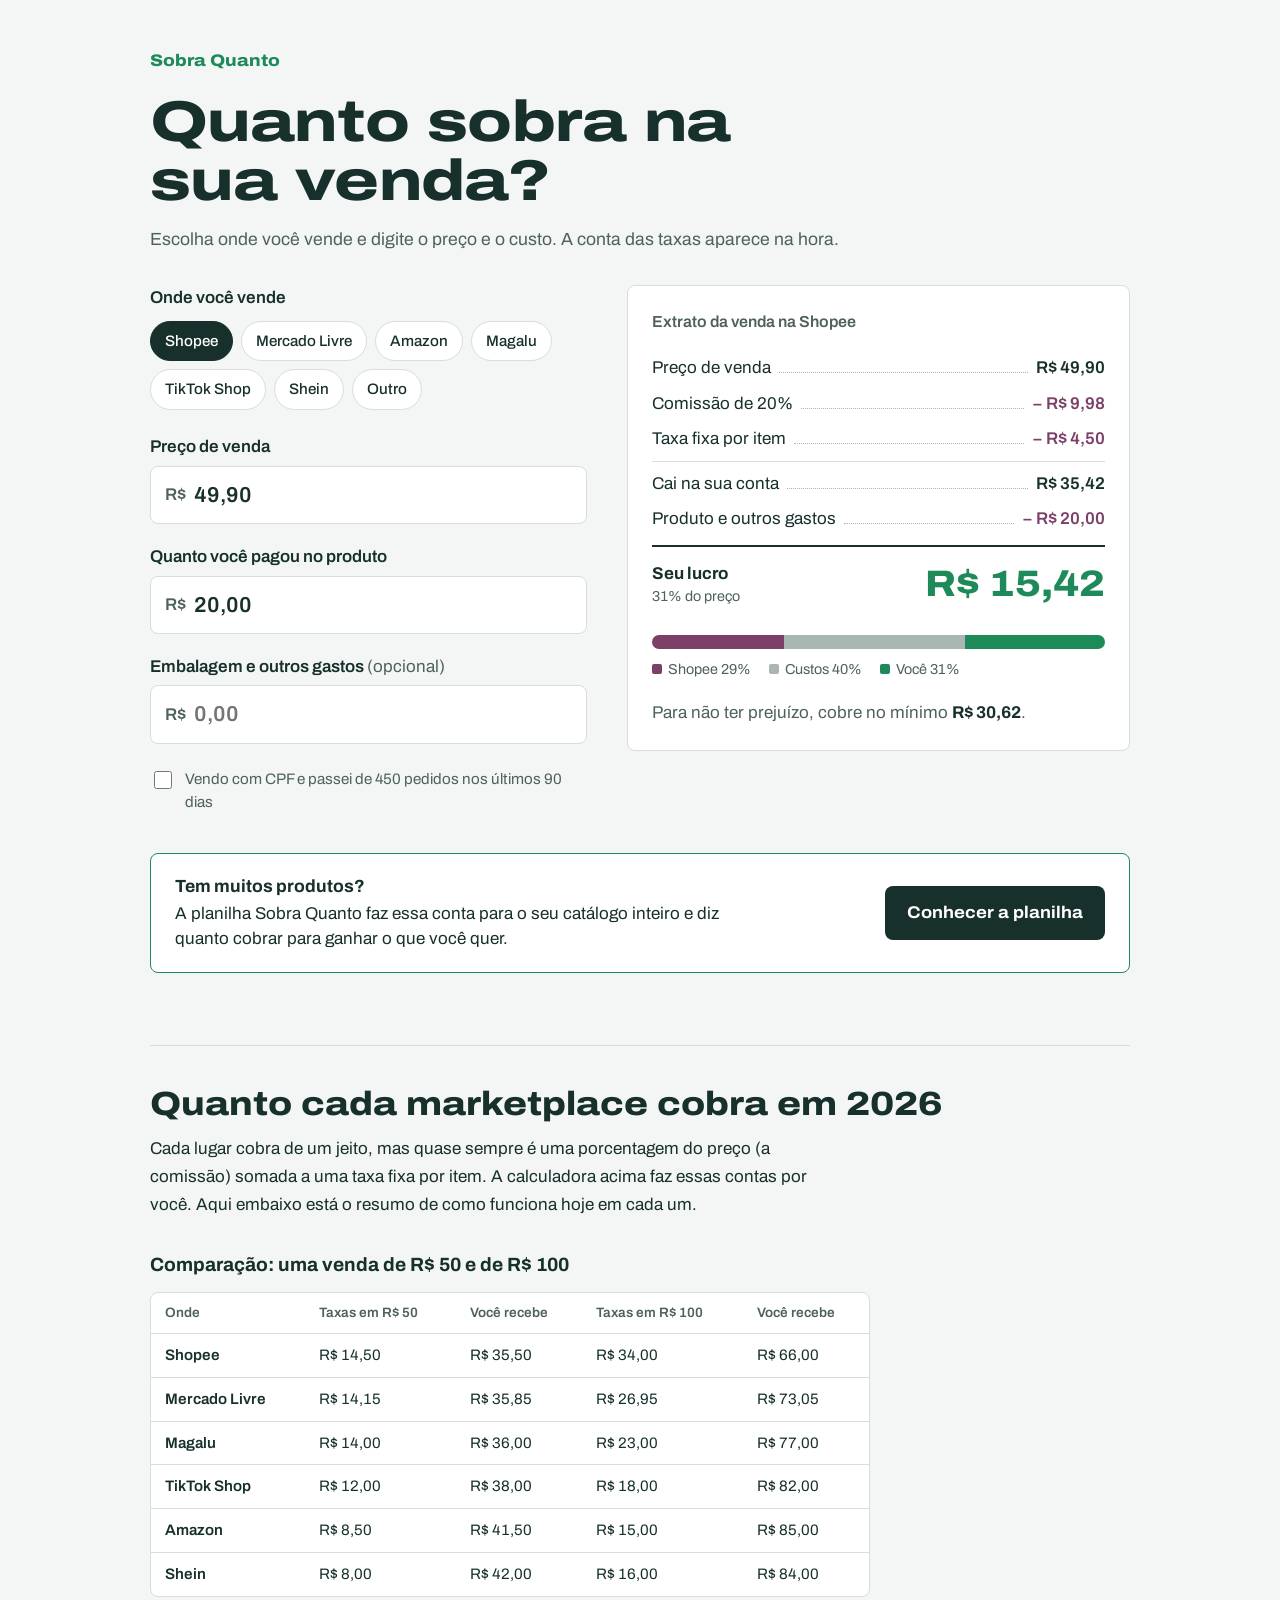
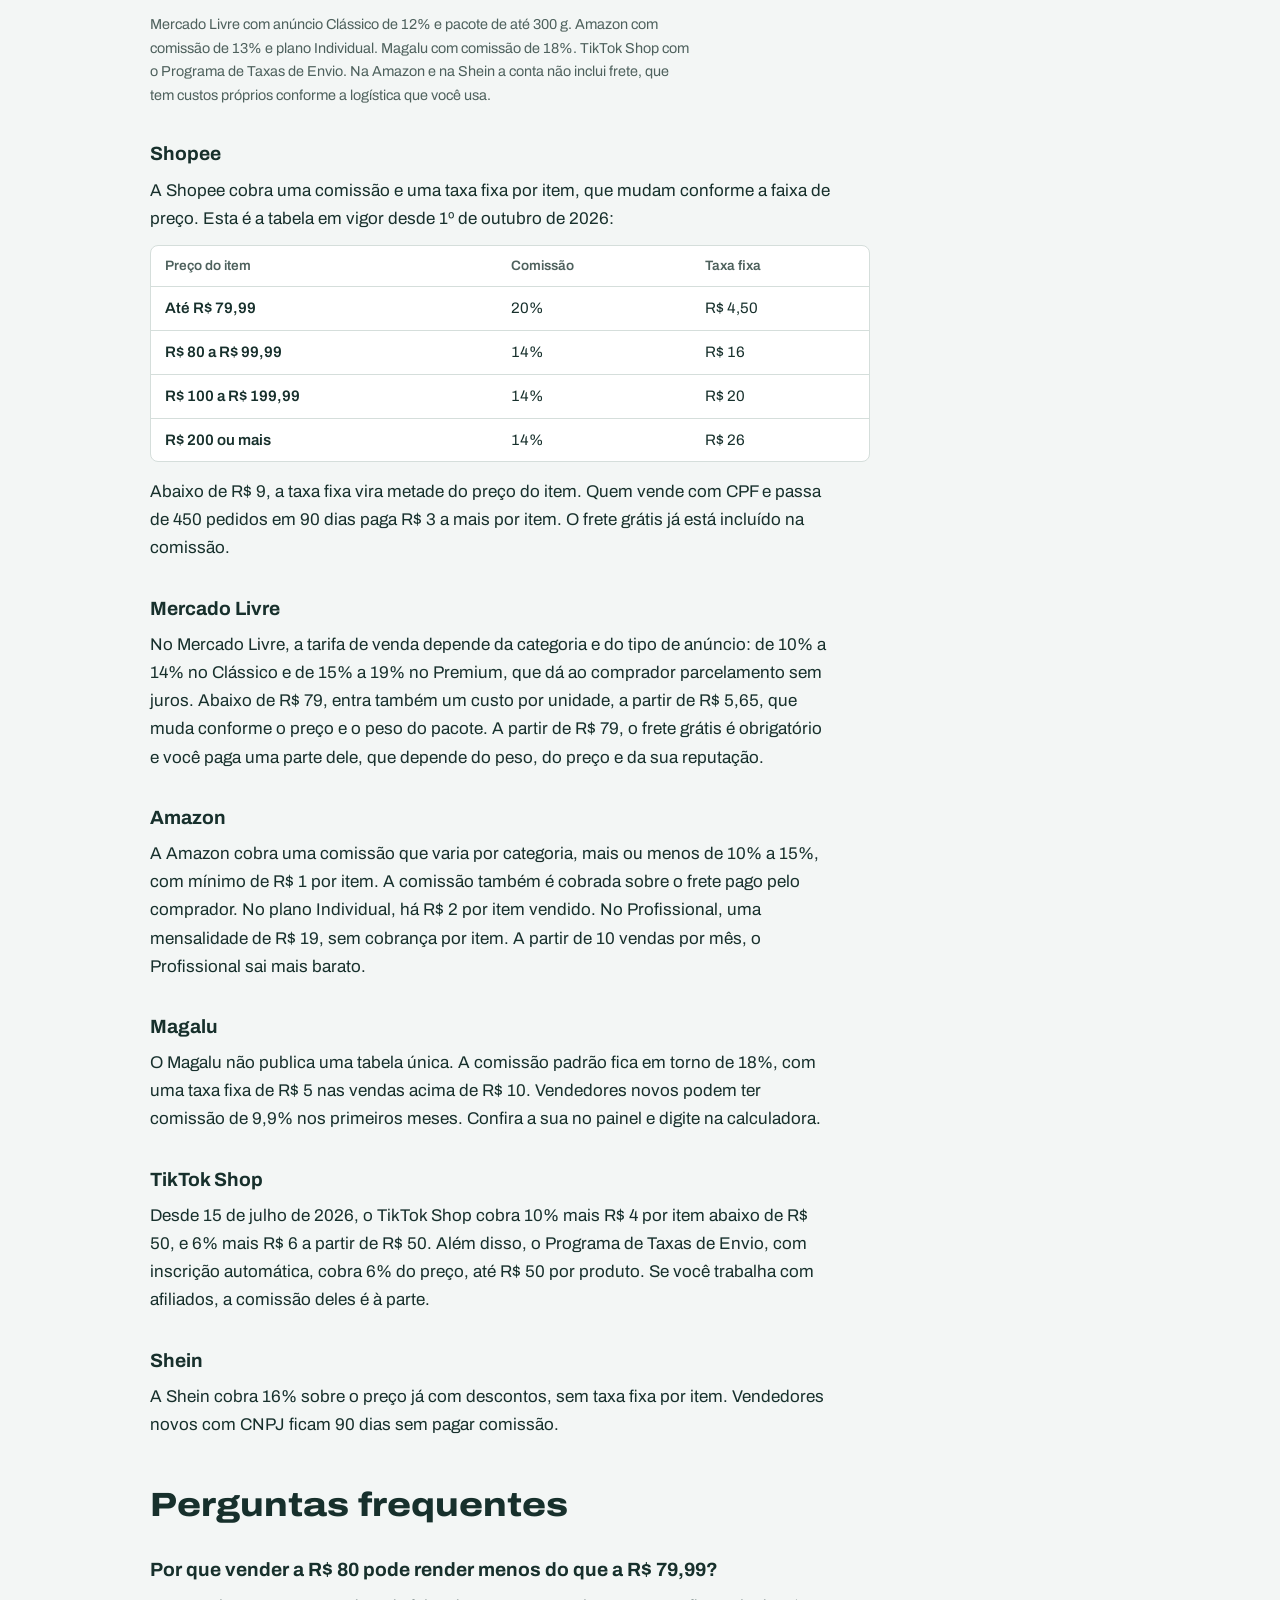
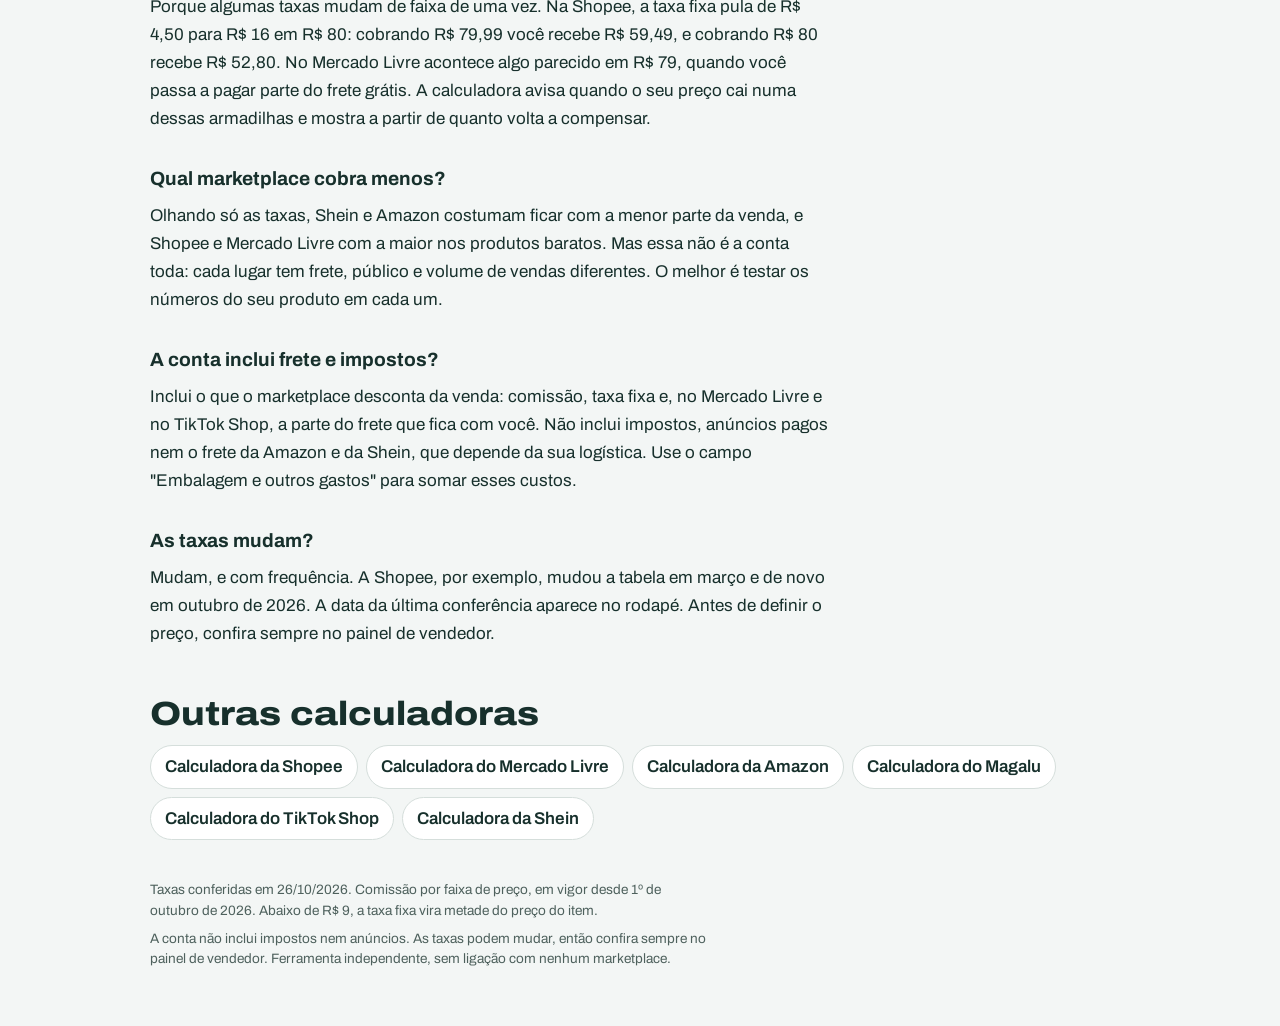
<file: index.html>
<!DOCTYPE html>
<html lang="pt-BR">
<head>
  <meta charset="UTF-8">
  <meta name="viewport" content="width=device-width, initial-scale=1">

  <!-- Título e descrição: é isso que aparece no resultado do Google. -->
  <title>Calculadora de taxas de marketplace 2026: Shopee, Mercado Livre, Amazon e mais</title>
  <meta name="description" content="Escolha onde você vende, digite o preço e o custo e veja na hora quanto o marketplace desconta, quanto cai na sua conta e qual o seu lucro. Shopee, Mercado Livre, Amazon, Magalu, TikTok Shop e Shein.">

  <!-- Endereço oficial da página (ajuda o Google a não achar que existem páginas repetidas). -->
  <link rel="canonical" href="https://pedroomello.github.io/calculadora/">

  <!-- Como o link aparece quando alguém compartilha no WhatsApp ou Facebook. -->
  <meta property="og:type" content="website">
  <meta property="og:locale" content="pt_BR">
  <meta property="og:url" content="https://pedroomello.github.io/calculadora/">
  <meta property="og:title" content="Quanto sobra na sua venda? Calculadora de taxas de marketplace">
  <meta property="og:description" content="Shopee, Mercado Livre, Amazon, Magalu, TikTok Shop e Shein: veja na hora quanto o marketplace desconta e qual o seu lucro.">

  <!-- Fonte do site (Archivo, do Google Fonts). -->
  <link rel="preconnect" href="https://fonts.googleapis.com">
  <link rel="preconnect" href="https://fonts.gstatic.com" crossorigin>
  <link href="https://fonts.googleapis.com/css2?family=Archivo:wdth,wght@62..125,400..800&display=swap" rel="stylesheet">

  <link rel="stylesheet" href="estilo.css">
</head>
<body>

  <header class="topo">
    <a class="marca" href="./">Sobra Quanto</a>
    <h1>Quanto sobra na sua venda?</h1>
    <p class="subtitulo">Escolha onde você vende e digite o preço e o custo. A conta das taxas aparece na hora.</p>
  </header>

  <main class="calculadora">

    <!-- ============ LADO ESQUERDO: O QUE A PESSOA DIGITA ============ -->
    <form class="entradas" onsubmit="return false">

      <!-- Onde a pessoa vende. O "value" de cada opção é usado no calculadora.js. -->
      <fieldset class="lugares">
        <legend>Onde você vende</legend>
        <div class="opcoes-lugar">
          <label><input type="radio" name="lugar" value="shopee" checked><span>Shopee</span></label>
          <label><input type="radio" name="lugar" value="mercado-livre"><span>Mercado Livre</span></label>
          <label><input type="radio" name="lugar" value="amazon"><span>Amazon</span></label>
          <label><input type="radio" name="lugar" value="magalu"><span>Magalu</span></label>
          <label><input type="radio" name="lugar" value="tiktok-shop"><span>TikTok Shop</span></label>
          <label><input type="radio" name="lugar" value="shein"><span>Shein</span></label>
          <label><input type="radio" name="lugar" value="outro"><span>Outro</span></label>
        </div>
      </fieldset>

      <div class="campo">
        <label for="preco">Preço de venda</label>
        <div class="caixa">
          <span aria-hidden="true">R$</span>
          <input id="preco" type="text" inputmode="decimal" autocomplete="off" placeholder="49,90" value="49,90" aria-describedby="erro-preco">
        </div>
        <p class="erro" id="erro-preco" role="alert"></p>
      </div>

      <div class="campo">
        <label for="custo">Quanto você pagou no produto</label>
        <div class="caixa">
          <span aria-hidden="true">R$</span>
          <input id="custo" type="text" inputmode="decimal" autocomplete="off" placeholder="20,00" value="20,00" aria-describedby="erro-custo">
        </div>
        <p class="erro" id="erro-custo" role="alert"></p>
      </div>

      <div class="campo">
        <label for="outros">Embalagem e outros gastos <span class="opcional">(opcional)</span></label>
        <div class="caixa">
          <span aria-hidden="true">R$</span>
          <input id="outros" type="text" inputmode="decimal" autocomplete="off" placeholder="0,00" aria-describedby="erro-outros">
        </div>
        <p class="erro" id="erro-outros" role="alert"></p>
      </div>

      <!-- ===== Campos extras: só aparece o bloco do marketplace escolhido ===== -->

      <div class="extras" data-lugar="shopee">
        <label class="caixinha">
          <input id="shopee-cpf" type="checkbox">
          <span>Vendo com CPF e passei de 450 pedidos nos últimos 90 dias</span>
        </label>
      </div>

      <div class="extras" data-lugar="mercado-livre" hidden>
        <div class="dupla">
          <div class="campo">
            <label for="ml-tipo">Tipo de anúncio</label>
            <select id="ml-tipo">
              <option value="classico">Clássico</option>
              <option value="premium">Premium</option>
            </select>
          </div>
          <div class="campo">
            <label for="ml-comissao">Tarifa de venda</label>
            <div class="caixa">
              <input id="ml-comissao" type="text" inputmode="decimal" autocomplete="off" aria-describedby="erro-ml-comissao dica-ml">
              <span aria-hidden="true">%</span>
            </div>
            <p class="erro" id="erro-ml-comissao" role="alert"></p>
          </div>
        </div>
        <p class="dica" id="dica-ml">Muda conforme a categoria. Veja a sua no anúncio, em "Tarifa de venda".</p>
        <div class="campo">
          <label for="ml-peso">Peso do pacote</label>
          <select id="ml-peso"></select>
        </div>
      </div>

      <div class="extras" data-lugar="amazon" hidden>
        <div class="dupla">
          <div class="campo">
            <label for="amazon-comissao">Comissão da categoria</label>
            <div class="caixa">
              <input id="amazon-comissao" type="text" inputmode="decimal" autocomplete="off" aria-describedby="erro-amazon-comissao">
              <span aria-hidden="true">%</span>
            </div>
            <p class="erro" id="erro-amazon-comissao" role="alert"></p>
          </div>
          <div class="campo">
            <label for="amazon-plano">Seu plano</label>
            <select id="amazon-plano">
              <option value="individual">Individual (R$ 2 por item)</option>
              <option value="profissional">Profissional (mensalidade)</option>
            </select>
          </div>
        </div>
      </div>

      <div class="extras" data-lugar="magalu" hidden>
        <div class="campo">
          <label for="magalu-comissao">Sua comissão</label>
          <div class="caixa caixa-curta">
            <input id="magalu-comissao" type="text" inputmode="decimal" autocomplete="off" aria-describedby="erro-magalu-comissao">
            <span aria-hidden="true">%</span>
          </div>
          <p class="erro" id="erro-magalu-comissao" role="alert"></p>
        </div>
      </div>

      <div class="extras" data-lugar="tiktok-shop" hidden>
        <label class="caixinha">
          <input id="tiktok-frete" type="checkbox" checked>
          <span>Participo do Programa de Taxas de Envio (vem marcado para todo mundo)</span>
        </label>
      </div>

      <div class="extras" data-lugar="outro" hidden>
        <div class="dupla">
          <div class="campo">
            <label for="outro-comissao">Comissão</label>
            <div class="caixa">
              <input id="outro-comissao" type="text" inputmode="decimal" autocomplete="off" placeholder="15" value="15" aria-describedby="erro-outro-comissao">
              <span aria-hidden="true">%</span>
            </div>
            <p class="erro" id="erro-outro-comissao" role="alert"></p>
          </div>
          <div class="campo">
            <label for="outro-fixa">Taxa fixa por venda</label>
            <div class="caixa">
              <span aria-hidden="true">R$</span>
              <input id="outro-fixa" type="text" inputmode="decimal" autocomplete="off" placeholder="0,00" aria-describedby="erro-outro-fixa">
            </div>
            <p class="erro" id="erro-outro-fixa" role="alert"></p>
          </div>
        </div>
      </div>

    </form>

    <!-- ============ LADO DIREITO: O RESULTADO ============ -->
    <section class="extrato" aria-live="polite">

      <p id="vazio" class="vazio">Digite o preço de venda para ver a conta.</p>

      <div id="resultado">
        <h2 id="r-titulo">Extrato da venda</h2>

        <dl class="linhas">
          <div class="linha">
            <dt>Preço de venda</dt>
            <dd id="r-preco"></dd>
          </div>

          <!-- As linhas de taxa mudam conforme o marketplace. O calculadora.js desenha aqui. -->
          <div id="r-descontos"></div>

          <div class="linha subtotal">
            <dt>Cai na sua conta</dt>
            <dd id="r-repasse"></dd>
          </div>
          <div class="linha desconto">
            <dt>Produto e outros gastos</dt>
            <dd id="r-custos"></dd>
          </div>
          <div class="linha total" id="linha-lucro">
            <dt><span id="r-lucro-rotulo">Seu lucro</span> <span id="r-margem" class="margem"></span></dt>
            <dd id="r-lucro"></dd>
          </div>
        </dl>

        <!-- Barra mostrando para onde vai cada real da venda. -->
        <div class="barra" aria-hidden="true">
          <span id="barra-taxa" class="parte taxa"></span>
          <span id="barra-custo" class="parte custo"></span>
          <span id="barra-lucro" class="parte lucro"></span>
        </div>
        <ul class="legenda">
          <li class="taxa" id="legenda-taxa"></li>
          <li class="custo" id="legenda-custo"></li>
          <li class="lucro" id="legenda-lucro"></li>
        </ul>

        <div id="aviso" class="aviso" hidden>
          <strong>Cuidado com este preço.</strong>
          <p id="aviso-texto"></p>
        </div>

        <p class="minimo" id="minimo">
          Para não ter prejuízo, cobre no mínimo <strong id="r-minimo"></strong>.
        </p>
      </div>

    </section>
  </main>

  <!-- Convite para a planilha paga -->
  <aside class="faixa-planilha">
    <p>
      <strong>Tem muitos produtos?</strong>
      A planilha Sobra Quanto faz essa conta para o seu catálogo inteiro e diz quanto cobrar para ganhar o que você quer.
    </p>
    <a href="planilha.html">Conhecer a planilha</a>
  </aside>

  <!-- ============ TEXTO EXPLICATIVO (ajuda o Google a entender a página) ============
       ATENÇÃO: os números daqui são escritos à mão. Quando mudar o taxas.js,
       atualize também este texto. -->
  <article class="explica">

    <h2>Quanto cada marketplace cobra em 2026</h2>
    <p>
      Cada lugar cobra de um jeito, mas quase sempre é uma porcentagem do preço (a comissão)
      somada a uma taxa fixa por item. A calculadora acima faz essas contas por você.
      Aqui embaixo está o resumo de como funciona hoje em cada um.
    </p>

    <h3>Comparação: uma venda de R$ 50 e de R$ 100</h3>
    <div class="tabela-rolagem">
      <table>
        <thead>
          <tr>
            <th scope="col">Onde</th>
            <th scope="col">Taxas em R$ 50</th>
            <th scope="col">Você recebe</th>
            <th scope="col">Taxas em R$ 100</th>
            <th scope="col">Você recebe</th>
          </tr>
        </thead>
        <tbody>
          <tr><th scope="row">Shopee</th><td>R$ 14,50</td><td>R$ 35,50</td><td>R$ 34,00</td><td>R$ 66,00</td></tr>
          <tr><th scope="row">Mercado Livre</th><td>R$ 14,15</td><td>R$ 35,85</td><td>R$ 26,95</td><td>R$ 73,05</td></tr>
          <tr><th scope="row">Magalu</th><td>R$ 14,00</td><td>R$ 36,00</td><td>R$ 23,00</td><td>R$ 77,00</td></tr>
          <tr><th scope="row">TikTok Shop</th><td>R$ 12,00</td><td>R$ 38,00</td><td>R$ 18,00</td><td>R$ 82,00</td></tr>
          <tr><th scope="row">Amazon</th><td>R$ 8,50</td><td>R$ 41,50</td><td>R$ 15,00</td><td>R$ 85,00</td></tr>
          <tr><th scope="row">Shein</th><td>R$ 8,00</td><td>R$ 42,00</td><td>R$ 16,00</td><td>R$ 84,00</td></tr>
        </tbody>
      </table>
    </div>
    <p class="nota-tabela">
      Mercado Livre com anúncio Clássico de 12% e pacote de até 300 g. Amazon com comissão de 13% e plano Individual.
      Magalu com comissão de 18%. TikTok Shop com o Programa de Taxas de Envio. Na Amazon e na Shein a conta não inclui
      frete, que tem custos próprios conforme a logística que você usa.
    </p>

    <h3>Shopee</h3>
    <p>
      A Shopee cobra uma comissão e uma taxa fixa por item, que mudam conforme a faixa de preço.
      Esta é a tabela em vigor desde 1º de outubro de 2026:
    </p>
    <div class="tabela-rolagem">
      <table>
        <thead>
          <tr><th scope="col">Preço do item</th><th scope="col">Comissão</th><th scope="col">Taxa fixa</th></tr>
        </thead>
        <tbody>
          <tr><th scope="row">Até R$ 79,99</th><td>20%</td><td>R$ 4,50</td></tr>
          <tr><th scope="row">R$ 80 a R$ 99,99</th><td>14%</td><td>R$ 16</td></tr>
          <tr><th scope="row">R$ 100 a R$ 199,99</th><td>14%</td><td>R$ 20</td></tr>
          <tr><th scope="row">R$ 200 ou mais</th><td>14%</td><td>R$ 26</td></tr>
        </tbody>
      </table>
    </div>
    <p>
      Abaixo de R$ 9, a taxa fixa vira metade do preço do item. Quem vende com CPF e passa de 450 pedidos
      em 90 dias paga R$ 3 a mais por item. O frete grátis já está incluído na comissão.
    </p>

    <h3>Mercado Livre</h3>
    <p>
      No Mercado Livre, a tarifa de venda depende da categoria e do tipo de anúncio: de 10% a 14% no Clássico
      e de 15% a 19% no Premium, que dá ao comprador parcelamento sem juros. Abaixo de R$ 79, entra também um
      custo por unidade, a partir de R$ 5,65, que muda conforme o preço e o peso do pacote. A partir de R$ 79,
      o frete grátis é obrigatório e você paga uma parte dele, que depende do peso, do preço e da sua reputação.
    </p>

    <h3>Amazon</h3>
    <p>
      A Amazon cobra uma comissão que varia por categoria, mais ou menos de 10% a 15%, com mínimo de R$ 1 por item.
      A comissão também é cobrada sobre o frete pago pelo comprador. No plano Individual, há R$ 2 por item vendido.
      No Profissional, uma mensalidade de R$ 19, sem cobrança por item. A partir de 10 vendas por mês,
      o Profissional sai mais barato.
    </p>

    <h3>Magalu</h3>
    <p>
      O Magalu não publica uma tabela única. A comissão padrão fica em torno de 18%, com uma taxa fixa de R$ 5
      nas vendas acima de R$ 10. Vendedores novos podem ter comissão de 9,9% nos primeiros meses. Confira a sua
      no painel e digite na calculadora.
    </p>

    <h3>TikTok Shop</h3>
    <p>
      Desde 15 de julho de 2026, o TikTok Shop cobra 10% mais R$ 4 por item abaixo de R$ 50, e 6% mais R$ 6
      a partir de R$ 50. Além disso, o Programa de Taxas de Envio, com inscrição automática, cobra 6% do preço,
      até R$ 50 por produto. Se você trabalha com afiliados, a comissão deles é à parte.
    </p>

    <h3>Shein</h3>
    <p>
      A Shein cobra 16% sobre o preço já com descontos, sem taxa fixa por item.
      Vendedores novos com CNPJ ficam 90 dias sem pagar comissão.
    </p>

    <h2>Perguntas frequentes</h2>

    <h3>Por que vender a R$ 80 pode render menos do que a R$ 79,99?</h3>
    <p>
      Porque algumas taxas mudam de faixa de uma vez. Na Shopee, a taxa fixa pula de R$ 4,50 para R$ 16 em R$ 80:
      cobrando R$ 79,99 você recebe R$ 59,49, e cobrando R$ 80 recebe R$ 52,80. No Mercado Livre acontece algo
      parecido em R$ 79, quando você passa a pagar parte do frete grátis. A calculadora avisa quando o seu preço
      cai numa dessas armadilhas e mostra a partir de quanto volta a compensar.
    </p>

    <h3>Qual marketplace cobra menos?</h3>
    <p>
      Olhando só as taxas, Shein e Amazon costumam ficar com a menor parte da venda, e Shopee e Mercado Livre
      com a maior nos produtos baratos. Mas essa não é a conta toda: cada lugar tem frete, público e volume de
      vendas diferentes. O melhor é testar os números do seu produto em cada um.
    </p>

    <h3>A conta inclui frete e impostos?</h3>
    <p>
      Inclui o que o marketplace desconta da venda: comissão, taxa fixa e, no Mercado Livre e no TikTok Shop,
      a parte do frete que fica com você. Não inclui impostos, anúncios pagos nem o frete da Amazon e da Shein,
      que depende da sua logística. Use o campo "Embalagem e outros gastos" para somar esses custos.
    </p>

    <h3>As taxas mudam?</h3>
    <p>
      Mudam, e com frequência. A Shopee, por exemplo, mudou a tabela em março e de novo em outubro de 2026.
      A data da última conferência aparece no rodapé. Antes de definir o preço, confira sempre no painel de vendedor.
    </p>

    <h2>Outras calculadoras</h2>
    <ul class="outras">
      <li><a href="calculadora-shopee.html">Calculadora da Shopee</a></li>
      <li><a href="calculadora-mercado-livre.html">Calculadora do Mercado Livre</a></li>
      <li><a href="calculadora-amazon.html">Calculadora da Amazon</a></li>
      <li><a href="calculadora-magalu.html">Calculadora do Magalu</a></li>
      <li><a href="calculadora-tiktok-shop.html">Calculadora do TikTok Shop</a></li>
      <li><a href="calculadora-shein.html">Calculadora da Shein</a></li>
    </ul>

  </article>

  <footer class="rodape">
    <p>
      Taxas conferidas em <span id="data-taxas"></span>. <span id="nota-taxas"></span>
    </p>
    <p>
      A conta não inclui impostos nem anúncios. As taxas podem mudar, então confira sempre no painel de vendedor.
      Ferramenta independente, sem ligação com nenhum marketplace.
    </p>
  </footer>

  <!-- Primeiro as taxas, depois a calculadora (ela usa as taxas). -->
  <script src="taxas.js"></script>
  <script src="calculadora.js"></script>
</body>
</html>
</file>
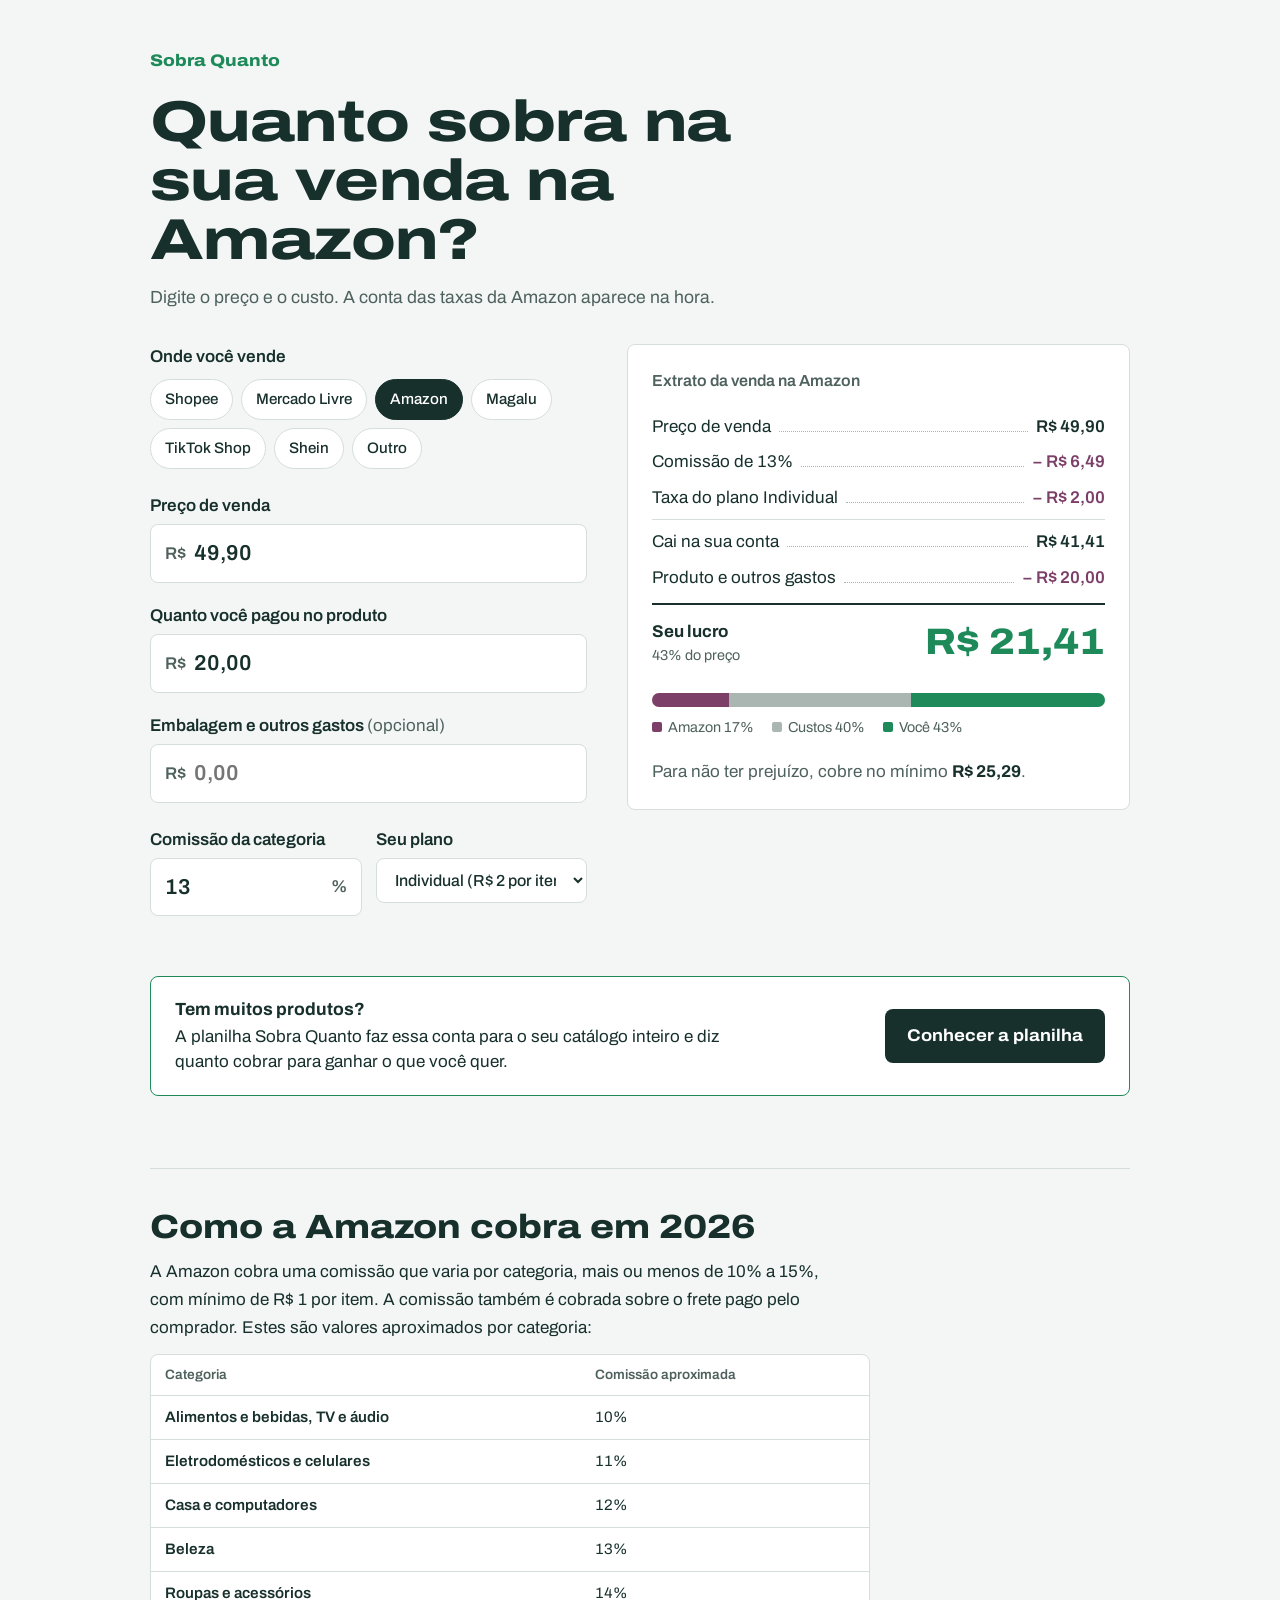
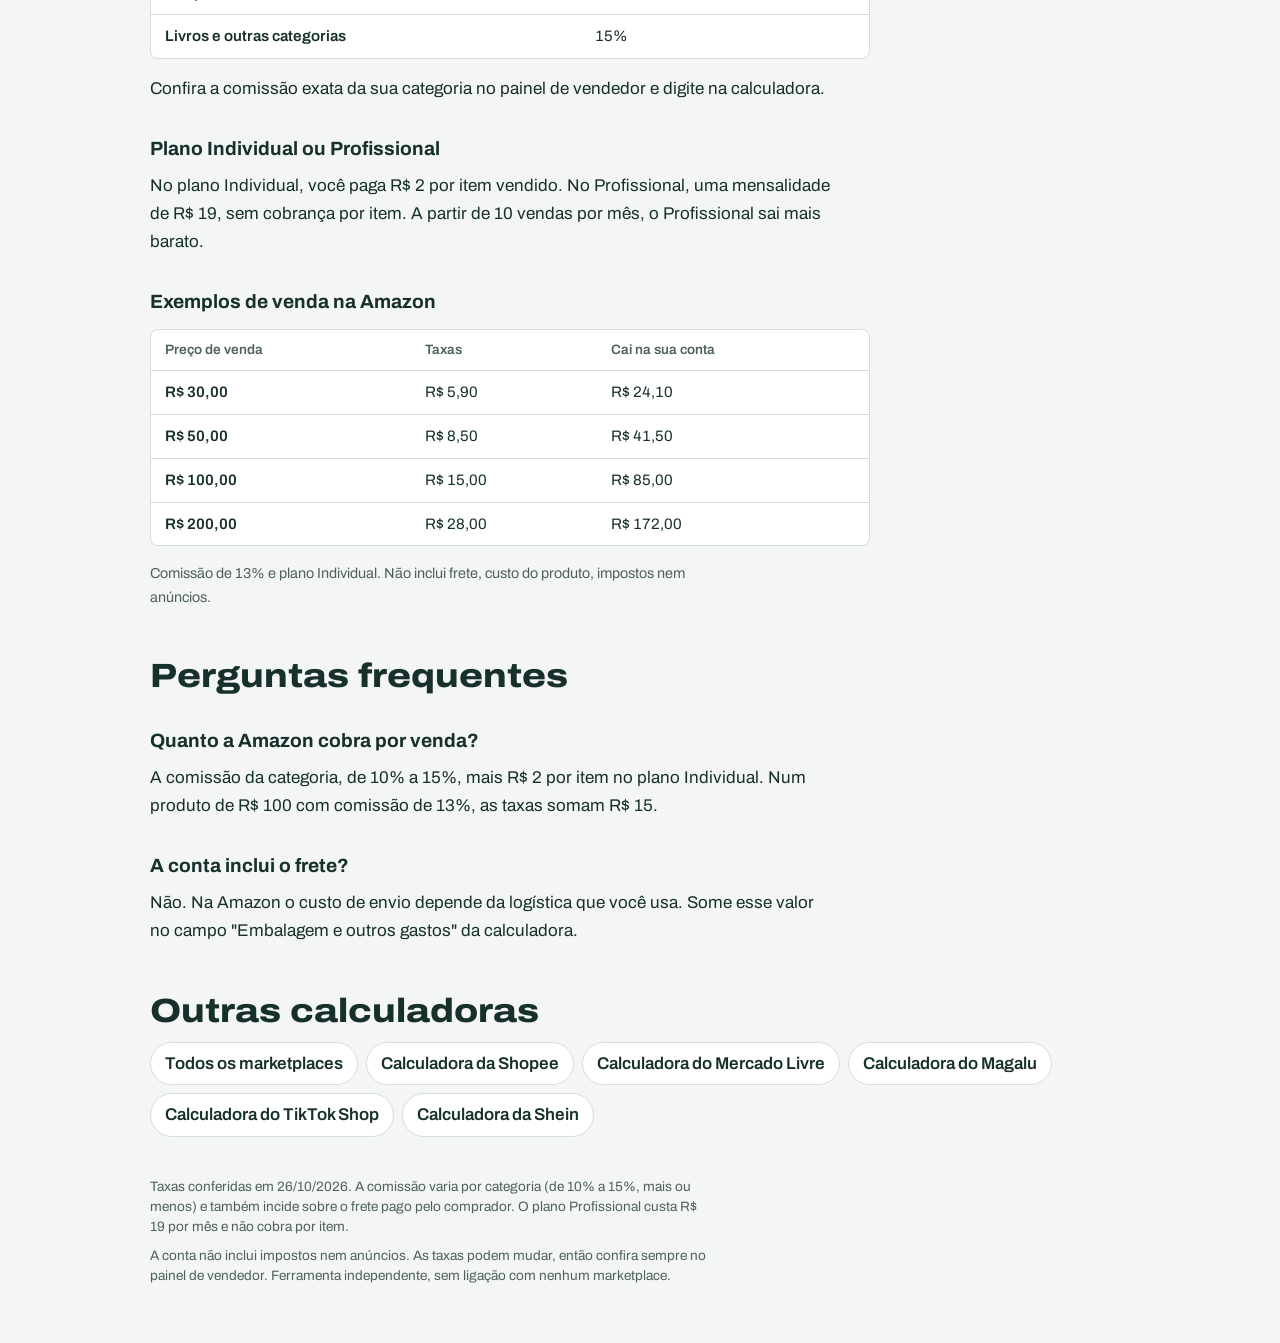
<file: calculadora-amazon.html>
<!DOCTYPE html>
<html lang="pt-BR">
<head>
  <meta charset="UTF-8">
  <meta name="viewport" content="width=device-width, initial-scale=1">

  <!-- Título e descrição: é isso que aparece no resultado do Google. -->
  <title>Calculadora de taxas da Amazon 2026 | Sobra Quanto</title>
  <meta name="description" content="Calcule a comissão da Amazon por categoria e a taxa do plano Individual, e veja quanto cai na sua conta e o seu lucro. Taxas de 2026.">

  <!-- Endereço oficial da página (ajuda o Google a não achar que existem páginas repetidas). -->
  <link rel="canonical" href="https://pedroomello.github.io/calculadora/calculadora-amazon.html">

  <!-- Como o link aparece quando alguém compartilha no WhatsApp ou Facebook. -->
  <meta property="og:type" content="website">
  <meta property="og:locale" content="pt_BR">
  <meta property="og:url" content="https://pedroomello.github.io/calculadora/calculadora-amazon.html">
  <meta property="og:title" content="Quanto sobra na sua venda na Amazon?">
  <meta property="og:description" content="Calcule a comissão da Amazon por categoria e a taxa do plano Individual, e veja quanto cai na sua conta e o seu lucro. Taxas de 2026.">

  <!-- Fonte do site (Archivo, do Google Fonts). -->
  <link rel="preconnect" href="https://fonts.googleapis.com">
  <link rel="preconnect" href="https://fonts.gstatic.com" crossorigin>
  <link href="https://fonts.googleapis.com/css2?family=Archivo:wdth,wght@62..125,400..800&display=swap" rel="stylesheet">

  <link rel="stylesheet" href="estilo.css">
</head>
<body>

  <header class="topo">
    <a class="marca" href="./">Sobra Quanto</a>
    <h1>Quanto sobra na sua venda na Amazon?</h1>
    <p class="subtitulo">Digite o preço e o custo. A conta das taxas da Amazon aparece na hora.</p>
  </header>

  <main class="calculadora">

    <!-- ============ LADO ESQUERDO: O QUE A PESSOA DIGITA ============ -->
    <form class="entradas" onsubmit="return false">

      <!-- Onde a pessoa vende. O "value" de cada opção é usado no calculadora.js. -->
      <fieldset class="lugares">
        <legend>Onde você vende</legend>
        <div class="opcoes-lugar">
          <label><input type="radio" name="lugar" value="shopee"><span>Shopee</span></label>
          <label><input type="radio" name="lugar" value="mercado-livre"><span>Mercado Livre</span></label>
          <label><input type="radio" name="lugar" value="amazon" checked><span>Amazon</span></label>
          <label><input type="radio" name="lugar" value="magalu"><span>Magalu</span></label>
          <label><input type="radio" name="lugar" value="tiktok-shop"><span>TikTok Shop</span></label>
          <label><input type="radio" name="lugar" value="shein"><span>Shein</span></label>
          <label><input type="radio" name="lugar" value="outro"><span>Outro</span></label>
        </div>
      </fieldset>

      <div class="campo">
        <label for="preco">Preço de venda</label>
        <div class="caixa">
          <span aria-hidden="true">R$</span>
          <input id="preco" type="text" inputmode="decimal" autocomplete="off" placeholder="49,90" value="49,90" aria-describedby="erro-preco">
        </div>
        <p class="erro" id="erro-preco" role="alert"></p>
      </div>

      <div class="campo">
        <label for="custo">Quanto você pagou no produto</label>
        <div class="caixa">
          <span aria-hidden="true">R$</span>
          <input id="custo" type="text" inputmode="decimal" autocomplete="off" placeholder="20,00" value="20,00" aria-describedby="erro-custo">
        </div>
        <p class="erro" id="erro-custo" role="alert"></p>
      </div>

      <div class="campo">
        <label for="outros">Embalagem e outros gastos <span class="opcional">(opcional)</span></label>
        <div class="caixa">
          <span aria-hidden="true">R$</span>
          <input id="outros" type="text" inputmode="decimal" autocomplete="off" placeholder="0,00" aria-describedby="erro-outros">
        </div>
        <p class="erro" id="erro-outros" role="alert"></p>
      </div>

      <!-- ===== Campos extras: só aparece o bloco do marketplace escolhido ===== -->

      <div class="extras" data-lugar="shopee">
        <label class="caixinha">
          <input id="shopee-cpf" type="checkbox">
          <span>Vendo com CPF e passei de 450 pedidos nos últimos 90 dias</span>
        </label>
      </div>

      <div class="extras" data-lugar="mercado-livre" hidden>
        <div class="dupla">
          <div class="campo">
            <label for="ml-tipo">Tipo de anúncio</label>
            <select id="ml-tipo">
              <option value="classico">Clássico</option>
              <option value="premium">Premium</option>
            </select>
          </div>
          <div class="campo">
            <label for="ml-comissao">Tarifa de venda</label>
            <div class="caixa">
              <input id="ml-comissao" type="text" inputmode="decimal" autocomplete="off" aria-describedby="erro-ml-comissao dica-ml">
              <span aria-hidden="true">%</span>
            </div>
            <p class="erro" id="erro-ml-comissao" role="alert"></p>
          </div>
        </div>
        <p class="dica" id="dica-ml">Muda conforme a categoria. Veja a sua no anúncio, em "Tarifa de venda".</p>
        <div class="campo">
          <label for="ml-peso">Peso do pacote</label>
          <select id="ml-peso"></select>
        </div>
      </div>

      <div class="extras" data-lugar="amazon" hidden>
        <div class="dupla">
          <div class="campo">
            <label for="amazon-comissao">Comissão da categoria</label>
            <div class="caixa">
              <input id="amazon-comissao" type="text" inputmode="decimal" autocomplete="off" aria-describedby="erro-amazon-comissao">
              <span aria-hidden="true">%</span>
            </div>
            <p class="erro" id="erro-amazon-comissao" role="alert"></p>
          </div>
          <div class="campo">
            <label for="amazon-plano">Seu plano</label>
            <select id="amazon-plano">
              <option value="individual">Individual (R$ 2 por item)</option>
              <option value="profissional">Profissional (mensalidade)</option>
            </select>
          </div>
        </div>
      </div>

      <div class="extras" data-lugar="magalu" hidden>
        <div class="campo">
          <label for="magalu-comissao">Sua comissão</label>
          <div class="caixa caixa-curta">
            <input id="magalu-comissao" type="text" inputmode="decimal" autocomplete="off" aria-describedby="erro-magalu-comissao">
            <span aria-hidden="true">%</span>
          </div>
          <p class="erro" id="erro-magalu-comissao" role="alert"></p>
        </div>
      </div>

      <div class="extras" data-lugar="tiktok-shop" hidden>
        <label class="caixinha">
          <input id="tiktok-frete" type="checkbox" checked>
          <span>Participo do Programa de Taxas de Envio (vem marcado para todo mundo)</span>
        </label>
      </div>

      <div class="extras" data-lugar="outro" hidden>
        <div class="dupla">
          <div class="campo">
            <label for="outro-comissao">Comissão</label>
            <div class="caixa">
              <input id="outro-comissao" type="text" inputmode="decimal" autocomplete="off" placeholder="15" value="15" aria-describedby="erro-outro-comissao">
              <span aria-hidden="true">%</span>
            </div>
            <p class="erro" id="erro-outro-comissao" role="alert"></p>
          </div>
          <div class="campo">
            <label for="outro-fixa">Taxa fixa por venda</label>
            <div class="caixa">
              <span aria-hidden="true">R$</span>
              <input id="outro-fixa" type="text" inputmode="decimal" autocomplete="off" placeholder="0,00" aria-describedby="erro-outro-fixa">
            </div>
            <p class="erro" id="erro-outro-fixa" role="alert"></p>
          </div>
        </div>
      </div>

    </form>

    <!-- ============ LADO DIREITO: O RESULTADO ============ -->
    <section class="extrato" aria-live="polite">

      <p id="vazio" class="vazio">Digite o preço de venda para ver a conta.</p>

      <div id="resultado">
        <h2 id="r-titulo">Extrato da venda</h2>

        <dl class="linhas">
          <div class="linha">
            <dt>Preço de venda</dt>
            <dd id="r-preco"></dd>
          </div>

          <!-- As linhas de taxa mudam conforme o marketplace. O calculadora.js desenha aqui. -->
          <div id="r-descontos"></div>

          <div class="linha subtotal">
            <dt>Cai na sua conta</dt>
            <dd id="r-repasse"></dd>
          </div>
          <div class="linha desconto">
            <dt>Produto e outros gastos</dt>
            <dd id="r-custos"></dd>
          </div>
          <div class="linha total" id="linha-lucro">
            <dt><span id="r-lucro-rotulo">Seu lucro</span> <span id="r-margem" class="margem"></span></dt>
            <dd id="r-lucro"></dd>
          </div>
        </dl>

        <!-- Barra mostrando para onde vai cada real da venda. -->
        <div class="barra" aria-hidden="true">
          <span id="barra-taxa" class="parte taxa"></span>
          <span id="barra-custo" class="parte custo"></span>
          <span id="barra-lucro" class="parte lucro"></span>
        </div>
        <ul class="legenda">
          <li class="taxa" id="legenda-taxa"></li>
          <li class="custo" id="legenda-custo"></li>
          <li class="lucro" id="legenda-lucro"></li>
        </ul>

        <div id="aviso" class="aviso" hidden>
          <strong>Cuidado com este preço.</strong>
          <p id="aviso-texto"></p>
        </div>

        <p class="minimo" id="minimo">
          Para não ter prejuízo, cobre no mínimo <strong id="r-minimo"></strong>.
        </p>
      </div>

    </section>
  </main>

  <!-- Convite para a planilha paga -->
  <aside class="faixa-planilha">
    <p>
      <strong>Tem muitos produtos?</strong>
      A planilha Sobra Quanto faz essa conta para o seu catálogo inteiro e diz quanto cobrar para ganhar o que você quer.
    </p>
    <a href="planilha.html">Conhecer a planilha</a>
  </aside>

  <!-- ============ TEXTO EXPLICATIVO (ajuda o Google a entender a página) ============
       ATENÇÃO: os números daqui são escritos à mão. Quando mudar o taxas.js,
       atualize também este texto. -->
  <article class="explica">
    <!-- ATENÇÃO: os números daqui são escritos à mão. Quando mudar o taxas.js, atualize também. -->

    <h2>Como a Amazon cobra em 2026</h2>
    <p>
      A Amazon cobra uma comissão que varia por categoria, mais ou menos de 10% a 15%, com mínimo de R$ 1 por item.
      A comissão também é cobrada sobre o frete pago pelo comprador. Estes são valores aproximados por categoria:
    </p>
    <div class="tabela-rolagem">
      <table>
        <thead><tr><th scope="col">Categoria</th><th scope="col">Comissão aproximada</th></tr></thead>
        <tbody>
          <tr><th scope="row">Alimentos e bebidas, TV e áudio</th><td>10%</td></tr>
          <tr><th scope="row">Eletrodomésticos e celulares</th><td>11%</td></tr>
          <tr><th scope="row">Casa e computadores</th><td>12%</td></tr>
          <tr><th scope="row">Beleza</th><td>13%</td></tr>
          <tr><th scope="row">Roupas e acessórios</th><td>14%</td></tr>
          <tr><th scope="row">Livros e outras categorias</th><td>15%</td></tr>
        </tbody>
      </table>
    </div>
    <p>Confira a comissão exata da sua categoria no painel de vendedor e digite na calculadora.</p>
    <h3>Plano Individual ou Profissional</h3>
    <p>No plano Individual, você paga R$ 2 por item vendido. No Profissional, uma mensalidade de R$ 19, sem cobrança por item. A partir de 10 vendas por mês, o Profissional sai mais barato.</p>

    <h3>Exemplos de venda na Amazon</h3>
    <div class="tabela-rolagem">
      <table>
        <thead>
          <tr><th scope="col">Preço de venda</th><th scope="col">Taxas</th><th scope="col">Cai na sua conta</th></tr>
        </thead>
        <tbody>
          <tr><th scope="row">R$ 30,00</th><td>R$ 5,90</td><td>R$ 24,10</td></tr>
          <tr><th scope="row">R$ 50,00</th><td>R$ 8,50</td><td>R$ 41,50</td></tr>
          <tr><th scope="row">R$ 100,00</th><td>R$ 15,00</td><td>R$ 85,00</td></tr>
          <tr><th scope="row">R$ 200,00</th><td>R$ 28,00</td><td>R$ 172,00</td></tr>
        </tbody>
      </table>
    </div>
    <p class="nota-tabela">Comissão de 13% e plano Individual. Não inclui frete, custo do produto, impostos nem anúncios.</p>

    <h2>Perguntas frequentes</h2>
    <h3>Quanto a Amazon cobra por venda?</h3>
    <p>A comissão da categoria, de 10% a 15%, mais R$ 2 por item no plano Individual. Num produto de R$ 100 com comissão de 13%, as taxas somam R$ 15.</p>
    <h3>A conta inclui o frete?</h3>
    <p>Não. Na Amazon o custo de envio depende da logística que você usa. Some esse valor no campo "Embalagem e outros gastos" da calculadora.</p>

    <h2>Outras calculadoras</h2>
    <ul class="outras">
      <li><a href="./">Todos os marketplaces</a></li>
      <li><a href="calculadora-shopee.html">Calculadora da Shopee</a></li>
      <li><a href="calculadora-mercado-livre.html">Calculadora do Mercado Livre</a></li>
      <li><a href="calculadora-magalu.html">Calculadora do Magalu</a></li>
      <li><a href="calculadora-tiktok-shop.html">Calculadora do TikTok Shop</a></li>
      <li><a href="calculadora-shein.html">Calculadora da Shein</a></li>
    </ul>

  </article>

  <footer class="rodape">
    <p>
      Taxas conferidas em <span id="data-taxas"></span>. <span id="nota-taxas"></span>
    </p>
    <p>
      A conta não inclui impostos nem anúncios. As taxas podem mudar, então confira sempre no painel de vendedor.
      Ferramenta independente, sem ligação com nenhum marketplace.
    </p>
  </footer>

  <!-- Primeiro as taxas, depois a calculadora (ela usa as taxas). -->
  <script src="taxas.js"></script>
  <script src="calculadora.js"></script>
</body>
</html>
</file>
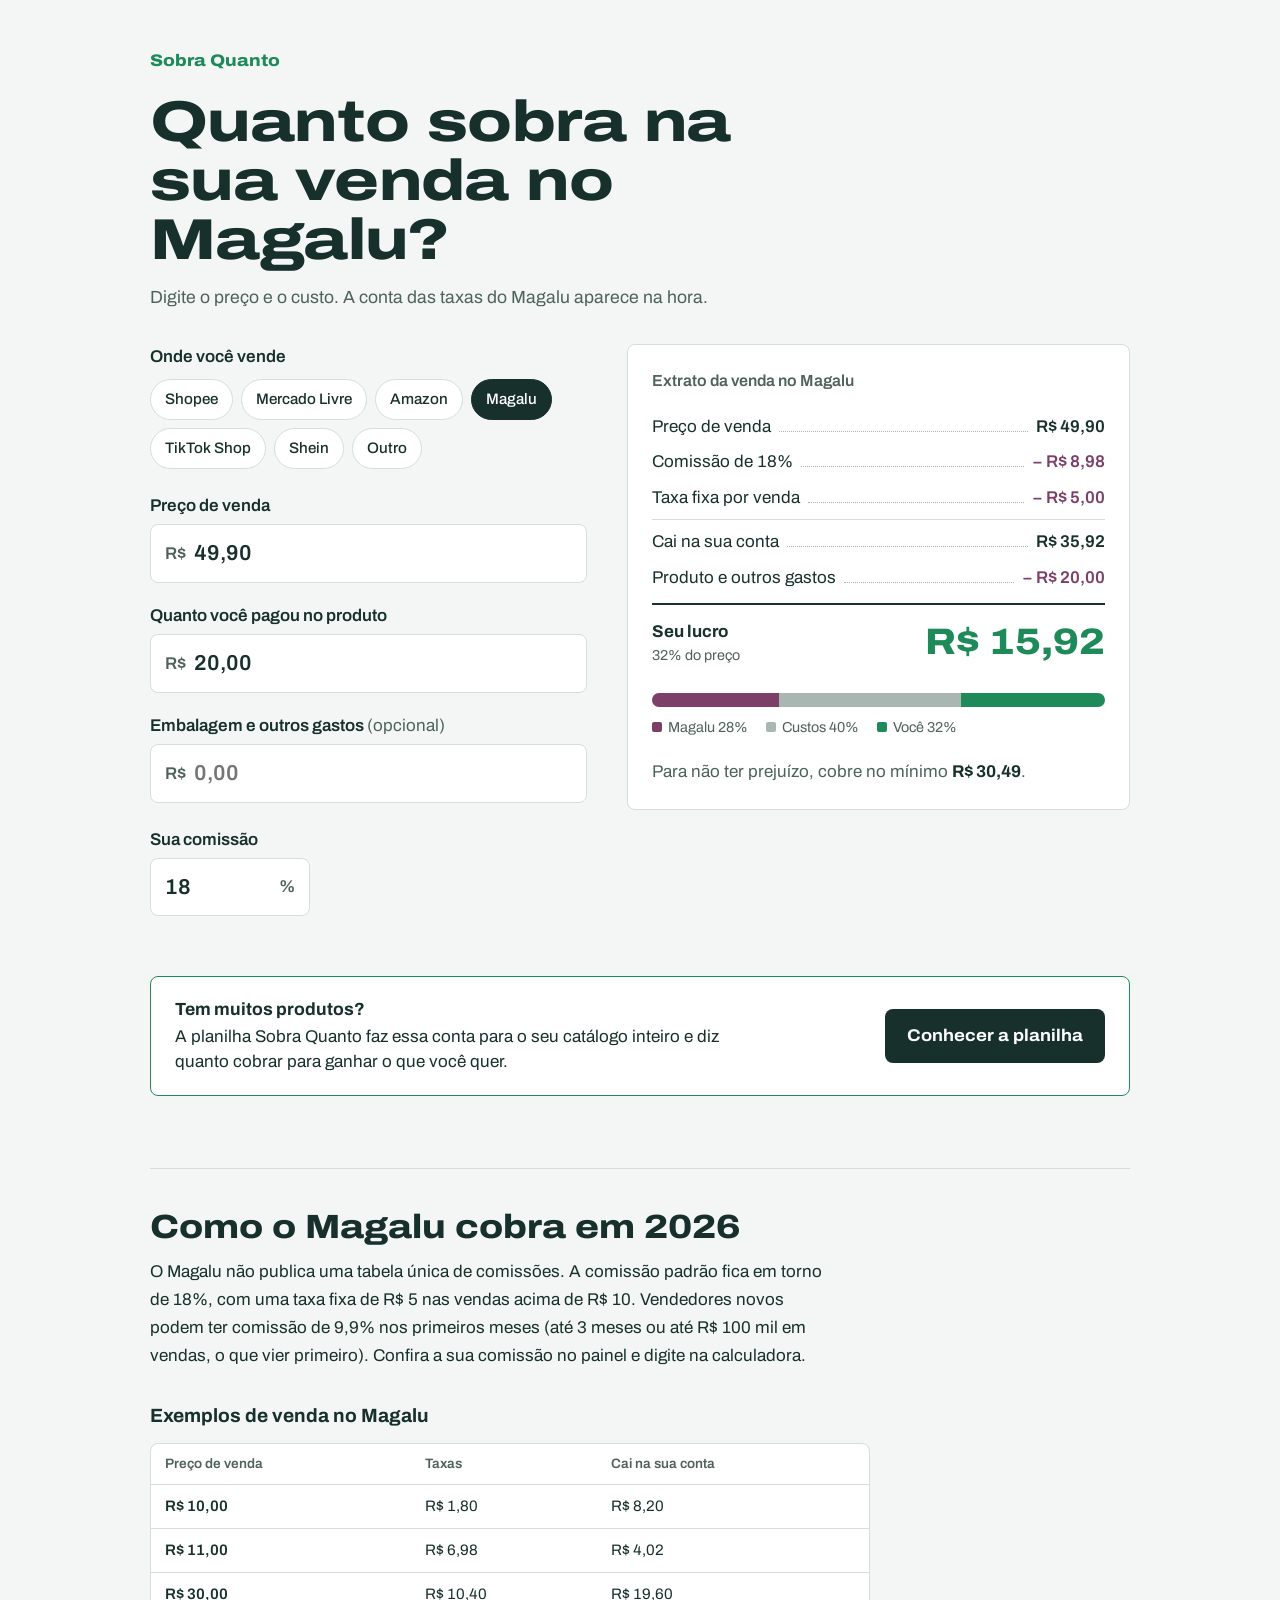
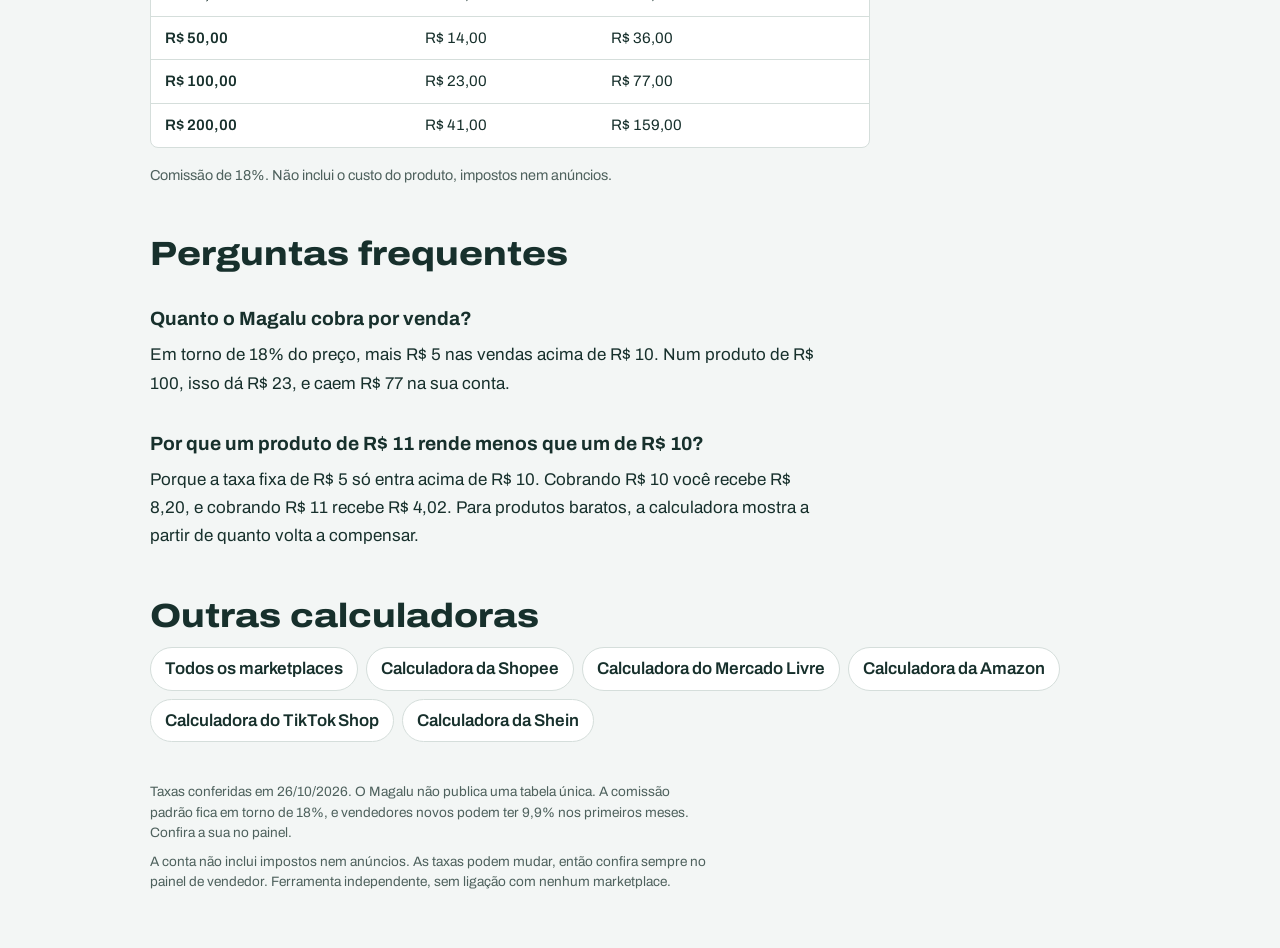
<file: calculadora-magalu.html>
<!DOCTYPE html>
<html lang="pt-BR">
<head>
  <meta charset="UTF-8">
  <meta name="viewport" content="width=device-width, initial-scale=1">

  <!-- Título e descrição: é isso que aparece no resultado do Google. -->
  <title>Calculadora de taxas do Magalu 2026 | Sobra Quanto</title>
  <meta name="description" content="Calcule a comissão do Magalu e a taxa fixa de R$ 5, e veja quanto cai na sua conta e o seu lucro em cada venda. Taxas de 2026.">

  <!-- Endereço oficial da página (ajuda o Google a não achar que existem páginas repetidas). -->
  <link rel="canonical" href="https://pedroomello.github.io/calculadora/calculadora-magalu.html">

  <!-- Como o link aparece quando alguém compartilha no WhatsApp ou Facebook. -->
  <meta property="og:type" content="website">
  <meta property="og:locale" content="pt_BR">
  <meta property="og:url" content="https://pedroomello.github.io/calculadora/calculadora-magalu.html">
  <meta property="og:title" content="Quanto sobra na sua venda no Magalu?">
  <meta property="og:description" content="Calcule a comissão do Magalu e a taxa fixa de R$ 5, e veja quanto cai na sua conta e o seu lucro em cada venda. Taxas de 2026.">

  <!-- Fonte do site (Archivo, do Google Fonts). -->
  <link rel="preconnect" href="https://fonts.googleapis.com">
  <link rel="preconnect" href="https://fonts.gstatic.com" crossorigin>
  <link href="https://fonts.googleapis.com/css2?family=Archivo:wdth,wght@62..125,400..800&display=swap" rel="stylesheet">

  <link rel="stylesheet" href="estilo.css">
</head>
<body>

  <header class="topo">
    <a class="marca" href="./">Sobra Quanto</a>
    <h1>Quanto sobra na sua venda no Magalu?</h1>
    <p class="subtitulo">Digite o preço e o custo. A conta das taxas do Magalu aparece na hora.</p>
  </header>

  <main class="calculadora">

    <!-- ============ LADO ESQUERDO: O QUE A PESSOA DIGITA ============ -->
    <form class="entradas" onsubmit="return false">

      <!-- Onde a pessoa vende. O "value" de cada opção é usado no calculadora.js. -->
      <fieldset class="lugares">
        <legend>Onde você vende</legend>
        <div class="opcoes-lugar">
          <label><input type="radio" name="lugar" value="shopee"><span>Shopee</span></label>
          <label><input type="radio" name="lugar" value="mercado-livre"><span>Mercado Livre</span></label>
          <label><input type="radio" name="lugar" value="amazon"><span>Amazon</span></label>
          <label><input type="radio" name="lugar" value="magalu" checked><span>Magalu</span></label>
          <label><input type="radio" name="lugar" value="tiktok-shop"><span>TikTok Shop</span></label>
          <label><input type="radio" name="lugar" value="shein"><span>Shein</span></label>
          <label><input type="radio" name="lugar" value="outro"><span>Outro</span></label>
        </div>
      </fieldset>

      <div class="campo">
        <label for="preco">Preço de venda</label>
        <div class="caixa">
          <span aria-hidden="true">R$</span>
          <input id="preco" type="text" inputmode="decimal" autocomplete="off" placeholder="49,90" value="49,90" aria-describedby="erro-preco">
        </div>
        <p class="erro" id="erro-preco" role="alert"></p>
      </div>

      <div class="campo">
        <label for="custo">Quanto você pagou no produto</label>
        <div class="caixa">
          <span aria-hidden="true">R$</span>
          <input id="custo" type="text" inputmode="decimal" autocomplete="off" placeholder="20,00" value="20,00" aria-describedby="erro-custo">
        </div>
        <p class="erro" id="erro-custo" role="alert"></p>
      </div>

      <div class="campo">
        <label for="outros">Embalagem e outros gastos <span class="opcional">(opcional)</span></label>
        <div class="caixa">
          <span aria-hidden="true">R$</span>
          <input id="outros" type="text" inputmode="decimal" autocomplete="off" placeholder="0,00" aria-describedby="erro-outros">
        </div>
        <p class="erro" id="erro-outros" role="alert"></p>
      </div>

      <!-- ===== Campos extras: só aparece o bloco do marketplace escolhido ===== -->

      <div class="extras" data-lugar="shopee">
        <label class="caixinha">
          <input id="shopee-cpf" type="checkbox">
          <span>Vendo com CPF e passei de 450 pedidos nos últimos 90 dias</span>
        </label>
      </div>

      <div class="extras" data-lugar="mercado-livre" hidden>
        <div class="dupla">
          <div class="campo">
            <label for="ml-tipo">Tipo de anúncio</label>
            <select id="ml-tipo">
              <option value="classico">Clássico</option>
              <option value="premium">Premium</option>
            </select>
          </div>
          <div class="campo">
            <label for="ml-comissao">Tarifa de venda</label>
            <div class="caixa">
              <input id="ml-comissao" type="text" inputmode="decimal" autocomplete="off" aria-describedby="erro-ml-comissao dica-ml">
              <span aria-hidden="true">%</span>
            </div>
            <p class="erro" id="erro-ml-comissao" role="alert"></p>
          </div>
        </div>
        <p class="dica" id="dica-ml">Muda conforme a categoria. Veja a sua no anúncio, em "Tarifa de venda".</p>
        <div class="campo">
          <label for="ml-peso">Peso do pacote</label>
          <select id="ml-peso"></select>
        </div>
      </div>

      <div class="extras" data-lugar="amazon" hidden>
        <div class="dupla">
          <div class="campo">
            <label for="amazon-comissao">Comissão da categoria</label>
            <div class="caixa">
              <input id="amazon-comissao" type="text" inputmode="decimal" autocomplete="off" aria-describedby="erro-amazon-comissao">
              <span aria-hidden="true">%</span>
            </div>
            <p class="erro" id="erro-amazon-comissao" role="alert"></p>
          </div>
          <div class="campo">
            <label for="amazon-plano">Seu plano</label>
            <select id="amazon-plano">
              <option value="individual">Individual (R$ 2 por item)</option>
              <option value="profissional">Profissional (mensalidade)</option>
            </select>
          </div>
        </div>
      </div>

      <div class="extras" data-lugar="magalu" hidden>
        <div class="campo">
          <label for="magalu-comissao">Sua comissão</label>
          <div class="caixa caixa-curta">
            <input id="magalu-comissao" type="text" inputmode="decimal" autocomplete="off" aria-describedby="erro-magalu-comissao">
            <span aria-hidden="true">%</span>
          </div>
          <p class="erro" id="erro-magalu-comissao" role="alert"></p>
        </div>
      </div>

      <div class="extras" data-lugar="tiktok-shop" hidden>
        <label class="caixinha">
          <input id="tiktok-frete" type="checkbox" checked>
          <span>Participo do Programa de Taxas de Envio (vem marcado para todo mundo)</span>
        </label>
      </div>

      <div class="extras" data-lugar="outro" hidden>
        <div class="dupla">
          <div class="campo">
            <label for="outro-comissao">Comissão</label>
            <div class="caixa">
              <input id="outro-comissao" type="text" inputmode="decimal" autocomplete="off" placeholder="15" value="15" aria-describedby="erro-outro-comissao">
              <span aria-hidden="true">%</span>
            </div>
            <p class="erro" id="erro-outro-comissao" role="alert"></p>
          </div>
          <div class="campo">
            <label for="outro-fixa">Taxa fixa por venda</label>
            <div class="caixa">
              <span aria-hidden="true">R$</span>
              <input id="outro-fixa" type="text" inputmode="decimal" autocomplete="off" placeholder="0,00" aria-describedby="erro-outro-fixa">
            </div>
            <p class="erro" id="erro-outro-fixa" role="alert"></p>
          </div>
        </div>
      </div>

    </form>

    <!-- ============ LADO DIREITO: O RESULTADO ============ -->
    <section class="extrato" aria-live="polite">

      <p id="vazio" class="vazio">Digite o preço de venda para ver a conta.</p>

      <div id="resultado">
        <h2 id="r-titulo">Extrato da venda</h2>

        <dl class="linhas">
          <div class="linha">
            <dt>Preço de venda</dt>
            <dd id="r-preco"></dd>
          </div>

          <!-- As linhas de taxa mudam conforme o marketplace. O calculadora.js desenha aqui. -->
          <div id="r-descontos"></div>

          <div class="linha subtotal">
            <dt>Cai na sua conta</dt>
            <dd id="r-repasse"></dd>
          </div>
          <div class="linha desconto">
            <dt>Produto e outros gastos</dt>
            <dd id="r-custos"></dd>
          </div>
          <div class="linha total" id="linha-lucro">
            <dt><span id="r-lucro-rotulo">Seu lucro</span> <span id="r-margem" class="margem"></span></dt>
            <dd id="r-lucro"></dd>
          </div>
        </dl>

        <!-- Barra mostrando para onde vai cada real da venda. -->
        <div class="barra" aria-hidden="true">
          <span id="barra-taxa" class="parte taxa"></span>
          <span id="barra-custo" class="parte custo"></span>
          <span id="barra-lucro" class="parte lucro"></span>
        </div>
        <ul class="legenda">
          <li class="taxa" id="legenda-taxa"></li>
          <li class="custo" id="legenda-custo"></li>
          <li class="lucro" id="legenda-lucro"></li>
        </ul>

        <div id="aviso" class="aviso" hidden>
          <strong>Cuidado com este preço.</strong>
          <p id="aviso-texto"></p>
        </div>

        <p class="minimo" id="minimo">
          Para não ter prejuízo, cobre no mínimo <strong id="r-minimo"></strong>.
        </p>
      </div>

    </section>
  </main>

  <!-- Convite para a planilha paga -->
  <aside class="faixa-planilha">
    <p>
      <strong>Tem muitos produtos?</strong>
      A planilha Sobra Quanto faz essa conta para o seu catálogo inteiro e diz quanto cobrar para ganhar o que você quer.
    </p>
    <a href="planilha.html">Conhecer a planilha</a>
  </aside>

  <!-- ============ TEXTO EXPLICATIVO (ajuda o Google a entender a página) ============
       ATENÇÃO: os números daqui são escritos à mão. Quando mudar o taxas.js,
       atualize também este texto. -->
  <article class="explica">
    <!-- ATENÇÃO: os números daqui são escritos à mão. Quando mudar o taxas.js, atualize também. -->

    <h2>Como o Magalu cobra em 2026</h2>
    <p>
      O Magalu não publica uma tabela única de comissões. A comissão padrão fica em torno de 18%,
      com uma taxa fixa de R$ 5 nas vendas acima de R$ 10. Vendedores novos podem ter comissão de 9,9%
      nos primeiros meses (até 3 meses ou até R$ 100 mil em vendas, o que vier primeiro).
      Confira a sua comissão no painel e digite na calculadora.
    </p>

    <h3>Exemplos de venda no Magalu</h3>
    <div class="tabela-rolagem">
      <table>
        <thead>
          <tr><th scope="col">Preço de venda</th><th scope="col">Taxas</th><th scope="col">Cai na sua conta</th></tr>
        </thead>
        <tbody>
          <tr><th scope="row">R$ 10,00</th><td>R$ 1,80</td><td>R$ 8,20</td></tr>
          <tr><th scope="row">R$ 11,00</th><td>R$ 6,98</td><td>R$ 4,02</td></tr>
          <tr><th scope="row">R$ 30,00</th><td>R$ 10,40</td><td>R$ 19,60</td></tr>
          <tr><th scope="row">R$ 50,00</th><td>R$ 14,00</td><td>R$ 36,00</td></tr>
          <tr><th scope="row">R$ 100,00</th><td>R$ 23,00</td><td>R$ 77,00</td></tr>
          <tr><th scope="row">R$ 200,00</th><td>R$ 41,00</td><td>R$ 159,00</td></tr>
        </tbody>
      </table>
    </div>
    <p class="nota-tabela">Comissão de 18%. Não inclui o custo do produto, impostos nem anúncios.</p>

    <h2>Perguntas frequentes</h2>
    <h3>Quanto o Magalu cobra por venda?</h3>
    <p>Em torno de 18% do preço, mais R$ 5 nas vendas acima de R$ 10. Num produto de R$ 100, isso dá R$ 23, e caem R$ 77 na sua conta.</p>
    <h3>Por que um produto de R$ 11 rende menos que um de R$ 10?</h3>
    <p>Porque a taxa fixa de R$ 5 só entra acima de R$ 10. Cobrando R$ 10 você recebe R$ 8,20, e cobrando R$ 11 recebe R$ 4,02. Para produtos baratos, a calculadora mostra a partir de quanto volta a compensar.</p>

    <h2>Outras calculadoras</h2>
    <ul class="outras">
      <li><a href="./">Todos os marketplaces</a></li>
      <li><a href="calculadora-shopee.html">Calculadora da Shopee</a></li>
      <li><a href="calculadora-mercado-livre.html">Calculadora do Mercado Livre</a></li>
      <li><a href="calculadora-amazon.html">Calculadora da Amazon</a></li>
      <li><a href="calculadora-tiktok-shop.html">Calculadora do TikTok Shop</a></li>
      <li><a href="calculadora-shein.html">Calculadora da Shein</a></li>
    </ul>

  </article>

  <footer class="rodape">
    <p>
      Taxas conferidas em <span id="data-taxas"></span>. <span id="nota-taxas"></span>
    </p>
    <p>
      A conta não inclui impostos nem anúncios. As taxas podem mudar, então confira sempre no painel de vendedor.
      Ferramenta independente, sem ligação com nenhum marketplace.
    </p>
  </footer>

  <!-- Primeiro as taxas, depois a calculadora (ela usa as taxas). -->
  <script src="taxas.js"></script>
  <script src="calculadora.js"></script>
</body>
</html>
</file>
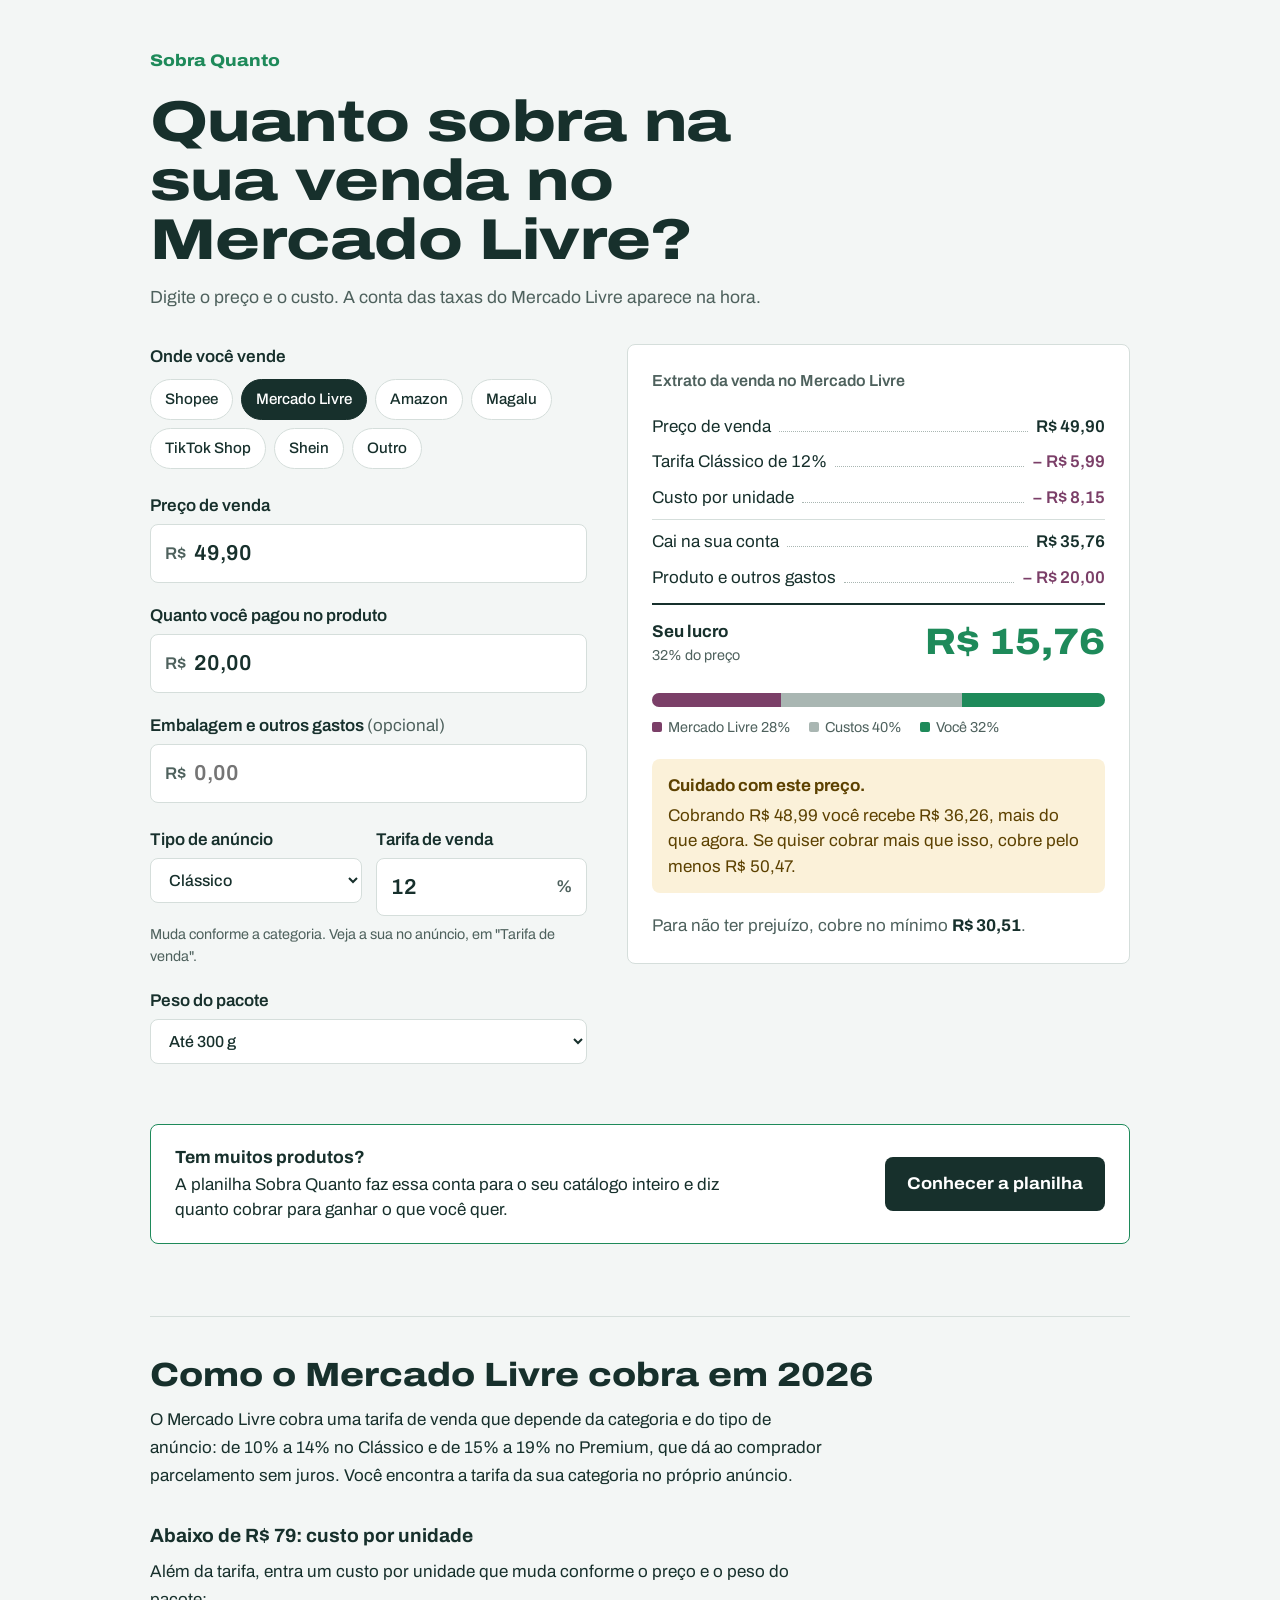
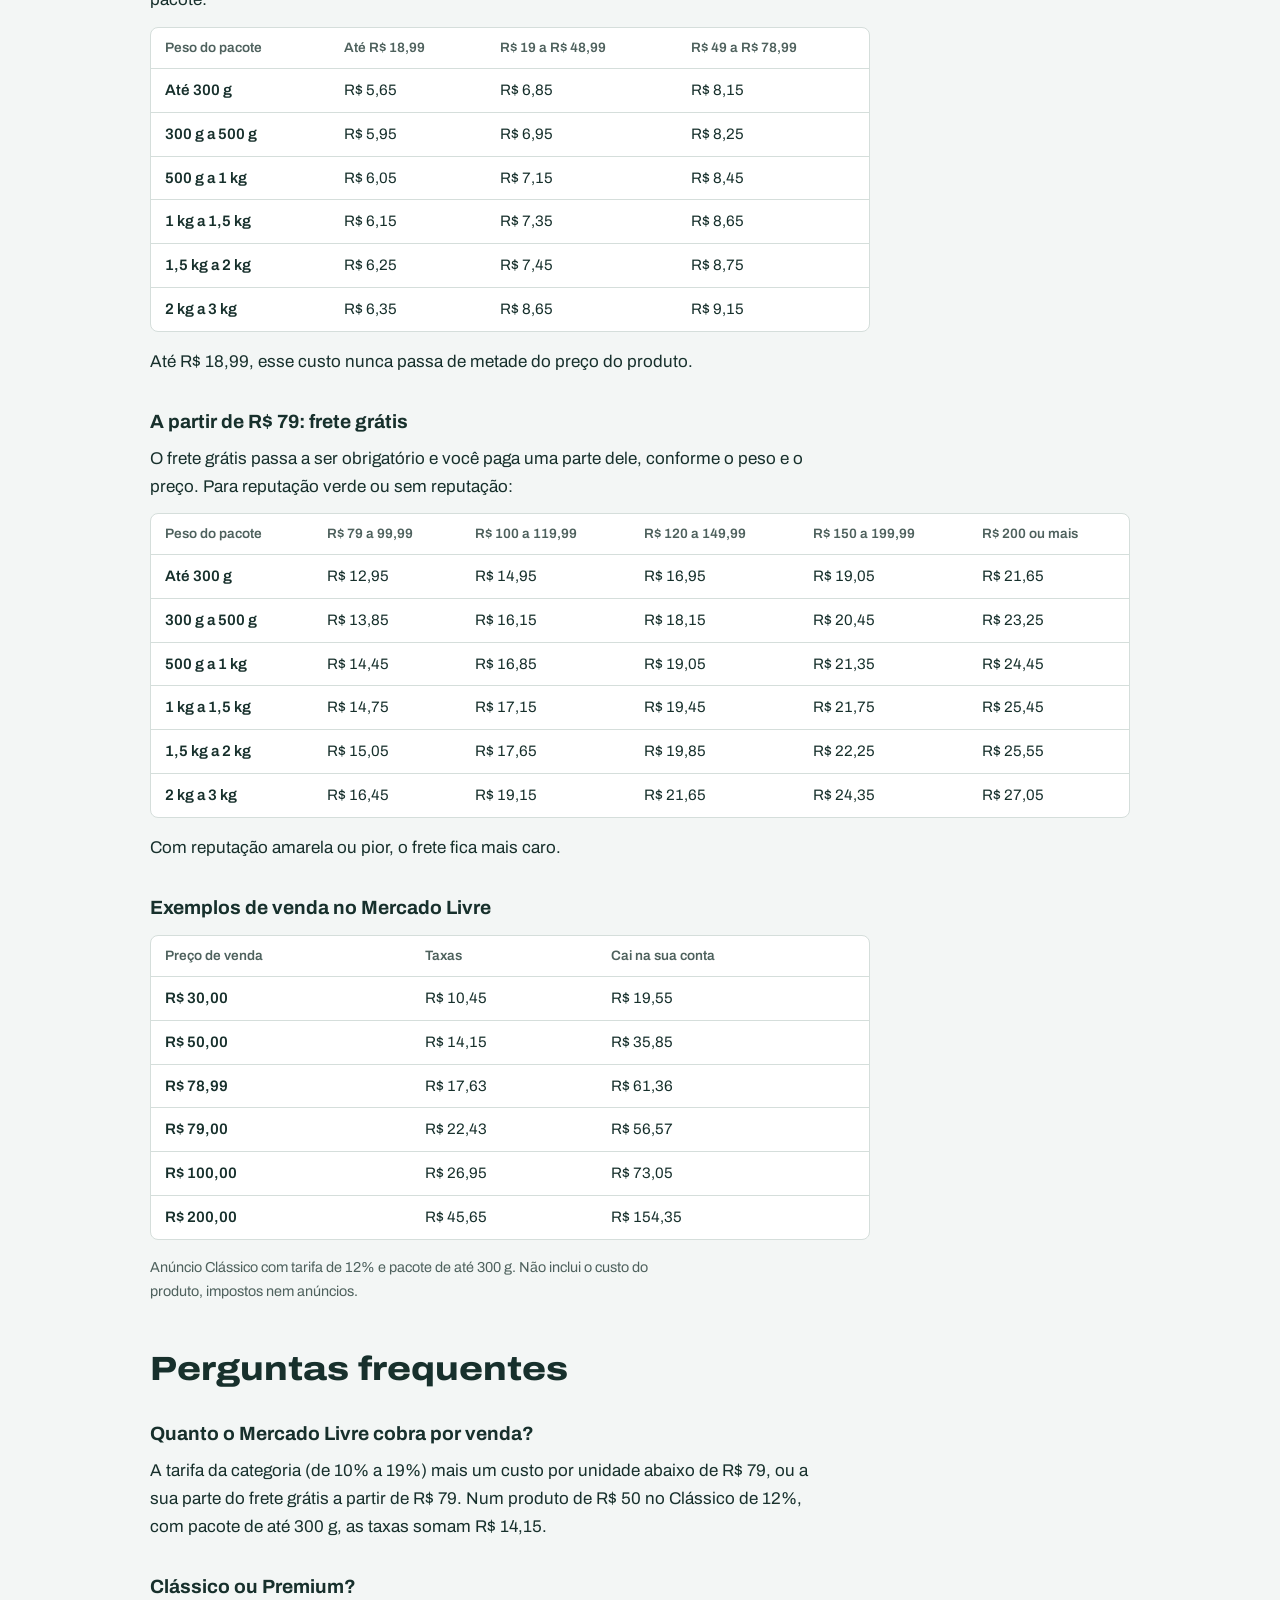
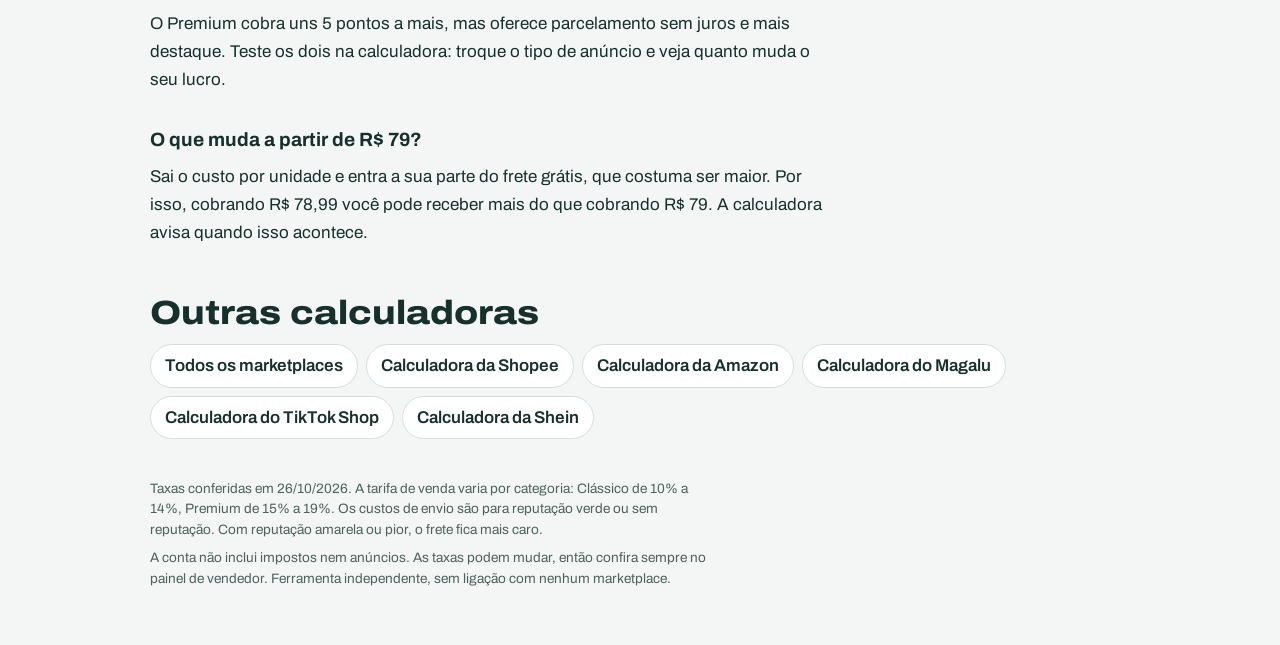
<file: calculadora-mercado-livre.html>
<!DOCTYPE html>
<html lang="pt-BR">
<head>
  <meta charset="UTF-8">
  <meta name="viewport" content="width=device-width, initial-scale=1">

  <!-- Título e descrição: é isso que aparece no resultado do Google. -->
  <title>Calculadora de taxas do Mercado Livre 2026 | Sobra Quanto</title>
  <meta name="description" content="Veja quanto o Mercado Livre desconta em cada venda: tarifa do Clássico e do Premium, custo por unidade e frete grátis conforme o peso. Taxas de 2026.">

  <!-- Endereço oficial da página (ajuda o Google a não achar que existem páginas repetidas). -->
  <link rel="canonical" href="https://pedroomello.github.io/calculadora/calculadora-mercado-livre.html">

  <!-- Como o link aparece quando alguém compartilha no WhatsApp ou Facebook. -->
  <meta property="og:type" content="website">
  <meta property="og:locale" content="pt_BR">
  <meta property="og:url" content="https://pedroomello.github.io/calculadora/calculadora-mercado-livre.html">
  <meta property="og:title" content="Quanto sobra na sua venda no Mercado Livre?">
  <meta property="og:description" content="Veja quanto o Mercado Livre desconta em cada venda: tarifa do Clássico e do Premium, custo por unidade e frete grátis conforme o peso. Taxas de 2026.">

  <!-- Fonte do site (Archivo, do Google Fonts). -->
  <link rel="preconnect" href="https://fonts.googleapis.com">
  <link rel="preconnect" href="https://fonts.gstatic.com" crossorigin>
  <link href="https://fonts.googleapis.com/css2?family=Archivo:wdth,wght@62..125,400..800&display=swap" rel="stylesheet">

  <link rel="stylesheet" href="estilo.css">
</head>
<body>

  <header class="topo">
    <a class="marca" href="./">Sobra Quanto</a>
    <h1>Quanto sobra na sua venda no Mercado Livre?</h1>
    <p class="subtitulo">Digite o preço e o custo. A conta das taxas do Mercado Livre aparece na hora.</p>
  </header>

  <main class="calculadora">

    <!-- ============ LADO ESQUERDO: O QUE A PESSOA DIGITA ============ -->
    <form class="entradas" onsubmit="return false">

      <!-- Onde a pessoa vende. O "value" de cada opção é usado no calculadora.js. -->
      <fieldset class="lugares">
        <legend>Onde você vende</legend>
        <div class="opcoes-lugar">
          <label><input type="radio" name="lugar" value="shopee"><span>Shopee</span></label>
          <label><input type="radio" name="lugar" value="mercado-livre" checked><span>Mercado Livre</span></label>
          <label><input type="radio" name="lugar" value="amazon"><span>Amazon</span></label>
          <label><input type="radio" name="lugar" value="magalu"><span>Magalu</span></label>
          <label><input type="radio" name="lugar" value="tiktok-shop"><span>TikTok Shop</span></label>
          <label><input type="radio" name="lugar" value="shein"><span>Shein</span></label>
          <label><input type="radio" name="lugar" value="outro"><span>Outro</span></label>
        </div>
      </fieldset>

      <div class="campo">
        <label for="preco">Preço de venda</label>
        <div class="caixa">
          <span aria-hidden="true">R$</span>
          <input id="preco" type="text" inputmode="decimal" autocomplete="off" placeholder="49,90" value="49,90" aria-describedby="erro-preco">
        </div>
        <p class="erro" id="erro-preco" role="alert"></p>
      </div>

      <div class="campo">
        <label for="custo">Quanto você pagou no produto</label>
        <div class="caixa">
          <span aria-hidden="true">R$</span>
          <input id="custo" type="text" inputmode="decimal" autocomplete="off" placeholder="20,00" value="20,00" aria-describedby="erro-custo">
        </div>
        <p class="erro" id="erro-custo" role="alert"></p>
      </div>

      <div class="campo">
        <label for="outros">Embalagem e outros gastos <span class="opcional">(opcional)</span></label>
        <div class="caixa">
          <span aria-hidden="true">R$</span>
          <input id="outros" type="text" inputmode="decimal" autocomplete="off" placeholder="0,00" aria-describedby="erro-outros">
        </div>
        <p class="erro" id="erro-outros" role="alert"></p>
      </div>

      <!-- ===== Campos extras: só aparece o bloco do marketplace escolhido ===== -->

      <div class="extras" data-lugar="shopee">
        <label class="caixinha">
          <input id="shopee-cpf" type="checkbox">
          <span>Vendo com CPF e passei de 450 pedidos nos últimos 90 dias</span>
        </label>
      </div>

      <div class="extras" data-lugar="mercado-livre" hidden>
        <div class="dupla">
          <div class="campo">
            <label for="ml-tipo">Tipo de anúncio</label>
            <select id="ml-tipo">
              <option value="classico">Clássico</option>
              <option value="premium">Premium</option>
            </select>
          </div>
          <div class="campo">
            <label for="ml-comissao">Tarifa de venda</label>
            <div class="caixa">
              <input id="ml-comissao" type="text" inputmode="decimal" autocomplete="off" aria-describedby="erro-ml-comissao dica-ml">
              <span aria-hidden="true">%</span>
            </div>
            <p class="erro" id="erro-ml-comissao" role="alert"></p>
          </div>
        </div>
        <p class="dica" id="dica-ml">Muda conforme a categoria. Veja a sua no anúncio, em "Tarifa de venda".</p>
        <div class="campo">
          <label for="ml-peso">Peso do pacote</label>
          <select id="ml-peso"></select>
        </div>
      </div>

      <div class="extras" data-lugar="amazon" hidden>
        <div class="dupla">
          <div class="campo">
            <label for="amazon-comissao">Comissão da categoria</label>
            <div class="caixa">
              <input id="amazon-comissao" type="text" inputmode="decimal" autocomplete="off" aria-describedby="erro-amazon-comissao">
              <span aria-hidden="true">%</span>
            </div>
            <p class="erro" id="erro-amazon-comissao" role="alert"></p>
          </div>
          <div class="campo">
            <label for="amazon-plano">Seu plano</label>
            <select id="amazon-plano">
              <option value="individual">Individual (R$ 2 por item)</option>
              <option value="profissional">Profissional (mensalidade)</option>
            </select>
          </div>
        </div>
      </div>

      <div class="extras" data-lugar="magalu" hidden>
        <div class="campo">
          <label for="magalu-comissao">Sua comissão</label>
          <div class="caixa caixa-curta">
            <input id="magalu-comissao" type="text" inputmode="decimal" autocomplete="off" aria-describedby="erro-magalu-comissao">
            <span aria-hidden="true">%</span>
          </div>
          <p class="erro" id="erro-magalu-comissao" role="alert"></p>
        </div>
      </div>

      <div class="extras" data-lugar="tiktok-shop" hidden>
        <label class="caixinha">
          <input id="tiktok-frete" type="checkbox" checked>
          <span>Participo do Programa de Taxas de Envio (vem marcado para todo mundo)</span>
        </label>
      </div>

      <div class="extras" data-lugar="outro" hidden>
        <div class="dupla">
          <div class="campo">
            <label for="outro-comissao">Comissão</label>
            <div class="caixa">
              <input id="outro-comissao" type="text" inputmode="decimal" autocomplete="off" placeholder="15" value="15" aria-describedby="erro-outro-comissao">
              <span aria-hidden="true">%</span>
            </div>
            <p class="erro" id="erro-outro-comissao" role="alert"></p>
          </div>
          <div class="campo">
            <label for="outro-fixa">Taxa fixa por venda</label>
            <div class="caixa">
              <span aria-hidden="true">R$</span>
              <input id="outro-fixa" type="text" inputmode="decimal" autocomplete="off" placeholder="0,00" aria-describedby="erro-outro-fixa">
            </div>
            <p class="erro" id="erro-outro-fixa" role="alert"></p>
          </div>
        </div>
      </div>

    </form>

    <!-- ============ LADO DIREITO: O RESULTADO ============ -->
    <section class="extrato" aria-live="polite">

      <p id="vazio" class="vazio">Digite o preço de venda para ver a conta.</p>

      <div id="resultado">
        <h2 id="r-titulo">Extrato da venda</h2>

        <dl class="linhas">
          <div class="linha">
            <dt>Preço de venda</dt>
            <dd id="r-preco"></dd>
          </div>

          <!-- As linhas de taxa mudam conforme o marketplace. O calculadora.js desenha aqui. -->
          <div id="r-descontos"></div>

          <div class="linha subtotal">
            <dt>Cai na sua conta</dt>
            <dd id="r-repasse"></dd>
          </div>
          <div class="linha desconto">
            <dt>Produto e outros gastos</dt>
            <dd id="r-custos"></dd>
          </div>
          <div class="linha total" id="linha-lucro">
            <dt><span id="r-lucro-rotulo">Seu lucro</span> <span id="r-margem" class="margem"></span></dt>
            <dd id="r-lucro"></dd>
          </div>
        </dl>

        <!-- Barra mostrando para onde vai cada real da venda. -->
        <div class="barra" aria-hidden="true">
          <span id="barra-taxa" class="parte taxa"></span>
          <span id="barra-custo" class="parte custo"></span>
          <span id="barra-lucro" class="parte lucro"></span>
        </div>
        <ul class="legenda">
          <li class="taxa" id="legenda-taxa"></li>
          <li class="custo" id="legenda-custo"></li>
          <li class="lucro" id="legenda-lucro"></li>
        </ul>

        <div id="aviso" class="aviso" hidden>
          <strong>Cuidado com este preço.</strong>
          <p id="aviso-texto"></p>
        </div>

        <p class="minimo" id="minimo">
          Para não ter prejuízo, cobre no mínimo <strong id="r-minimo"></strong>.
        </p>
      </div>

    </section>
  </main>

  <!-- Convite para a planilha paga -->
  <aside class="faixa-planilha">
    <p>
      <strong>Tem muitos produtos?</strong>
      A planilha Sobra Quanto faz essa conta para o seu catálogo inteiro e diz quanto cobrar para ganhar o que você quer.
    </p>
    <a href="planilha.html">Conhecer a planilha</a>
  </aside>

  <!-- ============ TEXTO EXPLICATIVO (ajuda o Google a entender a página) ============
       ATENÇÃO: os números daqui são escritos à mão. Quando mudar o taxas.js,
       atualize também este texto. -->
  <article class="explica">
    <!-- ATENÇÃO: os números daqui são escritos à mão. Quando mudar o taxas.js, atualize também. -->

    <h2>Como o Mercado Livre cobra em 2026</h2>
    <p>
      O Mercado Livre cobra uma tarifa de venda que depende da categoria e do tipo de anúncio:
      de 10% a 14% no Clássico e de 15% a 19% no Premium, que dá ao comprador parcelamento sem juros.
      Você encontra a tarifa da sua categoria no próprio anúncio.
    </p>
    <h3>Abaixo de R$ 79: custo por unidade</h3>
    <p>Além da tarifa, entra um custo por unidade que muda conforme o preço e o peso do pacote:</p>
    <div class="tabela-rolagem">
      <table>
        <thead><tr><th scope="col">Peso do pacote</th><th scope="col">Até R$ 18,99</th><th scope="col">R$ 19 a R$ 48,99</th><th scope="col">R$ 49 a R$ 78,99</th></tr></thead>
        <tbody>
          <tr><th scope="row">Até 300 g</th><td>R$ 5,65</td><td>R$ 6,85</td><td>R$ 8,15</td></tr>
          <tr><th scope="row">300 g a 500 g</th><td>R$ 5,95</td><td>R$ 6,95</td><td>R$ 8,25</td></tr>
          <tr><th scope="row">500 g a 1 kg</th><td>R$ 6,05</td><td>R$ 7,15</td><td>R$ 8,45</td></tr>
          <tr><th scope="row">1 kg a 1,5 kg</th><td>R$ 6,15</td><td>R$ 7,35</td><td>R$ 8,65</td></tr>
          <tr><th scope="row">1,5 kg a 2 kg</th><td>R$ 6,25</td><td>R$ 7,45</td><td>R$ 8,75</td></tr>
          <tr><th scope="row">2 kg a 3 kg</th><td>R$ 6,35</td><td>R$ 8,65</td><td>R$ 9,15</td></tr>
        </tbody>
      </table>
    </div>
    <p>Até R$ 18,99, esse custo nunca passa de metade do preço do produto.</p>
    <h3>A partir de R$ 79: frete grátis</h3>
    <p>O frete grátis passa a ser obrigatório e você paga uma parte dele, conforme o peso e o preço. Para reputação verde ou sem reputação:</p>
    <div class="tabela-rolagem tabela-larga">
      <table>
        <thead><tr><th scope="col">Peso do pacote</th><th scope="col">R$ 79 a 99,99</th><th scope="col">R$ 100 a 119,99</th><th scope="col">R$ 120 a 149,99</th><th scope="col">R$ 150 a 199,99</th><th scope="col">R$ 200 ou mais</th></tr></thead>
        <tbody>
          <tr><th scope="row">Até 300 g</th><td>R$ 12,95</td><td>R$ 14,95</td><td>R$ 16,95</td><td>R$ 19,05</td><td>R$ 21,65</td></tr>
          <tr><th scope="row">300 g a 500 g</th><td>R$ 13,85</td><td>R$ 16,15</td><td>R$ 18,15</td><td>R$ 20,45</td><td>R$ 23,25</td></tr>
          <tr><th scope="row">500 g a 1 kg</th><td>R$ 14,45</td><td>R$ 16,85</td><td>R$ 19,05</td><td>R$ 21,35</td><td>R$ 24,45</td></tr>
          <tr><th scope="row">1 kg a 1,5 kg</th><td>R$ 14,75</td><td>R$ 17,15</td><td>R$ 19,45</td><td>R$ 21,75</td><td>R$ 25,45</td></tr>
          <tr><th scope="row">1,5 kg a 2 kg</th><td>R$ 15,05</td><td>R$ 17,65</td><td>R$ 19,85</td><td>R$ 22,25</td><td>R$ 25,55</td></tr>
          <tr><th scope="row">2 kg a 3 kg</th><td>R$ 16,45</td><td>R$ 19,15</td><td>R$ 21,65</td><td>R$ 24,35</td><td>R$ 27,05</td></tr>
        </tbody>
      </table>
    </div>
    <p>Com reputação amarela ou pior, o frete fica mais caro.</p>

    <h3>Exemplos de venda no Mercado Livre</h3>
    <div class="tabela-rolagem">
      <table>
        <thead>
          <tr><th scope="col">Preço de venda</th><th scope="col">Taxas</th><th scope="col">Cai na sua conta</th></tr>
        </thead>
        <tbody>
          <tr><th scope="row">R$ 30,00</th><td>R$ 10,45</td><td>R$ 19,55</td></tr>
          <tr><th scope="row">R$ 50,00</th><td>R$ 14,15</td><td>R$ 35,85</td></tr>
          <tr><th scope="row">R$ 78,99</th><td>R$ 17,63</td><td>R$ 61,36</td></tr>
          <tr><th scope="row">R$ 79,00</th><td>R$ 22,43</td><td>R$ 56,57</td></tr>
          <tr><th scope="row">R$ 100,00</th><td>R$ 26,95</td><td>R$ 73,05</td></tr>
          <tr><th scope="row">R$ 200,00</th><td>R$ 45,65</td><td>R$ 154,35</td></tr>
        </tbody>
      </table>
    </div>
    <p class="nota-tabela">Anúncio Clássico com tarifa de 12% e pacote de até 300 g. Não inclui o custo do produto, impostos nem anúncios.</p>

    <h2>Perguntas frequentes</h2>
    <h3>Quanto o Mercado Livre cobra por venda?</h3>
    <p>A tarifa da categoria (de 10% a 19%) mais um custo por unidade abaixo de R$ 79, ou a sua parte do frete grátis a partir de R$ 79. Num produto de R$ 50 no Clássico de 12%, com pacote de até 300 g, as taxas somam R$ 14,15.</p>
    <h3>Clássico ou Premium?</h3>
    <p>O Premium cobra uns 5 pontos a mais, mas oferece parcelamento sem juros e mais destaque. Teste os dois na calculadora: troque o tipo de anúncio e veja quanto muda o seu lucro.</p>
    <h3>O que muda a partir de R$ 79?</h3>
    <p>Sai o custo por unidade e entra a sua parte do frete grátis, que costuma ser maior. Por isso, cobrando R$ 78,99 você pode receber mais do que cobrando R$ 79. A calculadora avisa quando isso acontece.</p>

    <h2>Outras calculadoras</h2>
    <ul class="outras">
      <li><a href="./">Todos os marketplaces</a></li>
      <li><a href="calculadora-shopee.html">Calculadora da Shopee</a></li>
      <li><a href="calculadora-amazon.html">Calculadora da Amazon</a></li>
      <li><a href="calculadora-magalu.html">Calculadora do Magalu</a></li>
      <li><a href="calculadora-tiktok-shop.html">Calculadora do TikTok Shop</a></li>
      <li><a href="calculadora-shein.html">Calculadora da Shein</a></li>
    </ul>

  </article>

  <footer class="rodape">
    <p>
      Taxas conferidas em <span id="data-taxas"></span>. <span id="nota-taxas"></span>
    </p>
    <p>
      A conta não inclui impostos nem anúncios. As taxas podem mudar, então confira sempre no painel de vendedor.
      Ferramenta independente, sem ligação com nenhum marketplace.
    </p>
  </footer>

  <!-- Primeiro as taxas, depois a calculadora (ela usa as taxas). -->
  <script src="taxas.js"></script>
  <script src="calculadora.js"></script>
</body>
</html>
</file>
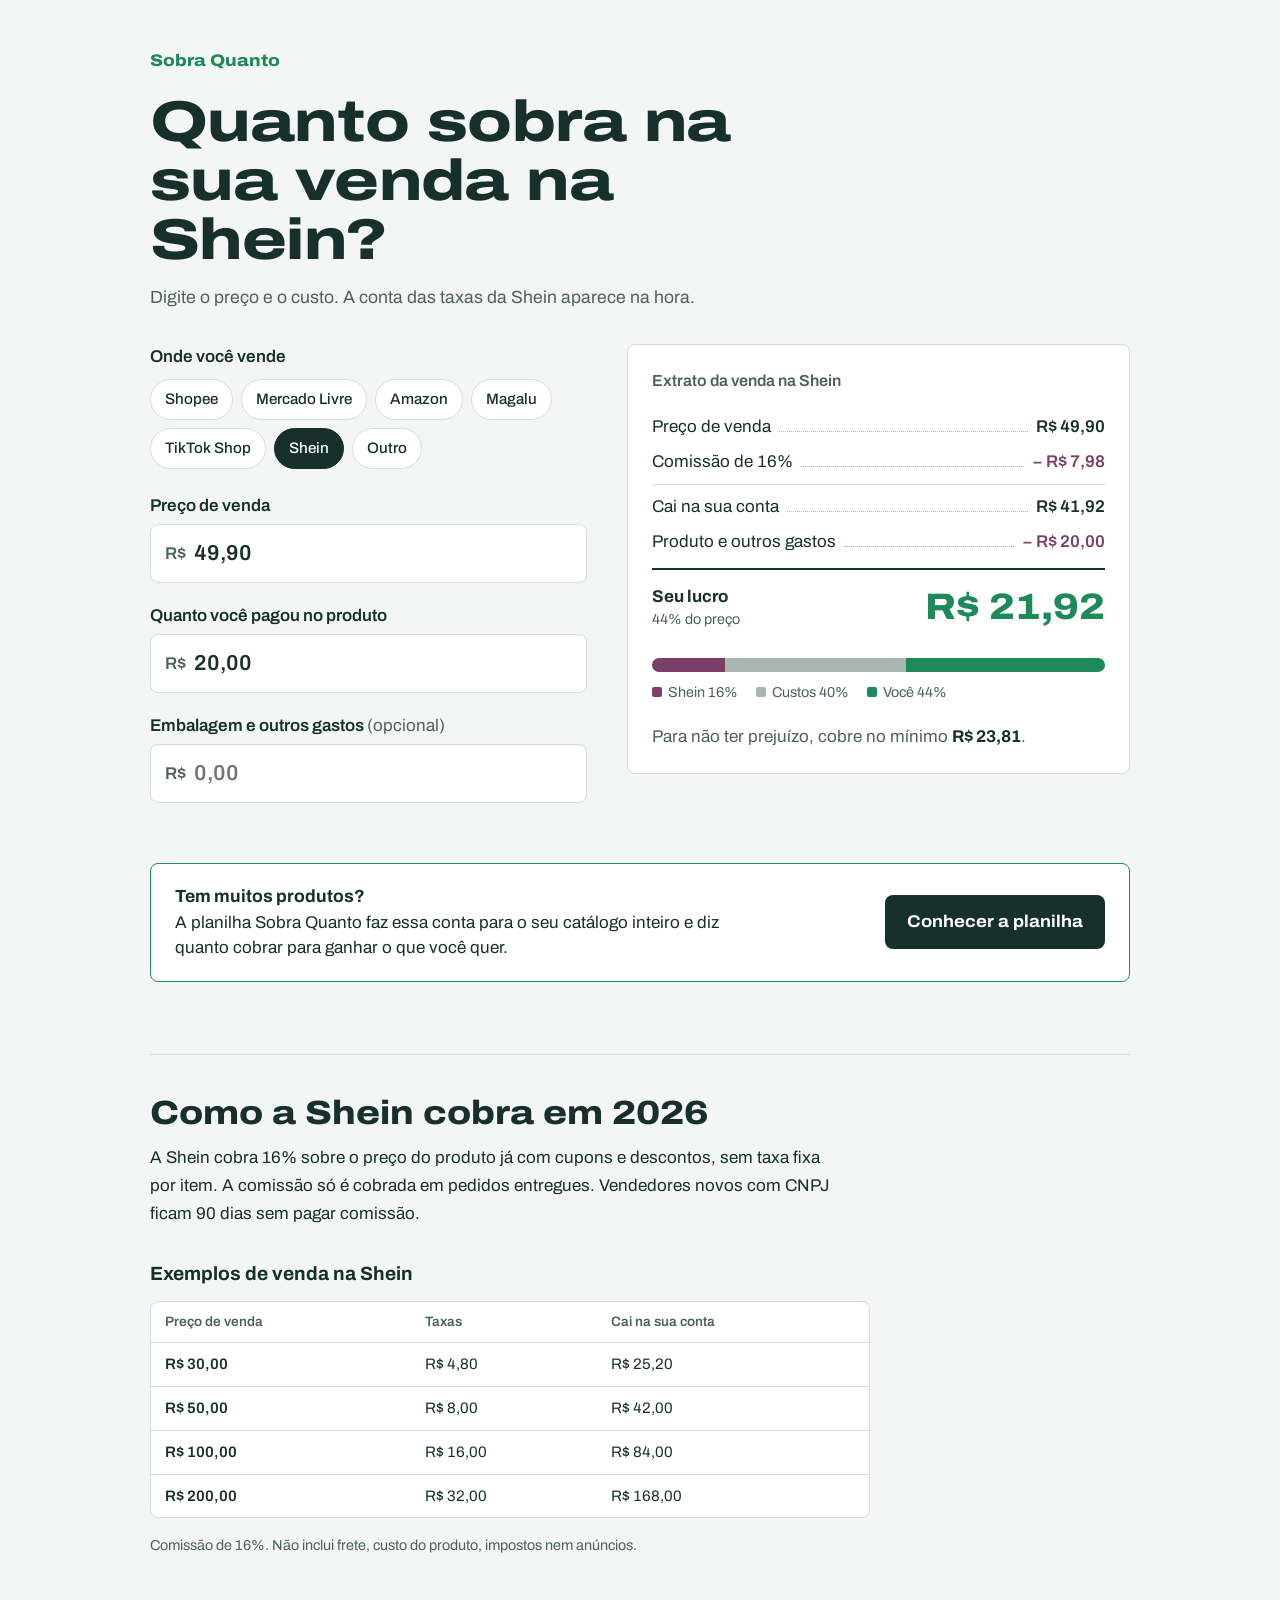
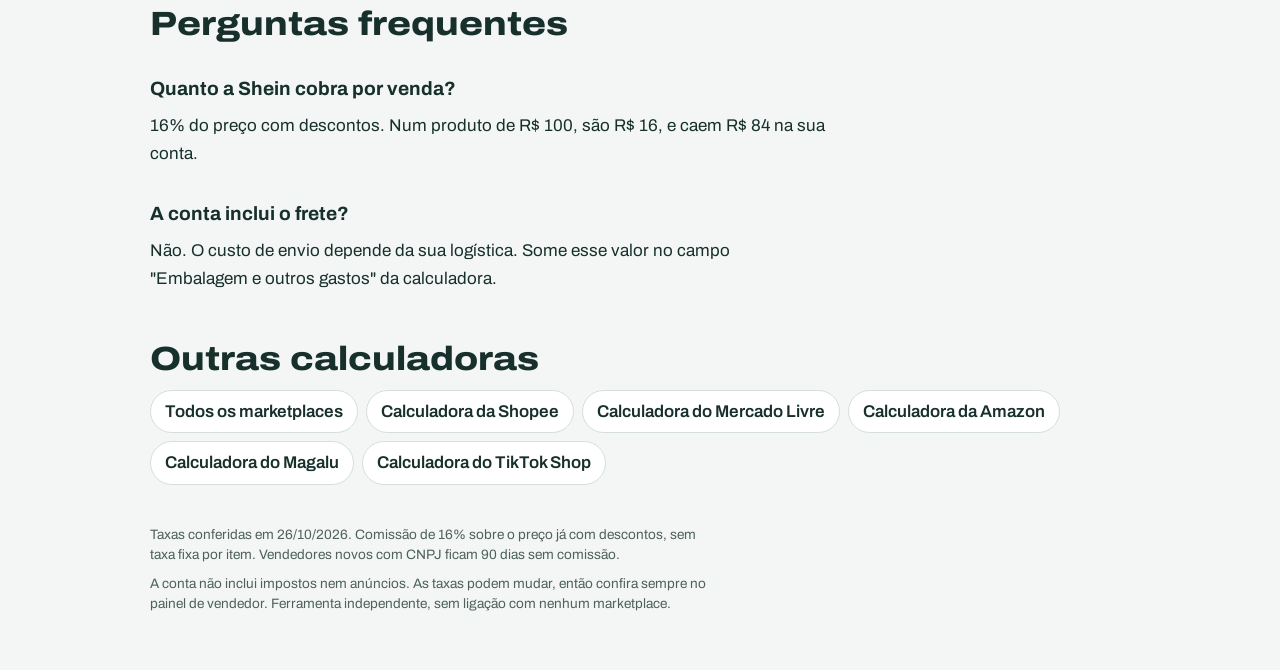
<file: calculadora-shein.html>
<!DOCTYPE html>
<html lang="pt-BR">
<head>
  <meta charset="UTF-8">
  <meta name="viewport" content="width=device-width, initial-scale=1">

  <!-- Título e descrição: é isso que aparece no resultado do Google. -->
  <title>Calculadora de taxas da Shein 2026 | Sobra Quanto</title>
  <meta name="description" content="Calcule a comissão de 16% da Shein e veja quanto cai na sua conta e o seu lucro em cada venda. Taxas de 2026.">

  <!-- Endereço oficial da página (ajuda o Google a não achar que existem páginas repetidas). -->
  <link rel="canonical" href="https://pedroomello.github.io/calculadora/calculadora-shein.html">

  <!-- Como o link aparece quando alguém compartilha no WhatsApp ou Facebook. -->
  <meta property="og:type" content="website">
  <meta property="og:locale" content="pt_BR">
  <meta property="og:url" content="https://pedroomello.github.io/calculadora/calculadora-shein.html">
  <meta property="og:title" content="Quanto sobra na sua venda na Shein?">
  <meta property="og:description" content="Calcule a comissão de 16% da Shein e veja quanto cai na sua conta e o seu lucro em cada venda. Taxas de 2026.">

  <!-- Fonte do site (Archivo, do Google Fonts). -->
  <link rel="preconnect" href="https://fonts.googleapis.com">
  <link rel="preconnect" href="https://fonts.gstatic.com" crossorigin>
  <link href="https://fonts.googleapis.com/css2?family=Archivo:wdth,wght@62..125,400..800&display=swap" rel="stylesheet">

  <link rel="stylesheet" href="estilo.css">
</head>
<body>

  <header class="topo">
    <a class="marca" href="./">Sobra Quanto</a>
    <h1>Quanto sobra na sua venda na Shein?</h1>
    <p class="subtitulo">Digite o preço e o custo. A conta das taxas da Shein aparece na hora.</p>
  </header>

  <main class="calculadora">

    <!-- ============ LADO ESQUERDO: O QUE A PESSOA DIGITA ============ -->
    <form class="entradas" onsubmit="return false">

      <!-- Onde a pessoa vende. O "value" de cada opção é usado no calculadora.js. -->
      <fieldset class="lugares">
        <legend>Onde você vende</legend>
        <div class="opcoes-lugar">
          <label><input type="radio" name="lugar" value="shopee"><span>Shopee</span></label>
          <label><input type="radio" name="lugar" value="mercado-livre"><span>Mercado Livre</span></label>
          <label><input type="radio" name="lugar" value="amazon"><span>Amazon</span></label>
          <label><input type="radio" name="lugar" value="magalu"><span>Magalu</span></label>
          <label><input type="radio" name="lugar" value="tiktok-shop"><span>TikTok Shop</span></label>
          <label><input type="radio" name="lugar" value="shein" checked><span>Shein</span></label>
          <label><input type="radio" name="lugar" value="outro"><span>Outro</span></label>
        </div>
      </fieldset>

      <div class="campo">
        <label for="preco">Preço de venda</label>
        <div class="caixa">
          <span aria-hidden="true">R$</span>
          <input id="preco" type="text" inputmode="decimal" autocomplete="off" placeholder="49,90" value="49,90" aria-describedby="erro-preco">
        </div>
        <p class="erro" id="erro-preco" role="alert"></p>
      </div>

      <div class="campo">
        <label for="custo">Quanto você pagou no produto</label>
        <div class="caixa">
          <span aria-hidden="true">R$</span>
          <input id="custo" type="text" inputmode="decimal" autocomplete="off" placeholder="20,00" value="20,00" aria-describedby="erro-custo">
        </div>
        <p class="erro" id="erro-custo" role="alert"></p>
      </div>

      <div class="campo">
        <label for="outros">Embalagem e outros gastos <span class="opcional">(opcional)</span></label>
        <div class="caixa">
          <span aria-hidden="true">R$</span>
          <input id="outros" type="text" inputmode="decimal" autocomplete="off" placeholder="0,00" aria-describedby="erro-outros">
        </div>
        <p class="erro" id="erro-outros" role="alert"></p>
      </div>

      <!-- ===== Campos extras: só aparece o bloco do marketplace escolhido ===== -->

      <div class="extras" data-lugar="shopee">
        <label class="caixinha">
          <input id="shopee-cpf" type="checkbox">
          <span>Vendo com CPF e passei de 450 pedidos nos últimos 90 dias</span>
        </label>
      </div>

      <div class="extras" data-lugar="mercado-livre" hidden>
        <div class="dupla">
          <div class="campo">
            <label for="ml-tipo">Tipo de anúncio</label>
            <select id="ml-tipo">
              <option value="classico">Clássico</option>
              <option value="premium">Premium</option>
            </select>
          </div>
          <div class="campo">
            <label for="ml-comissao">Tarifa de venda</label>
            <div class="caixa">
              <input id="ml-comissao" type="text" inputmode="decimal" autocomplete="off" aria-describedby="erro-ml-comissao dica-ml">
              <span aria-hidden="true">%</span>
            </div>
            <p class="erro" id="erro-ml-comissao" role="alert"></p>
          </div>
        </div>
        <p class="dica" id="dica-ml">Muda conforme a categoria. Veja a sua no anúncio, em "Tarifa de venda".</p>
        <div class="campo">
          <label for="ml-peso">Peso do pacote</label>
          <select id="ml-peso"></select>
        </div>
      </div>

      <div class="extras" data-lugar="amazon" hidden>
        <div class="dupla">
          <div class="campo">
            <label for="amazon-comissao">Comissão da categoria</label>
            <div class="caixa">
              <input id="amazon-comissao" type="text" inputmode="decimal" autocomplete="off" aria-describedby="erro-amazon-comissao">
              <span aria-hidden="true">%</span>
            </div>
            <p class="erro" id="erro-amazon-comissao" role="alert"></p>
          </div>
          <div class="campo">
            <label for="amazon-plano">Seu plano</label>
            <select id="amazon-plano">
              <option value="individual">Individual (R$ 2 por item)</option>
              <option value="profissional">Profissional (mensalidade)</option>
            </select>
          </div>
        </div>
      </div>

      <div class="extras" data-lugar="magalu" hidden>
        <div class="campo">
          <label for="magalu-comissao">Sua comissão</label>
          <div class="caixa caixa-curta">
            <input id="magalu-comissao" type="text" inputmode="decimal" autocomplete="off" aria-describedby="erro-magalu-comissao">
            <span aria-hidden="true">%</span>
          </div>
          <p class="erro" id="erro-magalu-comissao" role="alert"></p>
        </div>
      </div>

      <div class="extras" data-lugar="tiktok-shop" hidden>
        <label class="caixinha">
          <input id="tiktok-frete" type="checkbox" checked>
          <span>Participo do Programa de Taxas de Envio (vem marcado para todo mundo)</span>
        </label>
      </div>

      <div class="extras" data-lugar="outro" hidden>
        <div class="dupla">
          <div class="campo">
            <label for="outro-comissao">Comissão</label>
            <div class="caixa">
              <input id="outro-comissao" type="text" inputmode="decimal" autocomplete="off" placeholder="15" value="15" aria-describedby="erro-outro-comissao">
              <span aria-hidden="true">%</span>
            </div>
            <p class="erro" id="erro-outro-comissao" role="alert"></p>
          </div>
          <div class="campo">
            <label for="outro-fixa">Taxa fixa por venda</label>
            <div class="caixa">
              <span aria-hidden="true">R$</span>
              <input id="outro-fixa" type="text" inputmode="decimal" autocomplete="off" placeholder="0,00" aria-describedby="erro-outro-fixa">
            </div>
            <p class="erro" id="erro-outro-fixa" role="alert"></p>
          </div>
        </div>
      </div>

    </form>

    <!-- ============ LADO DIREITO: O RESULTADO ============ -->
    <section class="extrato" aria-live="polite">

      <p id="vazio" class="vazio">Digite o preço de venda para ver a conta.</p>

      <div id="resultado">
        <h2 id="r-titulo">Extrato da venda</h2>

        <dl class="linhas">
          <div class="linha">
            <dt>Preço de venda</dt>
            <dd id="r-preco"></dd>
          </div>

          <!-- As linhas de taxa mudam conforme o marketplace. O calculadora.js desenha aqui. -->
          <div id="r-descontos"></div>

          <div class="linha subtotal">
            <dt>Cai na sua conta</dt>
            <dd id="r-repasse"></dd>
          </div>
          <div class="linha desconto">
            <dt>Produto e outros gastos</dt>
            <dd id="r-custos"></dd>
          </div>
          <div class="linha total" id="linha-lucro">
            <dt><span id="r-lucro-rotulo">Seu lucro</span> <span id="r-margem" class="margem"></span></dt>
            <dd id="r-lucro"></dd>
          </div>
        </dl>

        <!-- Barra mostrando para onde vai cada real da venda. -->
        <div class="barra" aria-hidden="true">
          <span id="barra-taxa" class="parte taxa"></span>
          <span id="barra-custo" class="parte custo"></span>
          <span id="barra-lucro" class="parte lucro"></span>
        </div>
        <ul class="legenda">
          <li class="taxa" id="legenda-taxa"></li>
          <li class="custo" id="legenda-custo"></li>
          <li class="lucro" id="legenda-lucro"></li>
        </ul>

        <div id="aviso" class="aviso" hidden>
          <strong>Cuidado com este preço.</strong>
          <p id="aviso-texto"></p>
        </div>

        <p class="minimo" id="minimo">
          Para não ter prejuízo, cobre no mínimo <strong id="r-minimo"></strong>.
        </p>
      </div>

    </section>
  </main>

  <!-- Convite para a planilha paga -->
  <aside class="faixa-planilha">
    <p>
      <strong>Tem muitos produtos?</strong>
      A planilha Sobra Quanto faz essa conta para o seu catálogo inteiro e diz quanto cobrar para ganhar o que você quer.
    </p>
    <a href="planilha.html">Conhecer a planilha</a>
  </aside>

  <!-- ============ TEXTO EXPLICATIVO (ajuda o Google a entender a página) ============
       ATENÇÃO: os números daqui são escritos à mão. Quando mudar o taxas.js,
       atualize também este texto. -->
  <article class="explica">
    <!-- ATENÇÃO: os números daqui são escritos à mão. Quando mudar o taxas.js, atualize também. -->

    <h2>Como a Shein cobra em 2026</h2>
    <p>
      A Shein cobra 16% sobre o preço do produto já com cupons e descontos, sem taxa fixa por item.
      A comissão só é cobrada em pedidos entregues. Vendedores novos com CNPJ ficam 90 dias sem pagar comissão.
    </p>

    <h3>Exemplos de venda na Shein</h3>
    <div class="tabela-rolagem">
      <table>
        <thead>
          <tr><th scope="col">Preço de venda</th><th scope="col">Taxas</th><th scope="col">Cai na sua conta</th></tr>
        </thead>
        <tbody>
          <tr><th scope="row">R$ 30,00</th><td>R$ 4,80</td><td>R$ 25,20</td></tr>
          <tr><th scope="row">R$ 50,00</th><td>R$ 8,00</td><td>R$ 42,00</td></tr>
          <tr><th scope="row">R$ 100,00</th><td>R$ 16,00</td><td>R$ 84,00</td></tr>
          <tr><th scope="row">R$ 200,00</th><td>R$ 32,00</td><td>R$ 168,00</td></tr>
        </tbody>
      </table>
    </div>
    <p class="nota-tabela">Comissão de 16%. Não inclui frete, custo do produto, impostos nem anúncios.</p>

    <h2>Perguntas frequentes</h2>
    <h3>Quanto a Shein cobra por venda?</h3>
    <p>16% do preço com descontos. Num produto de R$ 100, são R$ 16, e caem R$ 84 na sua conta.</p>
    <h3>A conta inclui o frete?</h3>
    <p>Não. O custo de envio depende da sua logística. Some esse valor no campo "Embalagem e outros gastos" da calculadora.</p>

    <h2>Outras calculadoras</h2>
    <ul class="outras">
      <li><a href="./">Todos os marketplaces</a></li>
      <li><a href="calculadora-shopee.html">Calculadora da Shopee</a></li>
      <li><a href="calculadora-mercado-livre.html">Calculadora do Mercado Livre</a></li>
      <li><a href="calculadora-amazon.html">Calculadora da Amazon</a></li>
      <li><a href="calculadora-magalu.html">Calculadora do Magalu</a></li>
      <li><a href="calculadora-tiktok-shop.html">Calculadora do TikTok Shop</a></li>
    </ul>

  </article>

  <footer class="rodape">
    <p>
      Taxas conferidas em <span id="data-taxas"></span>. <span id="nota-taxas"></span>
    </p>
    <p>
      A conta não inclui impostos nem anúncios. As taxas podem mudar, então confira sempre no painel de vendedor.
      Ferramenta independente, sem ligação com nenhum marketplace.
    </p>
  </footer>

  <!-- Primeiro as taxas, depois a calculadora (ela usa as taxas). -->
  <script src="taxas.js"></script>
  <script src="calculadora.js"></script>
</body>
</html>
</file>
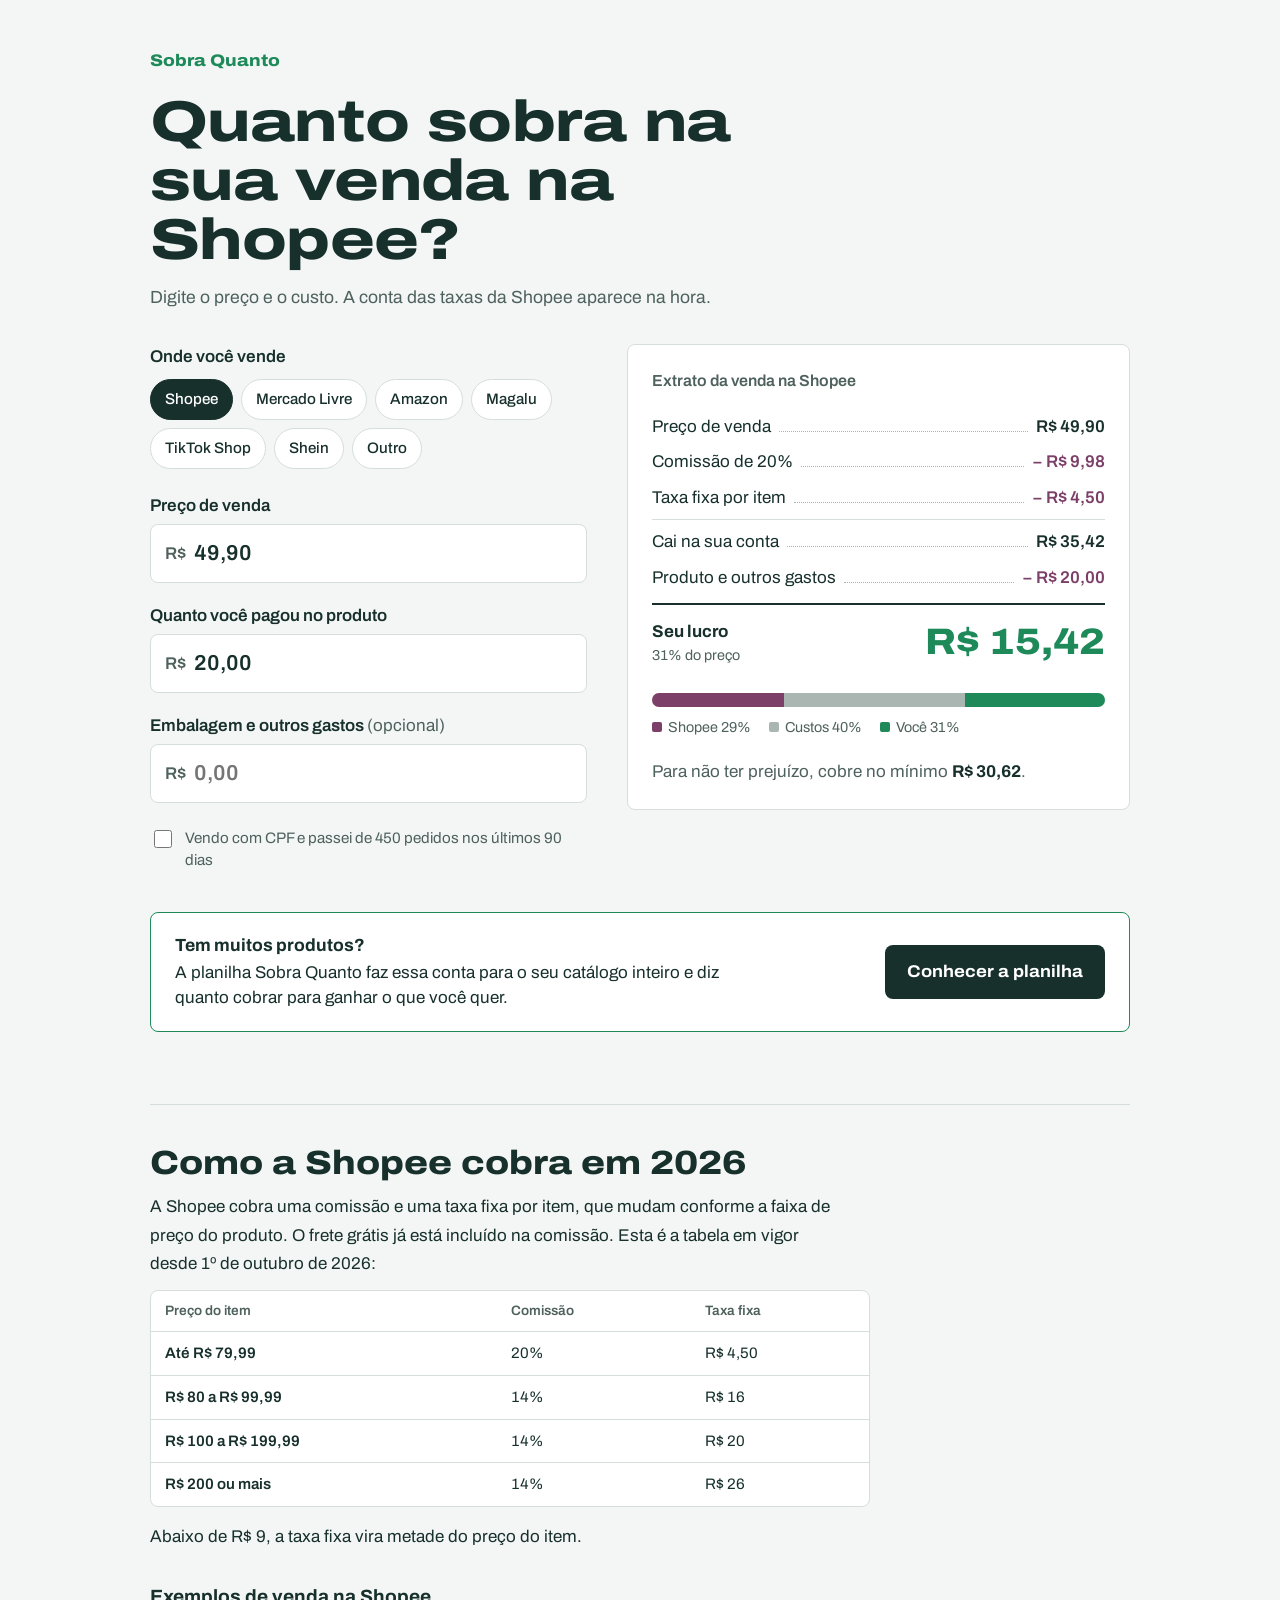
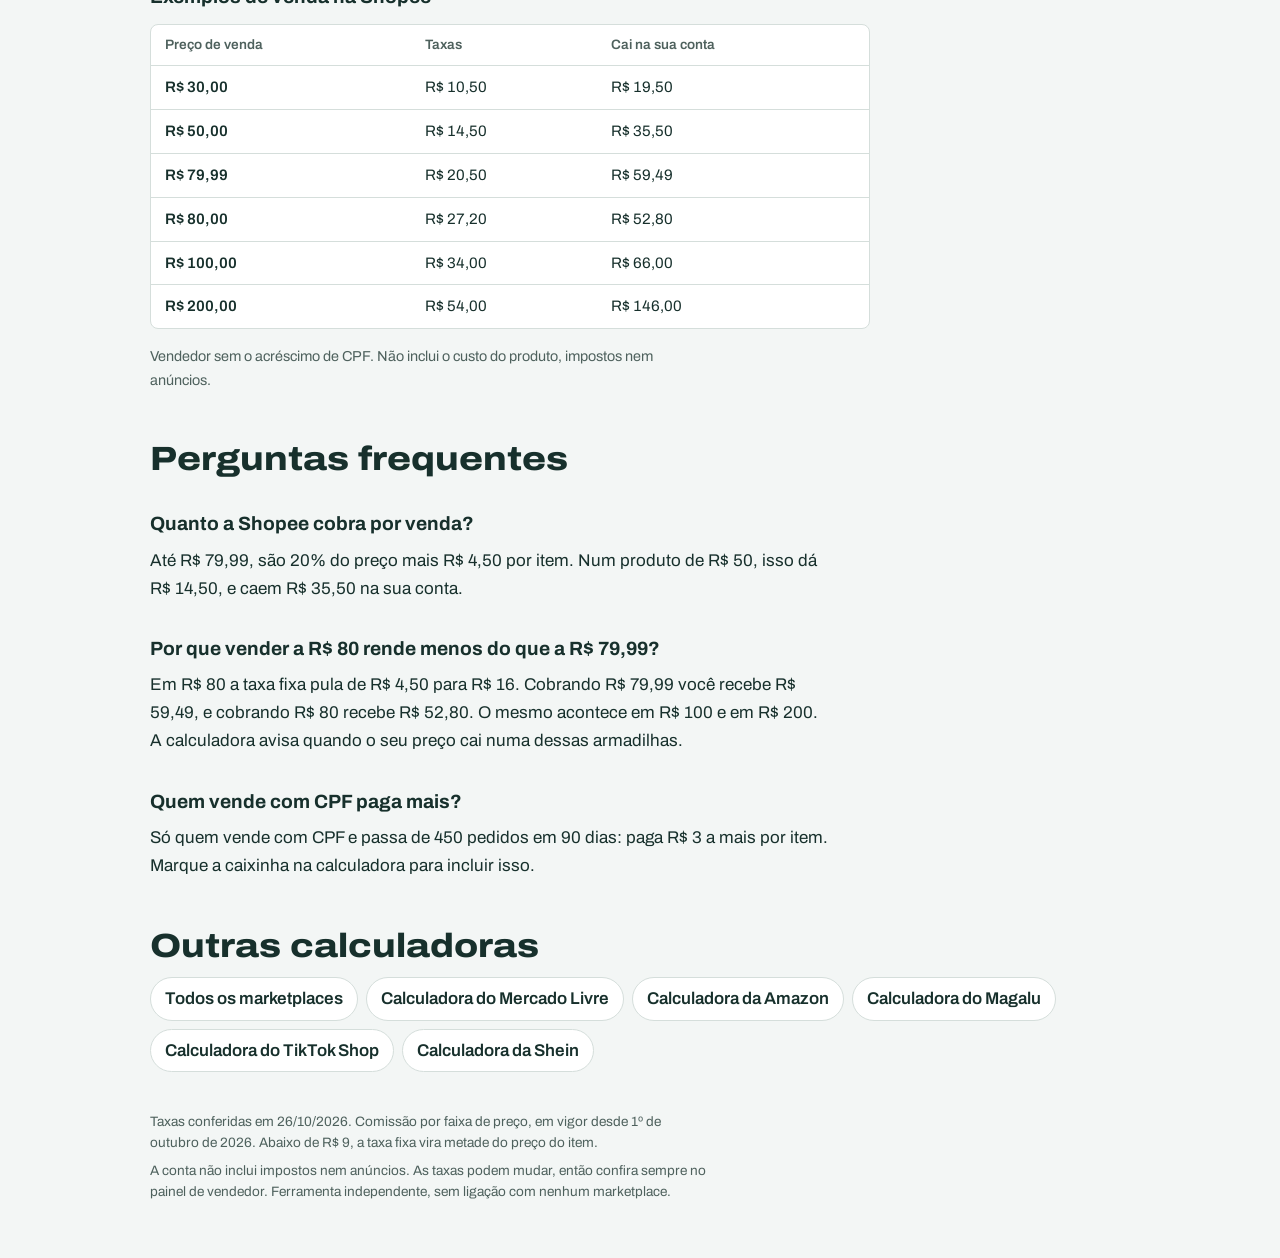
<file: calculadora-shopee.html>
<!DOCTYPE html>
<html lang="pt-BR">
<head>
  <meta charset="UTF-8">
  <meta name="viewport" content="width=device-width, initial-scale=1">

  <!-- Título e descrição: é isso que aparece no resultado do Google. -->
  <title>Calculadora de taxas da Shopee 2026 | Sobra Quanto</title>
  <meta name="description" content="Digite o preço e o custo e veja na hora quanto a Shopee desconta, quanto cai na sua conta e o seu lucro. Tabela de comissão e taxa fixa de outubro de 2026.">

  <!-- Endereço oficial da página (ajuda o Google a não achar que existem páginas repetidas). -->
  <link rel="canonical" href="https://pedroomello.github.io/calculadora/calculadora-shopee.html">

  <!-- Como o link aparece quando alguém compartilha no WhatsApp ou Facebook. -->
  <meta property="og:type" content="website">
  <meta property="og:locale" content="pt_BR">
  <meta property="og:url" content="https://pedroomello.github.io/calculadora/calculadora-shopee.html">
  <meta property="og:title" content="Quanto sobra na sua venda na Shopee?">
  <meta property="og:description" content="Digite o preço e o custo e veja na hora quanto a Shopee desconta, quanto cai na sua conta e o seu lucro. Tabela de comissão e taxa fixa de outubro de 2026.">

  <!-- Fonte do site (Archivo, do Google Fonts). -->
  <link rel="preconnect" href="https://fonts.googleapis.com">
  <link rel="preconnect" href="https://fonts.gstatic.com" crossorigin>
  <link href="https://fonts.googleapis.com/css2?family=Archivo:wdth,wght@62..125,400..800&display=swap" rel="stylesheet">

  <link rel="stylesheet" href="estilo.css">
</head>
<body>

  <header class="topo">
    <a class="marca" href="./">Sobra Quanto</a>
    <h1>Quanto sobra na sua venda na Shopee?</h1>
    <p class="subtitulo">Digite o preço e o custo. A conta das taxas da Shopee aparece na hora.</p>
  </header>

  <main class="calculadora">

    <!-- ============ LADO ESQUERDO: O QUE A PESSOA DIGITA ============ -->
    <form class="entradas" onsubmit="return false">

      <!-- Onde a pessoa vende. O "value" de cada opção é usado no calculadora.js. -->
      <fieldset class="lugares">
        <legend>Onde você vende</legend>
        <div class="opcoes-lugar">
          <label><input type="radio" name="lugar" value="shopee" checked><span>Shopee</span></label>
          <label><input type="radio" name="lugar" value="mercado-livre"><span>Mercado Livre</span></label>
          <label><input type="radio" name="lugar" value="amazon"><span>Amazon</span></label>
          <label><input type="radio" name="lugar" value="magalu"><span>Magalu</span></label>
          <label><input type="radio" name="lugar" value="tiktok-shop"><span>TikTok Shop</span></label>
          <label><input type="radio" name="lugar" value="shein"><span>Shein</span></label>
          <label><input type="radio" name="lugar" value="outro"><span>Outro</span></label>
        </div>
      </fieldset>

      <div class="campo">
        <label for="preco">Preço de venda</label>
        <div class="caixa">
          <span aria-hidden="true">R$</span>
          <input id="preco" type="text" inputmode="decimal" autocomplete="off" placeholder="49,90" value="49,90" aria-describedby="erro-preco">
        </div>
        <p class="erro" id="erro-preco" role="alert"></p>
      </div>

      <div class="campo">
        <label for="custo">Quanto você pagou no produto</label>
        <div class="caixa">
          <span aria-hidden="true">R$</span>
          <input id="custo" type="text" inputmode="decimal" autocomplete="off" placeholder="20,00" value="20,00" aria-describedby="erro-custo">
        </div>
        <p class="erro" id="erro-custo" role="alert"></p>
      </div>

      <div class="campo">
        <label for="outros">Embalagem e outros gastos <span class="opcional">(opcional)</span></label>
        <div class="caixa">
          <span aria-hidden="true">R$</span>
          <input id="outros" type="text" inputmode="decimal" autocomplete="off" placeholder="0,00" aria-describedby="erro-outros">
        </div>
        <p class="erro" id="erro-outros" role="alert"></p>
      </div>

      <!-- ===== Campos extras: só aparece o bloco do marketplace escolhido ===== -->

      <div class="extras" data-lugar="shopee">
        <label class="caixinha">
          <input id="shopee-cpf" type="checkbox">
          <span>Vendo com CPF e passei de 450 pedidos nos últimos 90 dias</span>
        </label>
      </div>

      <div class="extras" data-lugar="mercado-livre" hidden>
        <div class="dupla">
          <div class="campo">
            <label for="ml-tipo">Tipo de anúncio</label>
            <select id="ml-tipo">
              <option value="classico">Clássico</option>
              <option value="premium">Premium</option>
            </select>
          </div>
          <div class="campo">
            <label for="ml-comissao">Tarifa de venda</label>
            <div class="caixa">
              <input id="ml-comissao" type="text" inputmode="decimal" autocomplete="off" aria-describedby="erro-ml-comissao dica-ml">
              <span aria-hidden="true">%</span>
            </div>
            <p class="erro" id="erro-ml-comissao" role="alert"></p>
          </div>
        </div>
        <p class="dica" id="dica-ml">Muda conforme a categoria. Veja a sua no anúncio, em "Tarifa de venda".</p>
        <div class="campo">
          <label for="ml-peso">Peso do pacote</label>
          <select id="ml-peso"></select>
        </div>
      </div>

      <div class="extras" data-lugar="amazon" hidden>
        <div class="dupla">
          <div class="campo">
            <label for="amazon-comissao">Comissão da categoria</label>
            <div class="caixa">
              <input id="amazon-comissao" type="text" inputmode="decimal" autocomplete="off" aria-describedby="erro-amazon-comissao">
              <span aria-hidden="true">%</span>
            </div>
            <p class="erro" id="erro-amazon-comissao" role="alert"></p>
          </div>
          <div class="campo">
            <label for="amazon-plano">Seu plano</label>
            <select id="amazon-plano">
              <option value="individual">Individual (R$ 2 por item)</option>
              <option value="profissional">Profissional (mensalidade)</option>
            </select>
          </div>
        </div>
      </div>

      <div class="extras" data-lugar="magalu" hidden>
        <div class="campo">
          <label for="magalu-comissao">Sua comissão</label>
          <div class="caixa caixa-curta">
            <input id="magalu-comissao" type="text" inputmode="decimal" autocomplete="off" aria-describedby="erro-magalu-comissao">
            <span aria-hidden="true">%</span>
          </div>
          <p class="erro" id="erro-magalu-comissao" role="alert"></p>
        </div>
      </div>

      <div class="extras" data-lugar="tiktok-shop" hidden>
        <label class="caixinha">
          <input id="tiktok-frete" type="checkbox" checked>
          <span>Participo do Programa de Taxas de Envio (vem marcado para todo mundo)</span>
        </label>
      </div>

      <div class="extras" data-lugar="outro" hidden>
        <div class="dupla">
          <div class="campo">
            <label for="outro-comissao">Comissão</label>
            <div class="caixa">
              <input id="outro-comissao" type="text" inputmode="decimal" autocomplete="off" placeholder="15" value="15" aria-describedby="erro-outro-comissao">
              <span aria-hidden="true">%</span>
            </div>
            <p class="erro" id="erro-outro-comissao" role="alert"></p>
          </div>
          <div class="campo">
            <label for="outro-fixa">Taxa fixa por venda</label>
            <div class="caixa">
              <span aria-hidden="true">R$</span>
              <input id="outro-fixa" type="text" inputmode="decimal" autocomplete="off" placeholder="0,00" aria-describedby="erro-outro-fixa">
            </div>
            <p class="erro" id="erro-outro-fixa" role="alert"></p>
          </div>
        </div>
      </div>

    </form>

    <!-- ============ LADO DIREITO: O RESULTADO ============ -->
    <section class="extrato" aria-live="polite">

      <p id="vazio" class="vazio">Digite o preço de venda para ver a conta.</p>

      <div id="resultado">
        <h2 id="r-titulo">Extrato da venda</h2>

        <dl class="linhas">
          <div class="linha">
            <dt>Preço de venda</dt>
            <dd id="r-preco"></dd>
          </div>

          <!-- As linhas de taxa mudam conforme o marketplace. O calculadora.js desenha aqui. -->
          <div id="r-descontos"></div>

          <div class="linha subtotal">
            <dt>Cai na sua conta</dt>
            <dd id="r-repasse"></dd>
          </div>
          <div class="linha desconto">
            <dt>Produto e outros gastos</dt>
            <dd id="r-custos"></dd>
          </div>
          <div class="linha total" id="linha-lucro">
            <dt><span id="r-lucro-rotulo">Seu lucro</span> <span id="r-margem" class="margem"></span></dt>
            <dd id="r-lucro"></dd>
          </div>
        </dl>

        <!-- Barra mostrando para onde vai cada real da venda. -->
        <div class="barra" aria-hidden="true">
          <span id="barra-taxa" class="parte taxa"></span>
          <span id="barra-custo" class="parte custo"></span>
          <span id="barra-lucro" class="parte lucro"></span>
        </div>
        <ul class="legenda">
          <li class="taxa" id="legenda-taxa"></li>
          <li class="custo" id="legenda-custo"></li>
          <li class="lucro" id="legenda-lucro"></li>
        </ul>

        <div id="aviso" class="aviso" hidden>
          <strong>Cuidado com este preço.</strong>
          <p id="aviso-texto"></p>
        </div>

        <p class="minimo" id="minimo">
          Para não ter prejuízo, cobre no mínimo <strong id="r-minimo"></strong>.
        </p>
      </div>

    </section>
  </main>

  <!-- Convite para a planilha paga -->
  <aside class="faixa-planilha">
    <p>
      <strong>Tem muitos produtos?</strong>
      A planilha Sobra Quanto faz essa conta para o seu catálogo inteiro e diz quanto cobrar para ganhar o que você quer.
    </p>
    <a href="planilha.html">Conhecer a planilha</a>
  </aside>

  <!-- ============ TEXTO EXPLICATIVO (ajuda o Google a entender a página) ============
       ATENÇÃO: os números daqui são escritos à mão. Quando mudar o taxas.js,
       atualize também este texto. -->
  <article class="explica">
    <!-- ATENÇÃO: os números daqui são escritos à mão. Quando mudar o taxas.js, atualize também. -->

    <h2>Como a Shopee cobra em 2026</h2>
    <p>
      A Shopee cobra uma comissão e uma taxa fixa por item, que mudam conforme a faixa de preço do produto.
      O frete grátis já está incluído na comissão. Esta é a tabela em vigor desde 1º de outubro de 2026:
    </p>
    <div class="tabela-rolagem">
      <table>
        <thead><tr><th scope="col">Preço do item</th><th scope="col">Comissão</th><th scope="col">Taxa fixa</th></tr></thead>
        <tbody>
          <tr><th scope="row">Até R$ 79,99</th><td>20%</td><td>R$ 4,50</td></tr>
          <tr><th scope="row">R$ 80 a R$ 99,99</th><td>14%</td><td>R$ 16</td></tr>
          <tr><th scope="row">R$ 100 a R$ 199,99</th><td>14%</td><td>R$ 20</td></tr>
          <tr><th scope="row">R$ 200 ou mais</th><td>14%</td><td>R$ 26</td></tr>
        </tbody>
      </table>
    </div>
    <p>Abaixo de R$ 9, a taxa fixa vira metade do preço do item.</p>

    <h3>Exemplos de venda na Shopee</h3>
    <div class="tabela-rolagem">
      <table>
        <thead>
          <tr><th scope="col">Preço de venda</th><th scope="col">Taxas</th><th scope="col">Cai na sua conta</th></tr>
        </thead>
        <tbody>
          <tr><th scope="row">R$ 30,00</th><td>R$ 10,50</td><td>R$ 19,50</td></tr>
          <tr><th scope="row">R$ 50,00</th><td>R$ 14,50</td><td>R$ 35,50</td></tr>
          <tr><th scope="row">R$ 79,99</th><td>R$ 20,50</td><td>R$ 59,49</td></tr>
          <tr><th scope="row">R$ 80,00</th><td>R$ 27,20</td><td>R$ 52,80</td></tr>
          <tr><th scope="row">R$ 100,00</th><td>R$ 34,00</td><td>R$ 66,00</td></tr>
          <tr><th scope="row">R$ 200,00</th><td>R$ 54,00</td><td>R$ 146,00</td></tr>
        </tbody>
      </table>
    </div>
    <p class="nota-tabela">Vendedor sem o acréscimo de CPF. Não inclui o custo do produto, impostos nem anúncios.</p>

    <h2>Perguntas frequentes</h2>
    <h3>Quanto a Shopee cobra por venda?</h3>
    <p>Até R$ 79,99, são 20% do preço mais R$ 4,50 por item. Num produto de R$ 50, isso dá R$ 14,50, e caem R$ 35,50 na sua conta.</p>
    <h3>Por que vender a R$ 80 rende menos do que a R$ 79,99?</h3>
    <p>Em R$ 80 a taxa fixa pula de R$ 4,50 para R$ 16. Cobrando R$ 79,99 você recebe R$ 59,49, e cobrando R$ 80 recebe R$ 52,80. O mesmo acontece em R$ 100 e em R$ 200. A calculadora avisa quando o seu preço cai numa dessas armadilhas.</p>
    <h3>Quem vende com CPF paga mais?</h3>
    <p>Só quem vende com CPF e passa de 450 pedidos em 90 dias: paga R$ 3 a mais por item. Marque a caixinha na calculadora para incluir isso.</p>

    <h2>Outras calculadoras</h2>
    <ul class="outras">
      <li><a href="./">Todos os marketplaces</a></li>
      <li><a href="calculadora-mercado-livre.html">Calculadora do Mercado Livre</a></li>
      <li><a href="calculadora-amazon.html">Calculadora da Amazon</a></li>
      <li><a href="calculadora-magalu.html">Calculadora do Magalu</a></li>
      <li><a href="calculadora-tiktok-shop.html">Calculadora do TikTok Shop</a></li>
      <li><a href="calculadora-shein.html">Calculadora da Shein</a></li>
    </ul>

  </article>

  <footer class="rodape">
    <p>
      Taxas conferidas em <span id="data-taxas"></span>. <span id="nota-taxas"></span>
    </p>
    <p>
      A conta não inclui impostos nem anúncios. As taxas podem mudar, então confira sempre no painel de vendedor.
      Ferramenta independente, sem ligação com nenhum marketplace.
    </p>
  </footer>

  <!-- Primeiro as taxas, depois a calculadora (ela usa as taxas). -->
  <script src="taxas.js"></script>
  <script src="calculadora.js"></script>
</body>
</html>
</file>
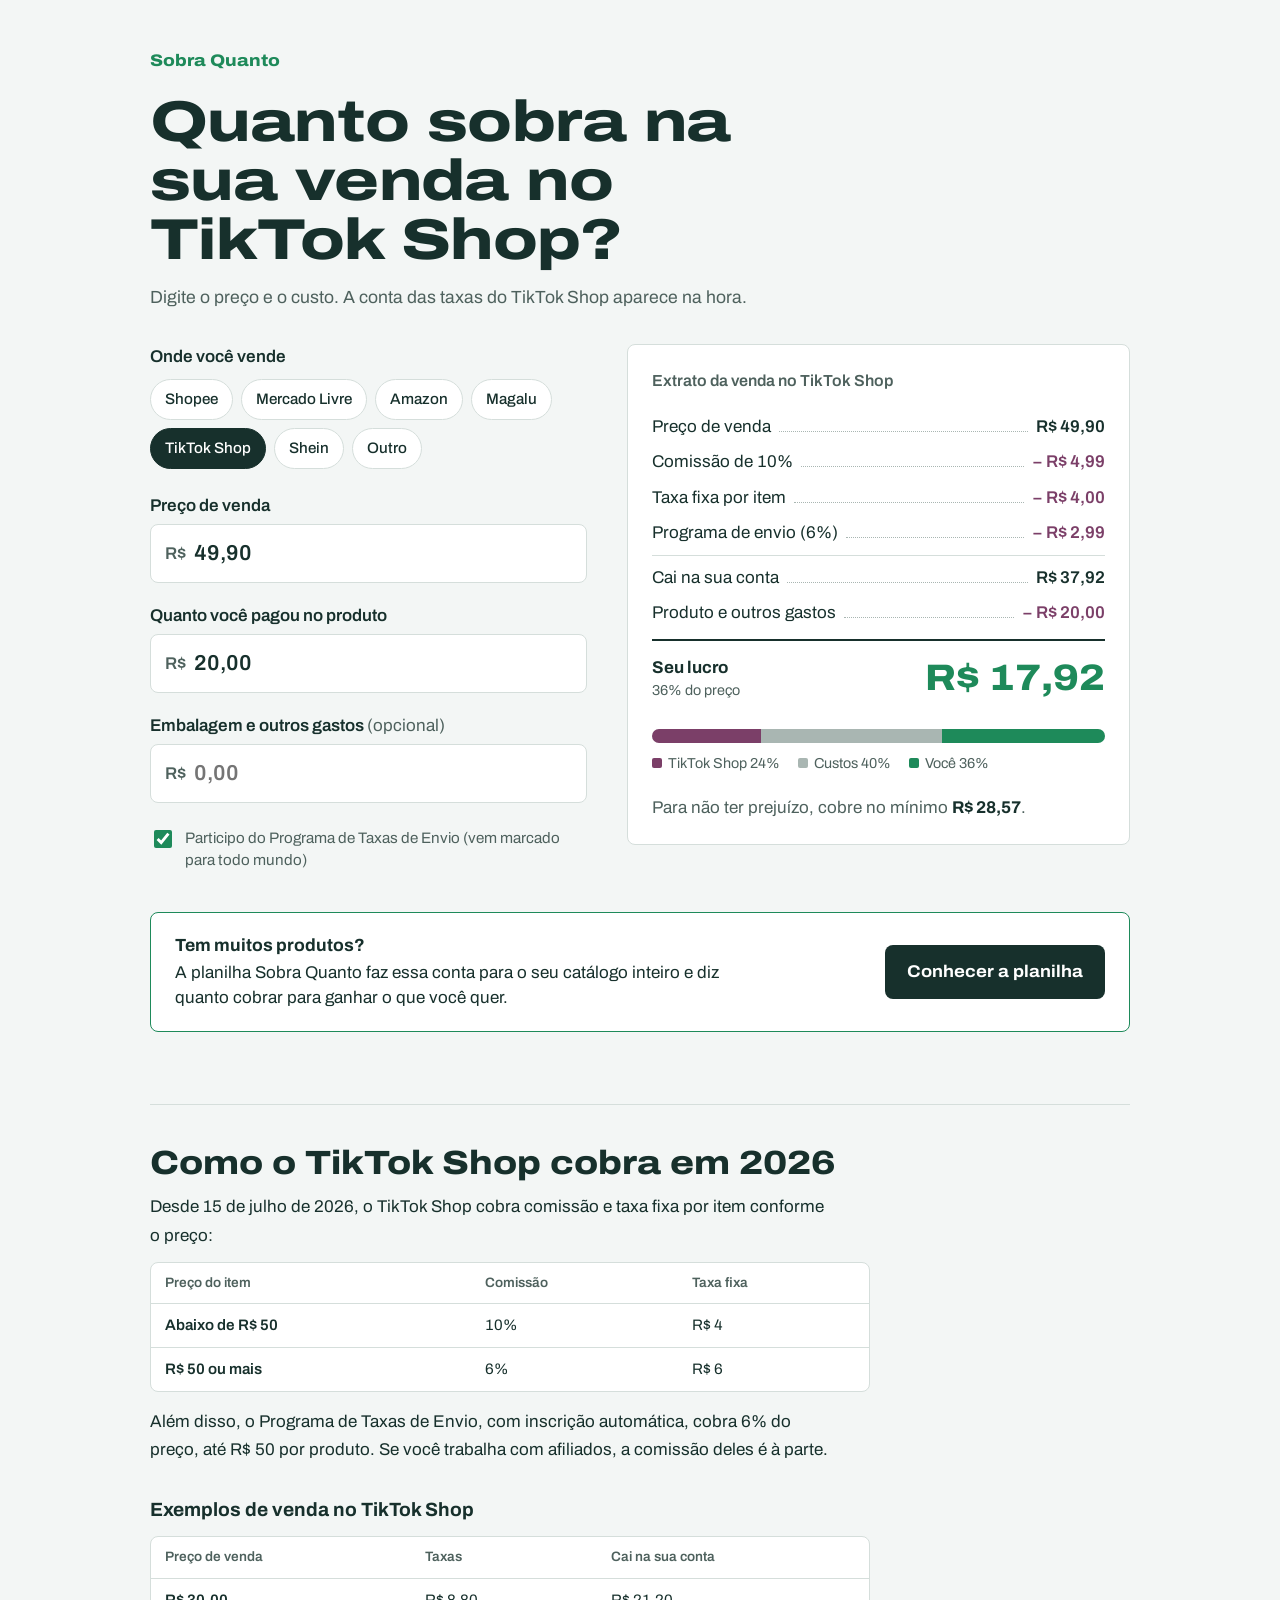
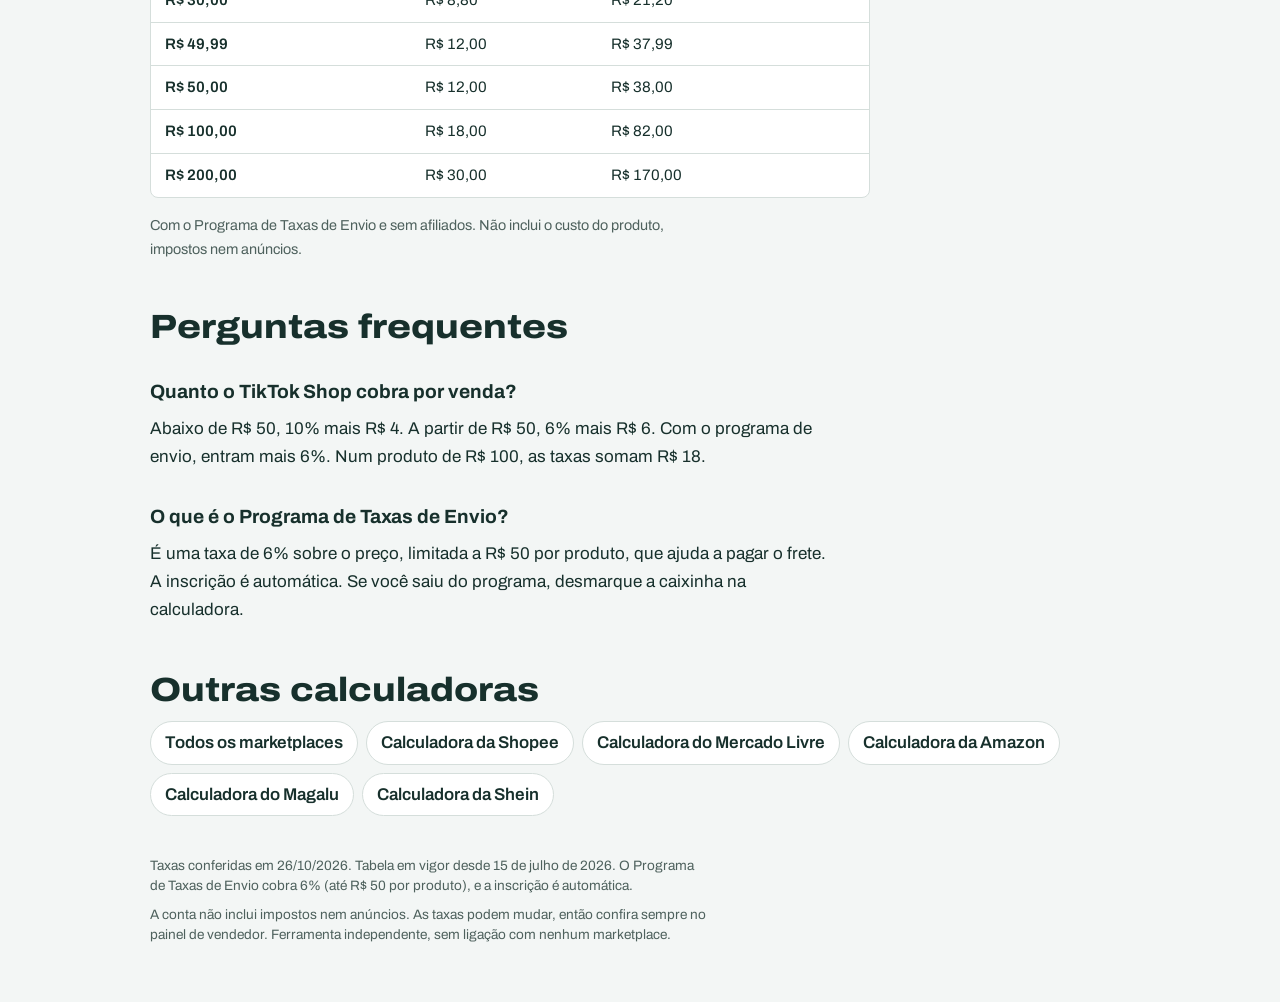
<file: calculadora-tiktok-shop.html>
<!DOCTYPE html>
<html lang="pt-BR">
<head>
  <meta charset="UTF-8">
  <meta name="viewport" content="width=device-width, initial-scale=1">

  <!-- Título e descrição: é isso que aparece no resultado do Google. -->
  <title>Calculadora de taxas do TikTok Shop 2026 | Sobra Quanto</title>
  <meta name="description" content="Calcule a comissão do TikTok Shop, a taxa fixa e o programa de envio, e veja quanto cai na sua conta e o seu lucro. Tabela em vigor desde julho de 2026.">

  <!-- Endereço oficial da página (ajuda o Google a não achar que existem páginas repetidas). -->
  <link rel="canonical" href="https://pedroomello.github.io/calculadora/calculadora-tiktok-shop.html">

  <!-- Como o link aparece quando alguém compartilha no WhatsApp ou Facebook. -->
  <meta property="og:type" content="website">
  <meta property="og:locale" content="pt_BR">
  <meta property="og:url" content="https://pedroomello.github.io/calculadora/calculadora-tiktok-shop.html">
  <meta property="og:title" content="Quanto sobra na sua venda no TikTok Shop?">
  <meta property="og:description" content="Calcule a comissão do TikTok Shop, a taxa fixa e o programa de envio, e veja quanto cai na sua conta e o seu lucro. Tabela em vigor desde julho de 2026.">

  <!-- Fonte do site (Archivo, do Google Fonts). -->
  <link rel="preconnect" href="https://fonts.googleapis.com">
  <link rel="preconnect" href="https://fonts.gstatic.com" crossorigin>
  <link href="https://fonts.googleapis.com/css2?family=Archivo:wdth,wght@62..125,400..800&display=swap" rel="stylesheet">

  <link rel="stylesheet" href="estilo.css">
</head>
<body>

  <header class="topo">
    <a class="marca" href="./">Sobra Quanto</a>
    <h1>Quanto sobra na sua venda no TikTok Shop?</h1>
    <p class="subtitulo">Digite o preço e o custo. A conta das taxas do TikTok Shop aparece na hora.</p>
  </header>

  <main class="calculadora">

    <!-- ============ LADO ESQUERDO: O QUE A PESSOA DIGITA ============ -->
    <form class="entradas" onsubmit="return false">

      <!-- Onde a pessoa vende. O "value" de cada opção é usado no calculadora.js. -->
      <fieldset class="lugares">
        <legend>Onde você vende</legend>
        <div class="opcoes-lugar">
          <label><input type="radio" name="lugar" value="shopee"><span>Shopee</span></label>
          <label><input type="radio" name="lugar" value="mercado-livre"><span>Mercado Livre</span></label>
          <label><input type="radio" name="lugar" value="amazon"><span>Amazon</span></label>
          <label><input type="radio" name="lugar" value="magalu"><span>Magalu</span></label>
          <label><input type="radio" name="lugar" value="tiktok-shop" checked><span>TikTok Shop</span></label>
          <label><input type="radio" name="lugar" value="shein"><span>Shein</span></label>
          <label><input type="radio" name="lugar" value="outro"><span>Outro</span></label>
        </div>
      </fieldset>

      <div class="campo">
        <label for="preco">Preço de venda</label>
        <div class="caixa">
          <span aria-hidden="true">R$</span>
          <input id="preco" type="text" inputmode="decimal" autocomplete="off" placeholder="49,90" value="49,90" aria-describedby="erro-preco">
        </div>
        <p class="erro" id="erro-preco" role="alert"></p>
      </div>

      <div class="campo">
        <label for="custo">Quanto você pagou no produto</label>
        <div class="caixa">
          <span aria-hidden="true">R$</span>
          <input id="custo" type="text" inputmode="decimal" autocomplete="off" placeholder="20,00" value="20,00" aria-describedby="erro-custo">
        </div>
        <p class="erro" id="erro-custo" role="alert"></p>
      </div>

      <div class="campo">
        <label for="outros">Embalagem e outros gastos <span class="opcional">(opcional)</span></label>
        <div class="caixa">
          <span aria-hidden="true">R$</span>
          <input id="outros" type="text" inputmode="decimal" autocomplete="off" placeholder="0,00" aria-describedby="erro-outros">
        </div>
        <p class="erro" id="erro-outros" role="alert"></p>
      </div>

      <!-- ===== Campos extras: só aparece o bloco do marketplace escolhido ===== -->

      <div class="extras" data-lugar="shopee">
        <label class="caixinha">
          <input id="shopee-cpf" type="checkbox">
          <span>Vendo com CPF e passei de 450 pedidos nos últimos 90 dias</span>
        </label>
      </div>

      <div class="extras" data-lugar="mercado-livre" hidden>
        <div class="dupla">
          <div class="campo">
            <label for="ml-tipo">Tipo de anúncio</label>
            <select id="ml-tipo">
              <option value="classico">Clássico</option>
              <option value="premium">Premium</option>
            </select>
          </div>
          <div class="campo">
            <label for="ml-comissao">Tarifa de venda</label>
            <div class="caixa">
              <input id="ml-comissao" type="text" inputmode="decimal" autocomplete="off" aria-describedby="erro-ml-comissao dica-ml">
              <span aria-hidden="true">%</span>
            </div>
            <p class="erro" id="erro-ml-comissao" role="alert"></p>
          </div>
        </div>
        <p class="dica" id="dica-ml">Muda conforme a categoria. Veja a sua no anúncio, em "Tarifa de venda".</p>
        <div class="campo">
          <label for="ml-peso">Peso do pacote</label>
          <select id="ml-peso"></select>
        </div>
      </div>

      <div class="extras" data-lugar="amazon" hidden>
        <div class="dupla">
          <div class="campo">
            <label for="amazon-comissao">Comissão da categoria</label>
            <div class="caixa">
              <input id="amazon-comissao" type="text" inputmode="decimal" autocomplete="off" aria-describedby="erro-amazon-comissao">
              <span aria-hidden="true">%</span>
            </div>
            <p class="erro" id="erro-amazon-comissao" role="alert"></p>
          </div>
          <div class="campo">
            <label for="amazon-plano">Seu plano</label>
            <select id="amazon-plano">
              <option value="individual">Individual (R$ 2 por item)</option>
              <option value="profissional">Profissional (mensalidade)</option>
            </select>
          </div>
        </div>
      </div>

      <div class="extras" data-lugar="magalu" hidden>
        <div class="campo">
          <label for="magalu-comissao">Sua comissão</label>
          <div class="caixa caixa-curta">
            <input id="magalu-comissao" type="text" inputmode="decimal" autocomplete="off" aria-describedby="erro-magalu-comissao">
            <span aria-hidden="true">%</span>
          </div>
          <p class="erro" id="erro-magalu-comissao" role="alert"></p>
        </div>
      </div>

      <div class="extras" data-lugar="tiktok-shop" hidden>
        <label class="caixinha">
          <input id="tiktok-frete" type="checkbox" checked>
          <span>Participo do Programa de Taxas de Envio (vem marcado para todo mundo)</span>
        </label>
      </div>

      <div class="extras" data-lugar="outro" hidden>
        <div class="dupla">
          <div class="campo">
            <label for="outro-comissao">Comissão</label>
            <div class="caixa">
              <input id="outro-comissao" type="text" inputmode="decimal" autocomplete="off" placeholder="15" value="15" aria-describedby="erro-outro-comissao">
              <span aria-hidden="true">%</span>
            </div>
            <p class="erro" id="erro-outro-comissao" role="alert"></p>
          </div>
          <div class="campo">
            <label for="outro-fixa">Taxa fixa por venda</label>
            <div class="caixa">
              <span aria-hidden="true">R$</span>
              <input id="outro-fixa" type="text" inputmode="decimal" autocomplete="off" placeholder="0,00" aria-describedby="erro-outro-fixa">
            </div>
            <p class="erro" id="erro-outro-fixa" role="alert"></p>
          </div>
        </div>
      </div>

    </form>

    <!-- ============ LADO DIREITO: O RESULTADO ============ -->
    <section class="extrato" aria-live="polite">

      <p id="vazio" class="vazio">Digite o preço de venda para ver a conta.</p>

      <div id="resultado">
        <h2 id="r-titulo">Extrato da venda</h2>

        <dl class="linhas">
          <div class="linha">
            <dt>Preço de venda</dt>
            <dd id="r-preco"></dd>
          </div>

          <!-- As linhas de taxa mudam conforme o marketplace. O calculadora.js desenha aqui. -->
          <div id="r-descontos"></div>

          <div class="linha subtotal">
            <dt>Cai na sua conta</dt>
            <dd id="r-repasse"></dd>
          </div>
          <div class="linha desconto">
            <dt>Produto e outros gastos</dt>
            <dd id="r-custos"></dd>
          </div>
          <div class="linha total" id="linha-lucro">
            <dt><span id="r-lucro-rotulo">Seu lucro</span> <span id="r-margem" class="margem"></span></dt>
            <dd id="r-lucro"></dd>
          </div>
        </dl>

        <!-- Barra mostrando para onde vai cada real da venda. -->
        <div class="barra" aria-hidden="true">
          <span id="barra-taxa" class="parte taxa"></span>
          <span id="barra-custo" class="parte custo"></span>
          <span id="barra-lucro" class="parte lucro"></span>
        </div>
        <ul class="legenda">
          <li class="taxa" id="legenda-taxa"></li>
          <li class="custo" id="legenda-custo"></li>
          <li class="lucro" id="legenda-lucro"></li>
        </ul>

        <div id="aviso" class="aviso" hidden>
          <strong>Cuidado com este preço.</strong>
          <p id="aviso-texto"></p>
        </div>

        <p class="minimo" id="minimo">
          Para não ter prejuízo, cobre no mínimo <strong id="r-minimo"></strong>.
        </p>
      </div>

    </section>
  </main>

  <!-- Convite para a planilha paga -->
  <aside class="faixa-planilha">
    <p>
      <strong>Tem muitos produtos?</strong>
      A planilha Sobra Quanto faz essa conta para o seu catálogo inteiro e diz quanto cobrar para ganhar o que você quer.
    </p>
    <a href="planilha.html">Conhecer a planilha</a>
  </aside>

  <!-- ============ TEXTO EXPLICATIVO (ajuda o Google a entender a página) ============
       ATENÇÃO: os números daqui são escritos à mão. Quando mudar o taxas.js,
       atualize também este texto. -->
  <article class="explica">
    <!-- ATENÇÃO: os números daqui são escritos à mão. Quando mudar o taxas.js, atualize também. -->

    <h2>Como o TikTok Shop cobra em 2026</h2>
    <p>Desde 15 de julho de 2026, o TikTok Shop cobra comissão e taxa fixa por item conforme o preço:</p>
    <div class="tabela-rolagem">
      <table>
        <thead><tr><th scope="col">Preço do item</th><th scope="col">Comissão</th><th scope="col">Taxa fixa</th></tr></thead>
        <tbody>
          <tr><th scope="row">Abaixo de R$ 50</th><td>10%</td><td>R$ 4</td></tr>
          <tr><th scope="row">R$ 50 ou mais</th><td>6%</td><td>R$ 6</td></tr>
        </tbody>
      </table>
    </div>
    <p>
      Além disso, o Programa de Taxas de Envio, com inscrição automática, cobra 6% do preço, até R$ 50 por produto.
      Se você trabalha com afiliados, a comissão deles é à parte.
    </p>

    <h3>Exemplos de venda no TikTok Shop</h3>
    <div class="tabela-rolagem">
      <table>
        <thead>
          <tr><th scope="col">Preço de venda</th><th scope="col">Taxas</th><th scope="col">Cai na sua conta</th></tr>
        </thead>
        <tbody>
          <tr><th scope="row">R$ 30,00</th><td>R$ 8,80</td><td>R$ 21,20</td></tr>
          <tr><th scope="row">R$ 49,99</th><td>R$ 12,00</td><td>R$ 37,99</td></tr>
          <tr><th scope="row">R$ 50,00</th><td>R$ 12,00</td><td>R$ 38,00</td></tr>
          <tr><th scope="row">R$ 100,00</th><td>R$ 18,00</td><td>R$ 82,00</td></tr>
          <tr><th scope="row">R$ 200,00</th><td>R$ 30,00</td><td>R$ 170,00</td></tr>
        </tbody>
      </table>
    </div>
    <p class="nota-tabela">Com o Programa de Taxas de Envio e sem afiliados. Não inclui o custo do produto, impostos nem anúncios.</p>

    <h2>Perguntas frequentes</h2>
    <h3>Quanto o TikTok Shop cobra por venda?</h3>
    <p>Abaixo de R$ 50, 10% mais R$ 4. A partir de R$ 50, 6% mais R$ 6. Com o programa de envio, entram mais 6%. Num produto de R$ 100, as taxas somam R$ 18.</p>
    <h3>O que é o Programa de Taxas de Envio?</h3>
    <p>É uma taxa de 6% sobre o preço, limitada a R$ 50 por produto, que ajuda a pagar o frete. A inscrição é automática. Se você saiu do programa, desmarque a caixinha na calculadora.</p>

    <h2>Outras calculadoras</h2>
    <ul class="outras">
      <li><a href="./">Todos os marketplaces</a></li>
      <li><a href="calculadora-shopee.html">Calculadora da Shopee</a></li>
      <li><a href="calculadora-mercado-livre.html">Calculadora do Mercado Livre</a></li>
      <li><a href="calculadora-amazon.html">Calculadora da Amazon</a></li>
      <li><a href="calculadora-magalu.html">Calculadora do Magalu</a></li>
      <li><a href="calculadora-shein.html">Calculadora da Shein</a></li>
    </ul>

  </article>

  <footer class="rodape">
    <p>
      Taxas conferidas em <span id="data-taxas"></span>. <span id="nota-taxas"></span>
    </p>
    <p>
      A conta não inclui impostos nem anúncios. As taxas podem mudar, então confira sempre no painel de vendedor.
      Ferramenta independente, sem ligação com nenhum marketplace.
    </p>
  </footer>

  <!-- Primeiro as taxas, depois a calculadora (ela usa as taxas). -->
  <script src="taxas.js"></script>
  <script src="calculadora.js"></script>
</body>
</html>
</file>
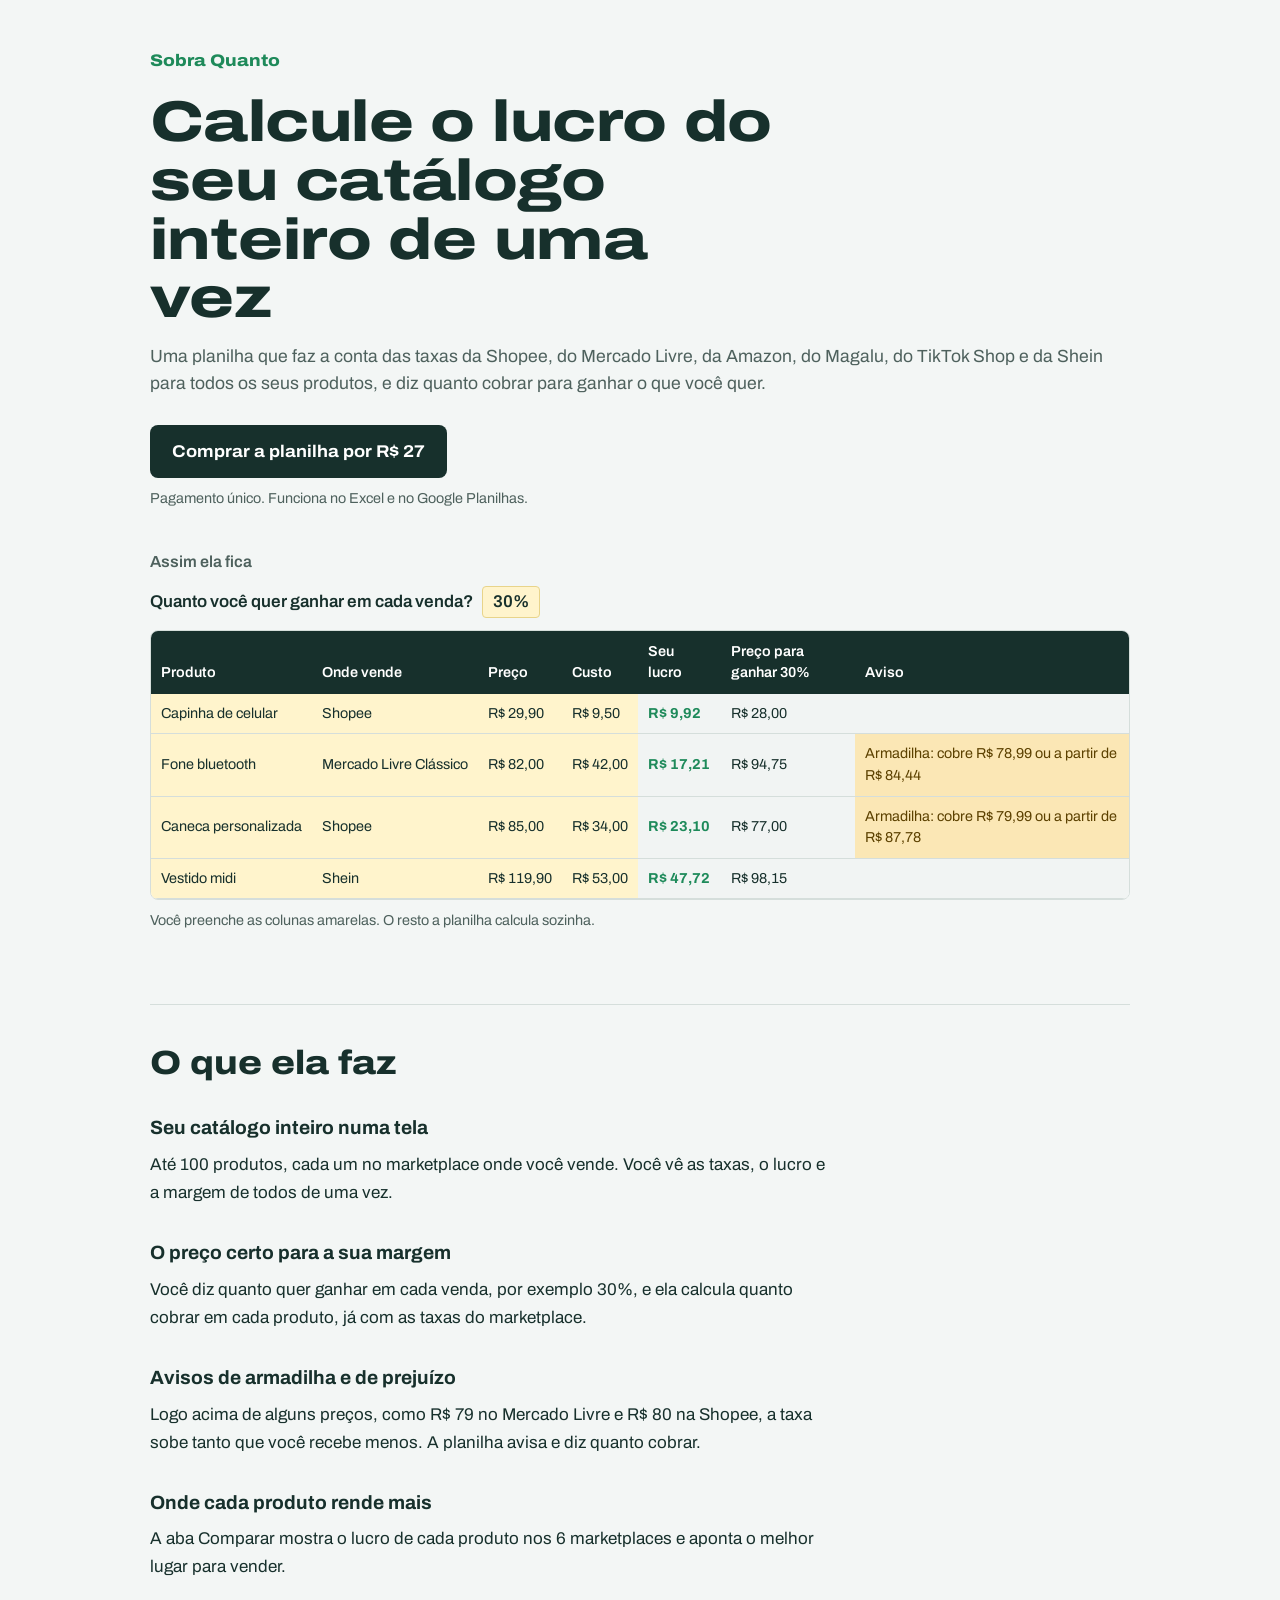
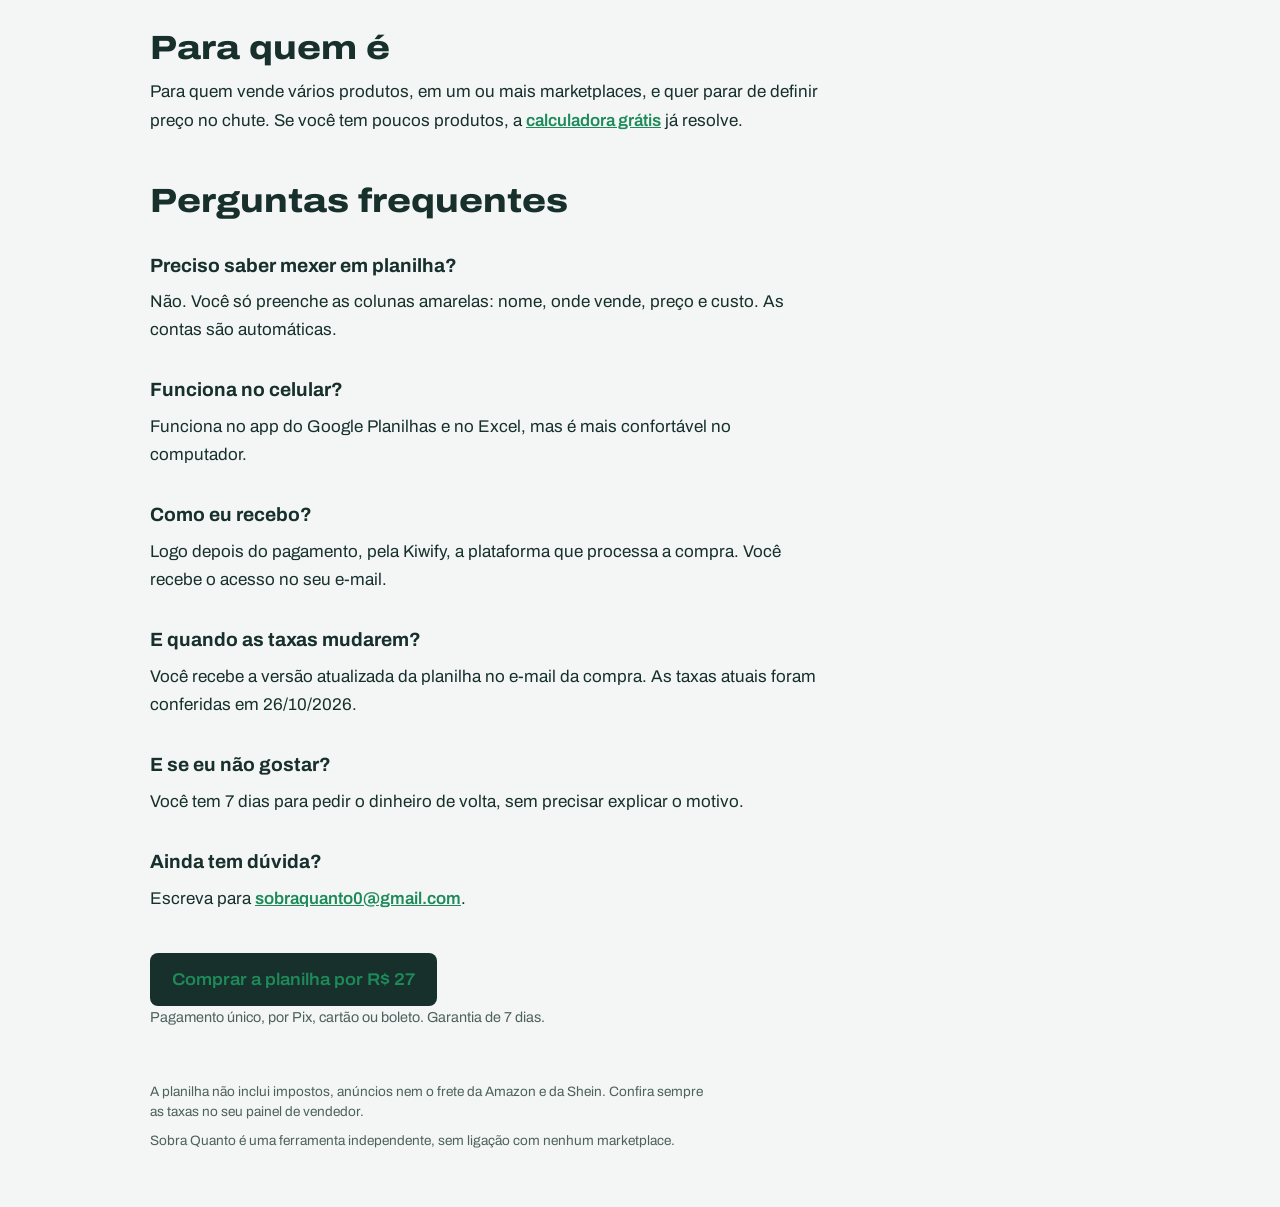
<file: planilha.html>
<!DOCTYPE html>
<html lang="pt-BR">
<head>
  <meta charset="UTF-8">
  <meta name="viewport" content="width=device-width, initial-scale=1">

  <title>Planilha de lucro por marketplace: calcule o catálogo inteiro | Sobra Quanto</title>
  <meta name="description" content="Planilha que calcula as taxas da Shopee, Mercado Livre, Amazon, Magalu, TikTok Shop e Shein para todos os seus produtos e diz quanto cobrar para ganhar o que você quer. Funciona no Excel e no Google Planilhas.">
  <link rel="canonical" href="https://pedroomello.github.io/calculadora/planilha.html">

  <meta property="og:type" content="website">
  <meta property="og:locale" content="pt_BR">
  <meta property="og:url" content="https://pedroomello.github.io/calculadora/planilha.html">
  <meta property="og:title" content="Calcule o lucro do seu catálogo inteiro de uma vez">
  <meta property="og:description" content="Planilha Sobra Quanto: taxas de 6 marketplaces, preço certo para a sua margem e aviso de armadilha de preço.">

  <link rel="preconnect" href="https://fonts.googleapis.com">
  <link rel="preconnect" href="https://fonts.gstatic.com" crossorigin>
  <link href="https://fonts.googleapis.com/css2?family=Archivo:wdth,wght@62..125,400..800&display=swap" rel="stylesheet">

  <link rel="stylesheet" href="estilo.css">
</head>
<body>

  <!-- ======================================================================
       LINK DE COMPRA (Kiwify): está nos DOIS botões "Comprar a planilha".
       Se o link mudar, troque nos dois.
       ====================================================================== -->

  <header class="topo">
    <a class="marca" href="./">Sobra Quanto</a>
    <h1>Calcule o lucro do seu catálogo inteiro de uma vez</h1>
    <p class="subtitulo">
      Uma planilha que faz a conta das taxas da Shopee, do Mercado Livre, da Amazon, do Magalu, do TikTok Shop e da Shein
      para todos os seus produtos, e diz quanto cobrar para ganhar o que você quer.
    </p>
    <div class="compra">
      <a class="botao-comprar" href="https://pay.kiwify.com.br/5HXC1b4">Comprar a planilha por R$ 27</a>
      <p class="compra-detalhe">Pagamento único. Funciona no Excel e no Google Planilhas.</p>
    </div>
  </header>

  <main class="venda">

    <!-- Prévia da planilha com os números de verdade dos exemplos -->
    <section class="previa" aria-labelledby="titulo-previa">
      <h2 id="titulo-previa">Assim ela fica</h2>
      <p class="previa-pergunta">Quanto você quer ganhar em cada venda? <span class="celula-amarela">30%</span></p>
      <div class="tabela-rolagem">
        <table class="tabela-planilha">
          <thead>
            <tr>
              <th scope="col">Produto</th>
              <th scope="col">Onde vende</th>
              <th scope="col">Preço</th>
              <th scope="col">Custo</th>
              <th scope="col">Seu lucro</th>
              <th scope="col">Preço para ganhar 30%</th>
              <th scope="col">Aviso</th>
            </tr>
          </thead>
          <tbody>
            <tr>
              <td class="sim">Capinha de celular</td><td class="sim">Shopee</td><td class="sim">R$ 29,90</td><td class="sim">R$ 9,50</td>
              <td class="forte">R$ 9,92</td><td>R$ 28,00</td><td></td>
            </tr>
            <tr>
              <td class="sim">Fone bluetooth</td><td class="sim">Mercado Livre Clássico</td><td class="sim">R$ 82,00</td><td class="sim">R$ 42,00</td>
              <td class="forte">R$ 17,21</td><td>R$ 94,75</td>
              <td class="alerta">Armadilha: cobre R$ 78,99 ou a partir de R$ 84,44</td>
            </tr>
            <tr>
              <td class="sim">Caneca personalizada</td><td class="sim">Shopee</td><td class="sim">R$ 85,00</td><td class="sim">R$ 34,00</td>
              <td class="forte">R$ 23,10</td><td>R$ 77,00</td>
              <td class="alerta">Armadilha: cobre R$ 79,99 ou a partir de R$ 87,78</td>
            </tr>
            <tr>
              <td class="sim">Vestido midi</td><td class="sim">Shein</td><td class="sim">R$ 119,90</td><td class="sim">R$ 53,00</td>
              <td class="forte">R$ 47,72</td><td>R$ 98,15</td><td></td>
            </tr>
          </tbody>
        </table>
      </div>
      <p class="nota-tabela">Você preenche as colunas amarelas. O resto a planilha calcula sozinha.</p>
    </section>

    <section class="explica">
      <h2>O que ela faz</h2>

      <h3>Seu catálogo inteiro numa tela</h3>
      <p>Até 100 produtos, cada um no marketplace onde você vende. Você vê as taxas, o lucro e a margem de todos de uma vez.</p>

      <h3>O preço certo para a sua margem</h3>
      <p>Você diz quanto quer ganhar em cada venda, por exemplo 30%, e ela calcula quanto cobrar em cada produto, já com as taxas do marketplace.</p>

      <h3>Avisos de armadilha e de prejuízo</h3>
      <p>Logo acima de alguns preços, como R$ 79 no Mercado Livre e R$ 80 na Shopee, a taxa sobe tanto que você recebe menos. A planilha avisa e diz quanto cobrar.</p>

      <h3>Onde cada produto rende mais</h3>
      <p>A aba Comparar mostra o lucro de cada produto nos 6 marketplaces e aponta o melhor lugar para vender.</p>

      <h2>Para quem é</h2>
      <p>
        Para quem vende vários produtos, em um ou mais marketplaces, e quer parar de definir preço no chute.
        Se você tem poucos produtos, a <a href="./">calculadora grátis</a> já resolve.
      </p>

      <h2>Perguntas frequentes</h2>

      <h3>Preciso saber mexer em planilha?</h3>
      <p>Não. Você só preenche as colunas amarelas: nome, onde vende, preço e custo. As contas são automáticas.</p>

      <h3>Funciona no celular?</h3>
      <p>Funciona no app do Google Planilhas e no Excel, mas é mais confortável no computador.</p>

      <h3>Como eu recebo?</h3>
      <p>Logo depois do pagamento, pela Kiwify, a plataforma que processa a compra. Você recebe o acesso no seu e-mail.</p>

      <h3>E quando as taxas mudarem?</h3>
      <p>Você recebe a versão atualizada da planilha no e-mail da compra. As taxas atuais foram conferidas em 26/10/2026.</p>

      <h3>E se eu não gostar?</h3>
      <p>Você tem 7 dias para pedir o dinheiro de volta, sem precisar explicar o motivo.</p>

      <h3>Ainda tem dúvida?</h3>
      <p>Escreva para <a href="mailto:sobraquanto0@gmail.com">sobraquanto0@gmail.com</a>.</p>

      <div class="compra compra-final">
        <a class="botao-comprar" href="https://pay.kiwify.com.br/5HXC1b4">Comprar a planilha por R$ 27</a>
        <p class="compra-detalhe">Pagamento único, por Pix, cartão ou boleto. Garantia de 7 dias.</p>
      </div>
    </section>

  </main>

  <footer class="rodape">
    <p>A planilha não inclui impostos, anúncios nem o frete da Amazon e da Shein. Confira sempre as taxas no seu painel de vendedor.</p>
    <p>Sobra Quanto é uma ferramenta independente, sem ligação com nenhum marketplace.</p>
  </footer>

</body>
</html>
</file>
<file: estilo.css>
/* =====================================================================
   ESTILO DO SITE
   As cores ficam guardadas aqui em cima, com nomes.
   Para mudar uma cor no site inteiro, troque só o valor aqui.
   ===================================================================== */

:root {
  --papel: #f3f6f5;        /* fundo da página */
  --branco: #ffffff;       /* fundo do extrato */
  --tinta: #17302c;        /* texto principal */
  --tinta-suave: #4e615d;  /* texto secundário */
  --linha: #d5dedb;        /* bordas e divisórias */
  --lucro: #1e8a5a;        /* verde do lucro */
  --taxa: #7b3f68;         /* roxo da parte da Shopee */
  --custo: #a9b6b2;        /* cinza dos custos */
  --perigo: #b42318;       /* vermelho de prejuízo e erro */
  --aviso-fundo: #fbf1d9;
  --aviso-texto: #5c4100;

  --fonte: "Archivo", system-ui, sans-serif;
}

/* ---------- Base ---------- */

* {
  box-sizing: border-box;
}

[hidden] {
  display: none !important;
}

body {
  margin: 0;
  padding: 0 16px;
  background: var(--papel);
  color: var(--tinta);
  font-family: var(--fonte);
  font-size: 17px;
  line-height: 1.5;
}

/* ---------- Topo ---------- */

.topo {
  max-width: 980px;
  margin: 0 auto;
  padding: 48px 0 32px;
}

.topo h1 {
  margin: 0;
  max-width: 14ch;
  font-size: clamp(2.1rem, 7vw, 3.6rem);
  font-weight: 800;
  font-stretch: 125%;
  line-height: 1.02;
  letter-spacing: -0.01em;
}

.subtitulo {
  margin: 16px 0 0;
  color: var(--tinta-suave);
  font-size: 1.1rem;
}

/* ---------- Calculadora: duas colunas no computador, uma no celular ---------- */

.calculadora {
  max-width: 980px;
  margin: 0 auto;
  display: grid;
  grid-template-columns: minmax(0, 1fr) minmax(0, 1.15fr);
  gap: 40px;
  align-items: start;
}

@media (max-width: 760px) {
  .calculadora {
    grid-template-columns: minmax(0, 1fr);
    gap: 28px;
  }
  .topo {
    padding: 32px 0 24px;
  }
}

/* ---------- Escolha do marketplace ---------- */

.lugares {
  margin: 0 0 24px;
  padding: 0;
  border: 0;
}

.lugares legend {
  margin-bottom: 10px;
  padding: 0;
  font-weight: 600;
}

.opcoes-lugar {
  display: flex;
  flex-wrap: wrap;
  gap: 8px;
}

.opcoes-lugar label {
  position: relative;
  cursor: pointer;
}

/* A bolinha do rádio fica escondida; o "botão" inteiro é clicável. */
.opcoes-lugar input {
  position: absolute;
  opacity: 0;
  pointer-events: none;
}

.opcoes-lugar span {
  display: block;
  padding: 8px 14px;
  background: var(--branco);
  border: 1.5px solid var(--linha);
  border-radius: 999px;
  font-size: 0.95rem;
  font-weight: 500;
}

.opcoes-lugar label:hover span {
  border-color: var(--tinta-suave);
}

.opcoes-lugar input:checked + span {
  background: var(--tinta);
  border-color: var(--tinta);
  color: var(--branco);
}

.opcoes-lugar input:focus-visible + span {
  outline: 3px solid rgba(30, 138, 90, 0.45);
  outline-offset: 2px;
}

/* ---------- Campos de digitar ---------- */

.campo {
  margin-bottom: 20px;
}

.campo label {
  display: block;
  margin-bottom: 6px;
  font-weight: 600;
}

.opcional {
  color: var(--tinta-suave);
  font-weight: 400;
}

.caixa {
  display: flex;
  align-items: center;
  gap: 8px;
  padding: 0 14px;
  background: var(--branco);
  border: 1.5px solid var(--linha);
  border-radius: 8px;
}

.caixa:focus-within {
  border-color: var(--tinta);
  outline: 3px solid rgba(30, 138, 90, 0.35);
}

.caixa span {
  color: var(--tinta-suave);
  font-weight: 600;
}

.caixa input,
.campo select {
  width: 100%;
  min-width: 0;
  padding: 12px 0;
  border: 0;
  background: transparent;
  color: var(--tinta);
  font: inherit;
  font-size: 1.35rem;
  font-weight: 600;
  font-variant-numeric: tabular-nums;
}

.caixa input:focus {
  outline: none;
}

.caixa:has(input[aria-invalid="true"]) {
  border-color: var(--perigo);
}

/* Listas de escolha (Tipo de anúncio, Peso, Plano). */
.campo select {
  padding: 12px 14px;
  background: var(--branco);
  border: 1.5px solid var(--linha);
  border-radius: 8px;
  font-size: 1rem;
  font-weight: 500;
  cursor: pointer;
}

.campo select:focus-visible {
  border-color: var(--tinta);
  outline: 3px solid rgba(30, 138, 90, 0.35);
}

/* Campos lado a lado (viram um embaixo do outro no celular). */
.dupla {
  display: grid;
  grid-template-columns: minmax(0, 1fr) minmax(0, 1fr);
  gap: 0 14px;
}

@media (max-width: 420px) {
  .dupla {
    grid-template-columns: minmax(0, 1fr);
  }
}

.caixa-curta {
  max-width: 160px;
}

.dica {
  margin: -12px 0 20px;
  color: var(--tinta-suave);
  font-size: 0.9rem;
}

.extras {
  padding-top: 4px;
}

.erro {
  margin: 6px 0 0;
  min-height: 0;
  color: var(--perigo);
  font-size: 0.9rem;
}

.erro:empty {
  display: none;
}

.caixinha {
  display: flex;
  gap: 10px;
  align-items: flex-start;
  color: var(--tinta-suave);
  font-size: 0.95rem;
  cursor: pointer;
}

.caixinha input {
  width: 18px;
  height: 18px;
  margin-top: 3px;
  accent-color: var(--lucro);
  flex-shrink: 0;
}

/* ---------- Extrato (o resultado) ---------- */

.extrato {
  background: var(--branco);
  border: 1px solid var(--linha);
  border-radius: 8px;
  padding: 24px;
}

.extrato h2 {
  margin: 0 0 16px;
  font-size: 1rem;
  font-weight: 600;
  color: var(--tinta-suave);
}

.vazio {
  margin: 0;
  color: var(--tinta-suave);
}

.linhas {
  margin: 0;
  font-variant-numeric: tabular-nums;
}

/* Cada linha tem pontinhos ligando o nome ao valor, como num recibo. */
.linha {
  display: flex;
  align-items: baseline;
  padding: 5px 0;
}

.linha dt {
  display: flex;
  align-items: baseline;
  flex: 1;
  min-width: 0;
}

.linha dt::after {
  content: "";
  flex: 1;
  margin: 0 8px;
  border-bottom: 1.5px dotted var(--custo);
}

.linha dd {
  margin: 0;
  font-weight: 600;
  white-space: nowrap;
}

.linha.desconto dd {
  color: var(--taxa);
}

.linha.subtotal {
  margin-top: 4px;
  padding-top: 9px;
  border-top: 1px solid var(--linha);
}

.linha.total {
  margin-top: 8px;
  padding-top: 14px;
  border-top: 2px solid var(--tinta);
  align-items: center;
}

.linha.total dt {
  flex-direction: column;
  align-items: flex-start;
  font-weight: 700;
}

.linha.total dt::after {
  display: none;
}

.margem {
  color: var(--tinta-suave);
  font-size: 0.9rem;
  font-weight: 400;
}

.linha.total dd {
  margin-left: auto;
  color: var(--lucro);
  font-size: 2.3rem;
  font-weight: 800;
  font-stretch: 112%;
  line-height: 1;
}

.linha.total.negativo dd,
.linha.total.negativo .margem {
  color: var(--perigo);
}

/* ---------- Barra "para onde vai o dinheiro" ---------- */

.barra {
  display: flex;
  height: 14px;
  margin-top: 22px;
  border-radius: 7px;
  overflow: hidden;
  background: var(--papel);
}

.parte {
  height: 100%;
  transition: width 0.25s ease;
}

.parte.taxa  { background: var(--taxa); }
.parte.custo { background: var(--custo); }
.parte.lucro { background: var(--lucro); }

.legenda {
  display: flex;
  flex-wrap: wrap;
  gap: 4px 18px;
  margin: 10px 0 0;
  padding: 0;
  list-style: none;
  font-size: 0.9rem;
  color: var(--tinta-suave);
}

.legenda li::before {
  content: "";
  display: inline-block;
  width: 10px;
  height: 10px;
  margin-right: 6px;
  border-radius: 2px;
  background: currentColor;
}

.legenda li.taxa::before  { background: var(--taxa); }
.legenda li.custo::before { background: var(--custo); }
.legenda li.lucro::before { background: var(--lucro); }

/* ---------- Aviso de armadilha e preço mínimo ---------- */

.aviso {
  margin-top: 20px;
  padding: 14px 16px;
  background: var(--aviso-fundo);
  color: var(--aviso-texto);
  border-radius: 8px;
}

.aviso p {
  margin: 4px 0 0;
}

.minimo {
  margin: 20px 0 0;
  color: var(--tinta-suave);
}

.minimo strong {
  color: var(--tinta);
  font-variant-numeric: tabular-nums;
}

/* ---------- Rodapé ---------- */

.rodape {
  max-width: 980px;
  margin: 0 auto;
  padding: 40px 0 48px;
  color: var(--tinta-suave);
  font-size: 0.85rem;
}

.rodape p {
  max-width: 70ch;
  margin: 0 0 8px;
}

/* Quem pediu ao computador para reduzir animações não vê a barra animar. */
@media (prefers-reduced-motion: reduce) {
  .parte {
    transition: none;
  }
}

/* ---------- Texto explicativo (embaixo da calculadora) ---------- */

.explica {
  max-width: 980px;
  margin: 72px auto 0;
  padding-top: 40px;
  border-top: 1px solid var(--linha);
}

.explica > * {
  max-width: 68ch;
}

.explica h2 {
  margin: 48px 0 12px;
  font-size: clamp(1.6rem, 4.5vw, 2.1rem);
  font-weight: 800;
  font-stretch: 115%;
  line-height: 1.1;
}

.explica h2:first-child {
  margin-top: 0;
}

.explica h3 {
  margin: 32px 0 8px;
  font-size: 1.2rem;
  font-weight: 700;
}

.explica p {
  margin: 0 0 12px;
  line-height: 1.65;
}

/* Tabelas podem rolar para o lado no celular, sem quebrar a página. */
.tabela-rolagem {
  overflow-x: auto;
  margin: 12px 0 16px;
  border: 1px solid var(--linha);
  border-radius: 8px;
  background: var(--branco);
}

.explica .tabela-rolagem {
  max-width: 720px;
}

.explica table {
  width: 100%;
  border-collapse: collapse;
  font-variant-numeric: tabular-nums;
  font-size: 0.95rem;
}

.explica th,
.explica td {
  padding: 10px 14px;
  text-align: left;
  white-space: nowrap;
  border-bottom: 1px solid var(--linha);
}

.explica tbody tr:last-child th,
.explica tbody tr:last-child td {
  border-bottom: 0;
}

.explica thead th {
  color: var(--tinta-suave);
  font-size: 0.85rem;
  font-weight: 600;
}

.explica tbody th {
  font-weight: 600;
}

.nota-tabela {
  color: var(--tinta-suave);
  font-size: 0.9rem;
}

@media (max-width: 760px) {
  .explica {
    margin-top: 48px;
    padding-top: 32px;
  }
}

/* ---------- Marca (nome do site no topo) ---------- */

.marca {
  display: inline-block;
  margin-bottom: 20px;
  color: var(--lucro);
  font-weight: 800;
  font-stretch: 112%;
  font-size: 1.05rem;
  text-decoration: none;
}

.marca:hover {
  text-decoration: underline;
}

/* ---------- Faixa "Tem muitos produtos?" (na calculadora) ---------- */

.faixa-planilha {
  max-width: 980px;
  margin: 40px auto 0;
  padding: 20px 24px;
  display: flex;
  flex-wrap: wrap;
  align-items: center;
  justify-content: space-between;
  gap: 12px 24px;
  background: var(--branco);
  border: 1.5px solid var(--lucro);
  border-radius: 8px;
}

.faixa-planilha p {
  margin: 0;
  max-width: 60ch;
}

.faixa-planilha strong {
  display: block;
  font-size: 1.1rem;
}

/* ---------- Botão de compra ---------- */

.botao-comprar,
.faixa-planilha a {
  display: inline-block;
  padding: 14px 22px;
  background: var(--tinta);
  color: var(--branco);
  border-radius: 8px;
  font-weight: 700;
  font-stretch: 108%;
  text-decoration: none;
  white-space: nowrap;
}

.botao-comprar:hover,
.faixa-planilha a:hover {
  background: var(--lucro);
}

.botao-comprar:focus-visible,
.faixa-planilha a:focus-visible {
  outline: 3px solid rgba(30, 138, 90, 0.45);
  outline-offset: 2px;
}

.compra {
  margin-top: 28px;
}

.compra-detalhe {
  margin: 10px 0 0;
  color: var(--tinta-suave);
  font-size: 0.9rem;
}

.compra-final {
  margin-top: 40px;
}

/* ---------- Página de vendas ---------- */

.venda {
  max-width: 980px;
  margin: 0 auto;
}

.previa h2 {
  margin: 8px 0 12px;
  font-size: 1rem;
  font-weight: 600;
  color: var(--tinta-suave);
}

.previa-pergunta {
  margin: 0 0 12px;
  font-weight: 600;
}

.celula-amarela {
  display: inline-block;
  margin-left: 6px;
  padding: 2px 10px;
  background: #fff4cc;
  border: 1px solid #e8d48a;
  border-radius: 4px;
  font-variant-numeric: tabular-nums;
}

.tabela-planilha {
  width: 100%;
  border-collapse: collapse;
  font-size: 0.9rem;
  font-variant-numeric: tabular-nums;
}

.tabela-planilha th {
  padding: 10px;
  background: var(--tinta);
  color: var(--branco);
  font-weight: 600;
  text-align: left;
  vertical-align: bottom;
}

.tabela-planilha td {
  padding: 9px 10px;
  background: #f1f4f3;
  border-bottom: 1px solid var(--linha);
  white-space: nowrap;
}

.tabela-planilha td.sim {
  background: #fff4cc;
}

.tabela-planilha td.forte {
  font-weight: 700;
  color: var(--lucro);
}

.tabela-planilha td.alerta {
  min-width: 190px;
  background: #fbe7b5;
  color: var(--aviso-texto);
  white-space: normal;
}

/* Links dentro do texto */
.explica a {
  color: var(--lucro);
  font-weight: 600;
}

.previa .tabela-rolagem {
  margin: 0;
}

.previa .nota-tabela {
  margin-top: 10px;
}

/* ---------- Links para as outras calculadoras ---------- */

.outras {
  display: flex;
  flex-wrap: wrap;
  gap: 8px;
  margin: 8px 0 0;
  padding: 0;
  list-style: none;
}

.explica .outras {
  max-width: none;
}

.outras a {
  display: block;
  padding: 8px 14px;
  background: var(--branco);
  border: 1.5px solid var(--linha);
  border-radius: 999px;
  color: var(--tinta);
  font-weight: 600;
  text-decoration: none;
}

.outras a:hover {
  border-color: var(--lucro);
  color: var(--lucro);
}

.explica .tabela-larga {
  max-width: 100%;
}
</file>
